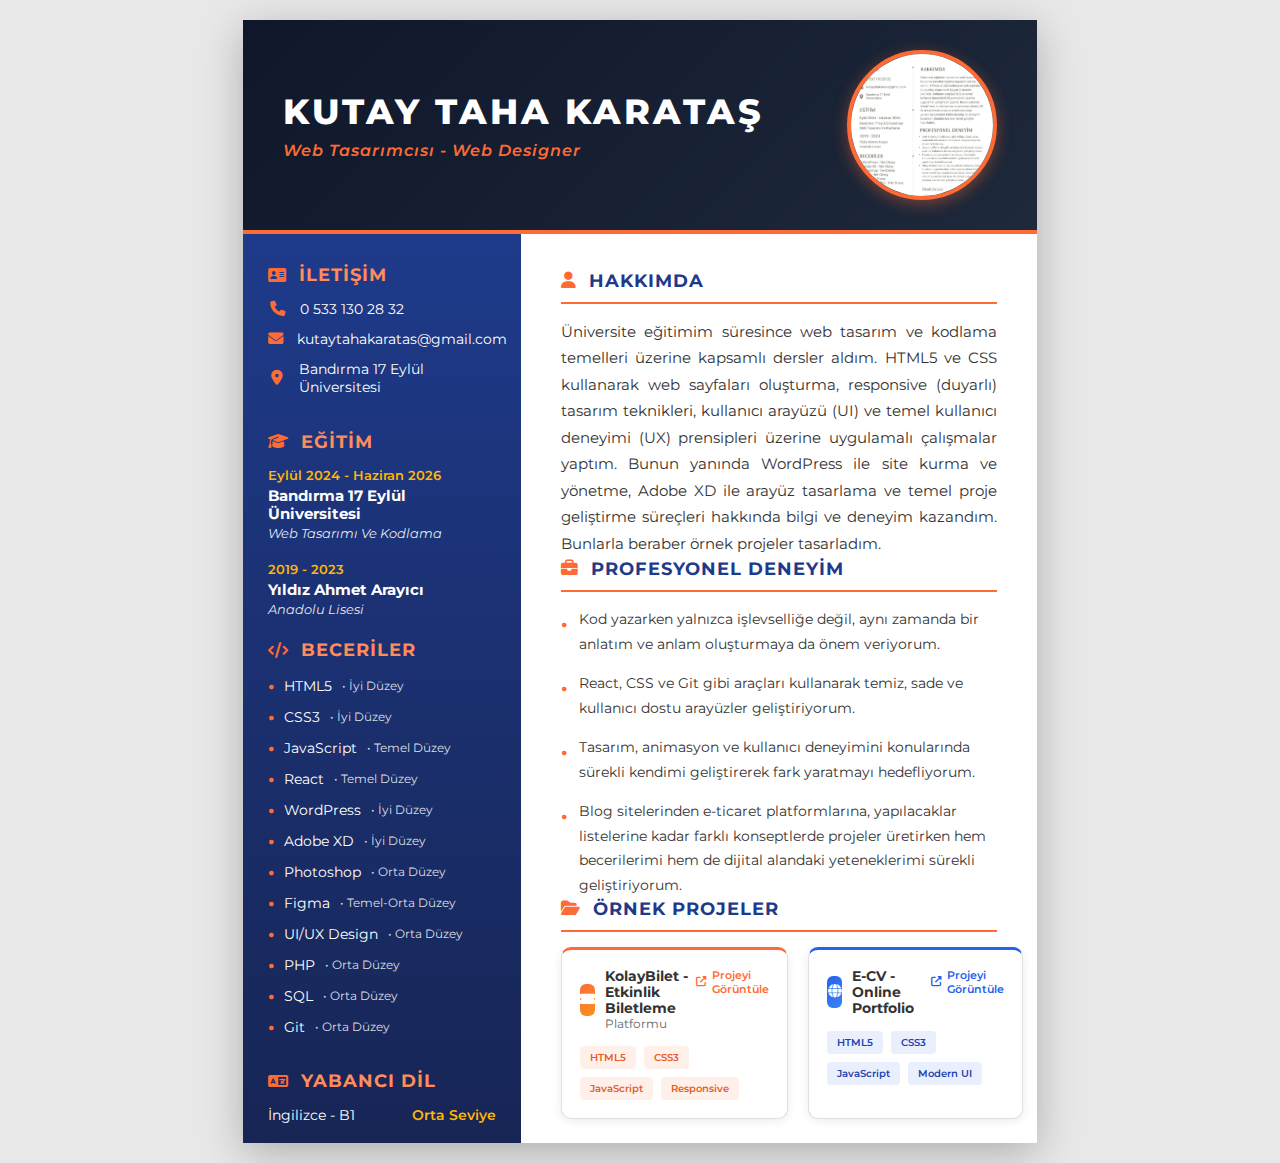
<file: a4-cv.html>
<!DOCTYPE html>
<html lang="tr">
    <head>
        <meta charset="UTF-8">
        <meta name="viewport" content="width=device-width, initial-scale=1.0">
        <title>Kutay Taha Karataş - CV</title>
        <link rel="stylesheet" href="https://cdnjs.cloudflare.com/ajax/libs/font-awesome/6.4.0/css/all.min.css">
        <link href="https://fonts.googleapis.com/css2?family=Montserrat:wght@400;500;600;700;800&display=swap" rel="stylesheet">
        <style>
            * {
                margin: 0;
                padding: 0;
                box-sizing: border-box;
            }

            body {
                font-family: 'Montserrat', sans-serif;
                background: #e8e8e8;
                display: flex;
                justify-content: center;
                padding: 20px;
            }

            .cv-container {
                width: 210mm;
                height: 297mm;
                background: #fff;
                display: grid;
                grid-template-columns: 35% 65%;
                grid-template-rows: auto 1fr;
                box-shadow: 0 10px 40px rgba(0, 0, 0, 0.25);
                overflow: hidden;
            }

            /* Header Section */
            .header {
                grid-column: 1 / -1;
                background: linear-gradient(135deg, #0f172a 0%, #1e293b 100%);
                padding: 30px 40px;
                display: flex;
                justify-content: space-between;
                align-items: center;
                border-bottom: 4px solid #ff6b35; /* ORANGE Accent Line */
            }

            .header-content h1 {
                color: #fff;
                font-size: 2.2rem;
                font-weight: 800;
                letter-spacing: 3px;
                margin-bottom: 8px;
            }

            .header-content p {
                color: #ff6b35; /* ORANGE Accent */
                font-size: 1rem;
                font-weight: 600;
                letter-spacing: 1px;
                font-style: italic;
            }

            .profile-photo {
                width: 150px;
                height: 150px;
                border-radius: 50%;
                border: 4px solid #ff6b35; /* ORANGE Accent */
                object-fit: cover;
                object-position: center 60%; /* Shift focus down to move face UP */
                box-shadow: 0 4px 15px rgba(255, 107, 53, 0.4);
            }

            /* Left Sidebar */
            .sidebar {
                background: linear-gradient(180deg, #1e3a8a 0%, #172554 100%); /* Deep Blue */
                padding: 30px 25px;
                color: #fff;
                display: flex;
                flex-direction: column;
                justify-content: space-between;
            }

            .section-title {
                display: flex;
                align-items: center;
                gap: 12px;
                font-size: 1.1rem;
                font-weight: 700;
                margin-bottom: 15px;
                color: #ff8c5a; /* Light Orange */
                text-transform: uppercase;
                letter-spacing: 1px;
            }

            .section-title i {
                font-size: 1rem;
                color: #ff6b35; /* Strong Orange */
            }

            /* Contact Section */
            .contact-item {
                display: flex;
                align-items: center;
                gap: 14px;
                margin-bottom: 12px;
                font-size: 0.9rem;
            }

            .contact-item i {
                width: 18px;
                text-align: center;
                font-size: 0.95rem;
                color: #ff6b35; /* ORANGE */
            }

            /* Education Section */
            .education-item {
                margin-bottom: 20px;
            }

            .education-item:last-child {
                margin-bottom: 0;
            }

            .education-date {
                color: #ffb703; /* Yellow-Orange for dates */
                font-size: 0.82rem;
                font-weight: 600;
                margin-bottom: 4px;
            }

            .education-school {
                font-size: 0.92rem;
                font-weight: 700;
                margin-bottom: 2px;
            }

            .education-degree {
                font-size: 0.82rem;
                color: rgba(255, 255, 255, 0.9);
                font-style: italic;
            }

            /* Skills Section */
            .skill-item {
                display: flex;
                align-items: center;
                gap: 10px;
                font-size: 0.85rem;
                margin-bottom: 10px;
            }

            .skill-item::before {
                content: "•";
                color: #ff6b35; /* ORANGE */
                font-weight: bold;
                font-size: 1.1rem;
            }

            .skill-level {
                color: rgba(255, 255, 255, 0.85);
                font-size: 0.75rem;
            }

            /* Language Section */
            .language-item {
                display: flex;
                justify-content: space-between;
                align-items: center;
                font-size: 0.9rem;
            }

            .language-level {
                color: #ffb703; /* Yellow-Orange */
                font-size: 0.85rem;
                font-weight: 600;
            }

            /* Main Content */
            .main-content {
                padding: 35px 40px;
                background: #fff;
                display: flex;
                flex-direction: column;
                justify-content: space-between;
            }

            .main-section-title {
                display: flex;
                align-items: center;
                gap: 12px;
                font-size: 1.15rem;
                font-weight: 700;
                color: #1e3a8a; /* Deep Blue from Sidebar */
                margin-bottom: 15px;
                padding-bottom: 10px;
                border-bottom: 2px solid #ff6b35; /* ORANGE Line */
                text-transform: uppercase;
                letter-spacing: 1px;
            }

            .main-section-title i {
                font-size: 1.05rem;
                color: #ff6b35; /* ORANGE Icon */
            }

            /* About Section */
            .about-text {
                font-size: 0.92rem;
                line-height: 1.8;
                color: #333;
                text-align: justify;
            }

            /* Experience Section */
            .experience-item {
                display: flex;
                align-items: flex-start;
                gap: 12px;
                margin-bottom: 15px;
                font-size: 0.9rem;
                line-height: 1.7;
                color: #333;
            }

            .experience-item:last-child {
                margin-bottom: 0;
            }

            .experience-item::before {
                content: "•";
                color: #ff6b35; /* ORANGE Bullet */
                font-weight: bold;
                margin-top: 2px;
                font-size: 1.1rem;
            }

            /* Projects Section */
            .projects-grid {
                display: grid;
                grid-template-columns: 1fr 1fr;
                gap: 20px;
            }

            .project-card {
                background: #fff;
                border-radius: 10px;
                padding: 18px;
                box-shadow: 0 2px 10px rgba(0, 0, 0, 0.08);
                border: 1px solid #e0e0e0;
                border-top: 3px solid #ff6b35; /* Orange accent on top */
            }

            /* KolayBilet Specifics - Orange Theme */
            .project-kolaybilet {
                border-top-color: #ff6b35;
            }
            .project-kolaybilet .project-icon {
                background: linear-gradient(135deg, #ff6b35, #f7931e);
            }
            .project-kolaybilet .project-link {
                color: #ff6b35;
            }
            .project-kolaybilet .project-tag {
                background: rgba(255, 107, 53, 0.1);
                color: #e85a24;
            }

            /* E-CV Specifics - Blue Theme */
            .project-ecv {
                border-top-color: #2563eb; /* Blue */
            }
            .project-ecv .project-icon {
                background: linear-gradient(135deg, #2563eb, #3b82f6);
            }
            .project-ecv .project-link {
                color: #2563eb;
            }
            .project-ecv .project-tag {
                background: rgba(37, 99, 235, 0.1);
                color: #1e40af;
            }

            .project-header {
                display: flex;
                justify-content: space-between;
                align-items: flex-start;
                margin-bottom: 15px;
            }

            .project-info {
                display: flex;
                align-items: center;
                gap: 10px;
            }

            .project-icon {
                width: 32px;
                height: 32px;
                background: linear-gradient(135deg, #ff6b35, #f7931e); /* Orange Gradient */
                border-radius: 6px;
                display: flex;
                align-items: center;
                justify-content: center;
                color: #fff;
                font-size: 0.85rem;
            }

            .project-title {
                font-size: 0.85rem;
                font-weight: 700;
                color: #333;
            }

            .project-subtitle {
                font-size: 0.75rem;
                color: #666;
            }

            .project-link {
                display: flex;
                align-items: center;
                gap: 6px;
                font-size: 0.7rem;
                color: #1e3a8a; /* Deep Blue Link */
                text-decoration: none;
                font-weight: 600;
            }

            .project-link:hover {
                color: #ff6b35; /* Orange Hover */
            }

            .project-link i {
                font-size: 0.65rem;
            }

            .project-tags {
                display: flex;
                flex-wrap: wrap;
                gap: 8px;
            }

            .project-tag {
                background: rgba(30, 58, 138, 0.08); /* Light Blue bg */
                color: #1e3a8a; /* Deep Blue text */
                padding: 5px 10px;
                border-radius: 4px;
                font-size: 0.65rem;
                font-weight: 600;
            }

            /* Print Styles */
            @media print {
                html,
                body {
                    width: 210mm;
                    height: 297mm;
                    margin: 0;
                    padding: 0;
                    background: #fff;
                    -webkit-print-color-adjust: exact;
                    print-color-adjust: exact;
                }

                body {
                    display: block; /* Disable flex centering for print */
                }

                .cv-container {
                    box-shadow: none;
                    width: 100%;
                    height: 100%;
                    margin: 0;
                    padding: 0;
                    border: none;
                    display: grid; /* Keep grid layout */
                    overflow: hidden;
                }

                * {
                    -webkit-print-color-adjust: exact;
                    print-color-adjust: exact;
                }
            }

            @page {
                size: A4;
                margin: 0;
            }
        </style>
    </head>
    <body>
        <div
            class="cv-container">
            <!-- Header -->
            <header class="header">
                <div class="header-content">
                    <h1>KUTAY TAHA KARATAŞ</h1>
                    <p>Web Tasarımcısı - Web Designer</p>
                </div>
                <img src="profile.jpg" alt="Kutay Taha Karataş" class="profile-photo">
            </header>

            <!-- Left Sidebar -->
            <aside
                class="sidebar">
                <!-- İletişim -->
                <div class="section">
                    <h2 class="section-title">
                        <i class="fas fa-address-card"></i>
                        İLETİŞİM
                    </h2>
                    <div class="contact-item">
                        <i class="fas fa-phone"></i>
                        <span>0 533 130 28 32</span>
                    </div>
                    <div class="contact-item">
                        <i class="fas fa-envelope"></i>
                        <span>kutaytahakaratas@gmail.com</span>
                    </div>
                    <div class="contact-item">
                        <i class="fas fa-map-marker-alt"></i>
                        <span>Bandırma 17 Eylül Üniversitesi</span>
                    </div>
                </div>

                <!-- Eğitim -->
                <div class="section">
                    <h2 class="section-title">
                        <i class="fas fa-graduation-cap"></i>
                        EĞİTİM
                    </h2>
                    <div class="education-item">
                        <div class="education-date">Eylül 2024 - Haziran 2026</div>
                        <div class="education-school">Bandırma 17 Eylül Üniversitesi</div>
                        <div class="education-degree">Web Tasarımı Ve Kodlama</div>
                    </div>
                    <div class="education-item">
                        <div class="education-date">2019 - 2023</div>
                        <div class="education-school">Yıldız Ahmet Arayıcı</div>
                        <div class="education-degree">Anadolu Lisesi</div>
                    </div>
                </div>

                <!-- Beceriler -->
                <div class="section">
                    <h2 class="section-title">
                        <i class="fas fa-code"></i>
                        BECERİLER
                    </h2>
                    <div class="skill-item">HTML5
                        <span class="skill-level">• İyi Düzey</span>
                    </div>
                    <div class="skill-item">CSS3
                        <span class="skill-level">• İyi Düzey</span>
                    </div>
                    <div class="skill-item">JavaScript
                        <span class="skill-level">• Temel Düzey</span>
                    </div>
                    <div class="skill-item">React
                        <span class="skill-level">• Temel Düzey</span>
                    </div>
                    <div class="skill-item">WordPress
                        <span class="skill-level">• İyi Düzey</span>
                    </div>
                    <div class="skill-item">Adobe XD
                        <span class="skill-level">• İyi Düzey</span>
                    </div>
                    <div class="skill-item">Photoshop
                        <span class="skill-level">• Orta Düzey</span>
                    </div>
                    <div class="skill-item">Figma
                        <span class="skill-level">• Temel-Orta Düzey</span>
                    </div>
                    <div class="skill-item">UI/UX Design
                        <span class="skill-level">• Orta Düzey</span>
                    </div>
                    <div class="skill-item">PHP
                        <span class="skill-level">• Orta Düzey</span>
                    </div>
                    <div class="skill-item">SQL
                        <span class="skill-level">• Orta Düzey</span>
                    </div>
                    <div class="skill-item">Git
                        <span class="skill-level">• Orta Düzey</span>
                    </div>
                </div>

                <!-- Yabancı Dil -->
                <div class="section">
                    <h2 class="section-title">
                        <i class="fas fa-language"></i>
                        YABANCI DİL
                    </h2>
                    <div class="language-item">
                        <span>İngilizce - B1</span>
                        <span class="language-level">Orta Seviye</span>
                    </div>
                </div>
            </aside>

            <!-- Main Content -->
            <main
                class="main-content">
                <!-- Hakkımda -->
                <div class="main-section">
                    <h2 class="main-section-title">
                        <i class="fas fa-user"></i>
                        HAKKIMDA
                    </h2>
                    <p class="about-text">
                        Üniversite eğitimim süresince web tasarım ve kodlama temelleri üzerine kapsamlı dersler aldım. HTML5 ve CSS kullanarak web sayfaları oluşturma, responsive (duyarlı) tasarım teknikleri, kullanıcı arayüzü (UI) ve temel kullanıcı deneyimi (UX) prensipleri üzerine uygulamalı çalışmalar yaptım. Bunun yanında WordPress ile site kurma ve yönetme, Adobe XD ile arayüz tasarlama ve temel proje geliştirme süreçleri hakkında bilgi ve deneyim kazandım. Bunlarla beraber örnek projeler tasarladım.
                    </p>
                </div>

                <!-- Profesyonel Deneyim -->
                <div class="main-section">
                    <h2 class="main-section-title">
                        <i class="fas fa-briefcase"></i>
                        PROFESYONEL DENEYİM
                    </h2>
                    <div class="experience-item">
                        Kod yazarken yalnızca işlevselliğe değil, aynı zamanda bir anlatım ve anlam oluşturmaya da önem veriyorum.
                    </div>
                    <div class="experience-item">
                        React, CSS ve Git gibi araçları kullanarak temiz, sade ve kullanıcı dostu arayüzler geliştiriyorum.
                    </div>
                    <div class="experience-item">
                        Tasarım, animasyon ve kullanıcı deneyimini konularında sürekli kendimi geliştirerek fark yaratmayı hedefliyorum.
                    </div>
                    <div class="experience-item">
                        Blog sitelerinden e-ticaret platformlarına, yapılacaklar listelerine kadar farklı konseptlerde projeler üretirken hem becerilerimi hem de dijital alandaki yeteneklerimi sürekli geliştiriyorum.
                    </div>
                </div>

                <!-- Örnek Projeler -->
                <div class="main-section">
                    <h2 class="main-section-title">
                        <i class="fas fa-folder-open"></i>
                        ÖRNEK PROJELER
                    </h2>
                    <div class="projects-grid">
                        <div class="project-card project-kolaybilet">
                            <div class="project-header">
                                <div>
                                    <div class="project-info">
                                        <div class="project-icon">
                                            <i class="fas fa-ticket-alt"></i>
                                        </div>
                                        <div>
                                            <div class="project-title">KolayBilet - Etkinlik Biletleme</div>
                                            <div class="project-subtitle">Platformu</div>
                                        </div>
                                    </div>
                                </div>
                                <a href="https://cv-8auw.vercel.app/" class="project-link" target="_blank">
                                    <i class="fas fa-external-link-alt"></i>
                                    Projeyi Görüntüle
                                </a>
                            </div>
                            <div class="project-tags">
                                <span class="project-tag">HTML5</span>
                                <span class="project-tag">CSS3</span>
                                <span class="project-tag">JavaScript</span>
                                <span class="project-tag">Responsive</span>
                            </div>
                        </div>

                        <div class="project-card project-ecv">
                            <div class="project-header">
                                <div>
                                    <div class="project-info">
                                        <div class="project-icon">
                                            <i class="fas fa-globe"></i>
                                        </div>
                                        <div>
                                            <div class="project-title">E-CV - Online Portfolio</div>
                                            <div class="project-subtitle"></div>
                                        </div>
                                    </div>
                                </div>
                                <a href="https://dainty-sunshine-8656eb.netlify.app/" class="project-link" target="_blank">
                                    <i class="fas fa-external-link-alt"></i>
                                    Projeyi Görüntüle
                                </a>
                            </div>
                            <div class="project-tags">
                                <span class="project-tag">HTML5</span>
                                <span class="project-tag">CSS3</span>
                                <span class="project-tag">JavaScript</span>
                                <span class="project-tag">Modern UI</span>
                            </div>
                        </div>
                    </div>
                </div>
            </main>
        </div>
    </body>
</html>
</file>
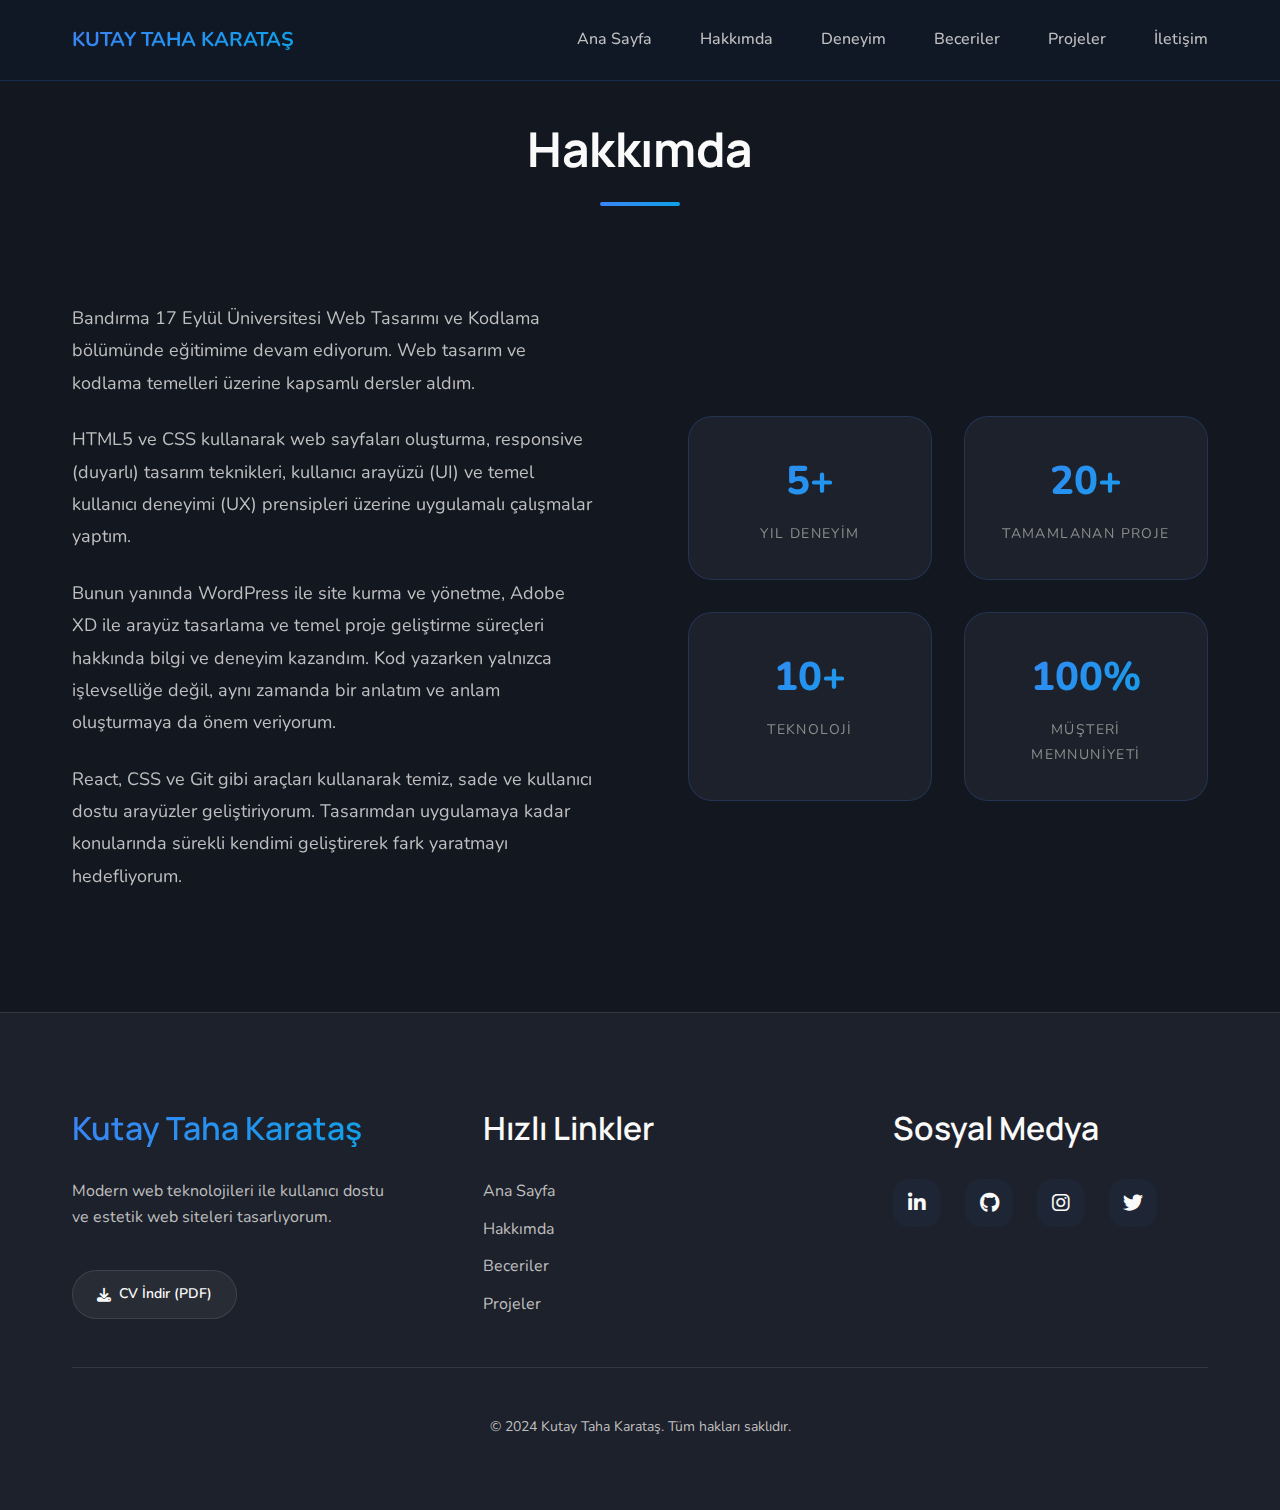
<file: about.html>
<!DOCTYPE html>
<html lang="tr">

    <head>
        <meta charset="UTF-8">
        <meta name="viewport" content="width=device-width, initial-scale=1.0">
        <meta name="description" content="Kutay Taha Karataş - Web Tasarımcı ve Frontend Developer. Hakkımda ve eğitim geçmişim.">
        <meta name="keywords" content="web tasarımcı, frontend developer, HTML, CSS, JavaScript, React, portfolio, hakkımda">
        <meta
        name="author" content="Kutay Taha Karataş">

        <!-- Open Graph Meta Tags -->
        <meta property="og:title" content="Kutay Taha Karataş - Hakkımda">
        <meta property="og:description" content="Modern web teknolojileri ile profesyonel web siteleri geliştiriyorum.">
        <meta property="og:type" content="website">

        <title>Hakkımda - Kutay Taha Karataş</title>

        <!-- Favicon -->
        <link rel="icon" type="image/svg+xml" href="favicon.svg">
        <link rel="alternate icon" type="image/png" href="favicon.png">
        <link
        rel="apple-touch-icon" href="favicon.png">

        <!-- Stylesheet -->
        <link
        rel="stylesheet" href="style.css">

        <!-- Font Awesome for Icons -->
        <link rel="stylesheet" href="https://cdnjs.cloudflare.com/ajax/libs/font-awesome/6.4.0/css/all.min.css">
    </head>

    <body>
        <!-- Navigation -->
        <nav class="navbar" id="navbar">
            <div class="container">
                <a href="index.html" class="navbar-brand">KUTAY TAHA KARATAŞ</a>
                <ul class="navbar-menu" id="navbarMenu">
                    <li>
                        <a href="index.html">Ana Sayfa</a>
                    </li>
                    <li>
                        <a href="about.html" class="active">Hakkımda</a>
                    </li>
                    <li>
                        <a href="experience.html">Deneyim</a>
                    </li>
                    <li>
                        <a href="skills.html">Beceriler</a>
                    </li>
                    <li>
                        <a href="projects.html">Projeler</a>
                    </li>
                    <li>
                        <a href="contact.html">İletişim</a>
                    </li>
                </ul>
                <button class="mobile-menu-toggle" id="mobileMenuToggle">
                    <i class="fas fa-bars"></i>
                </button>
            </div>
        </nav>

        <!-- About Section -->
        <section class="about section" id="about" style="padding-top: 120px;">
            <div class="container">
                <h2 class="section-title reveal">Hakkımda</h2>
                <div class="about-content">
                    <div class="about-text reveal">
                        <p>
                            Bandırma 17 Eylül Üniversitesi Web Tasarımı ve Kodlama bölümünde eğitimime devam ediyorum.
                                                    Web tasarım ve kodlama temelleri üzerine kapsamlı dersler aldım.
                        </p>
                        <p>
                            HTML5 ve CSS kullanarak web sayfaları oluşturma, responsive (duyarlı) tasarım teknikleri,
                                                    kullanıcı arayüzü (UI) ve temel kullanıcı deneyimi (UX) prensipleri üzerine uygulamalı
                                                    çalışmalar yaptım.
                        </p>
                        <p>
                            Bunun yanında WordPress ile site kurma ve yönetme, Adobe XD ile arayüz tasarlama ve temel
                                                    proje geliştirme süreçleri hakkında bilgi ve deneyim kazandım. Kod yazarken yalnızca
                                                    işlevselliğe
                                                    değil, aynı zamanda bir anlatım ve anlam oluşturmaya da önem veriyorum.
                        </p>
                        <p>
                            React, CSS ve Git gibi araçları kullanarak temiz, sade ve kullanıcı dostu arayüzler
                                                    geliştiriyorum.
                                                    Tasarımdan uygulamaya kadar konularında sürekli kendimi geliştirerek fark yaratmayı
                                                    hedefliyorum.
                        </p>
                    </div>
                    <div class="about-stats reveal">
                        <div class="stat-card card">
                            <span class="stat-number">5+</span>
                            <span class="stat-label">Yıl Deneyim</span>
                        </div>
                        <div class="stat-card card">
                            <span class="stat-number">20+</span>
                            <span class="stat-label">Tamamlanan Proje</span>
                        </div>
                        <div class="stat-card card">
                            <span class="stat-number">10+</span>
                            <span class="stat-label">Teknoloji</span>
                        </div>
                        <div class="stat-card card">
                            <span class="stat-number">100%</span>
                            <span class="stat-label">Müşteri Memnuniyeti</span>
                        </div>
                    </div>
                </div>
            </div>
        </section>

        <!-- Footer -->
        <footer class="footer">
            <div class="container">
                <div class="footer-content">
                    <div class="footer-section">
                        <h3 class="gradient-text">Kutay Taha Karataş</h3>
                        <p>
                            Modern web teknolojileri ile kullanıcı dostu ve estetik web siteleri tasarlıyorum.
                        </p>
                        <a href="Bej Profesyonel Yazılım Mühendisi Özgeçmiş.pdf" download="Kutay_Taha_Karatas_CV.pdf" class="btn-download">
                            <i class="fas fa-download"></i>
                            CV İndir (PDF)</a>
                    </div>
                    <div class="footer-section">
                        <h3>Hızlı Linkler</h3>
                        <ul class="footer-links">
                            <li>
                                <a href="index.html">Ana Sayfa</a>
                            </li>
                            <li>
                                <a href="about.html">Hakkımda</a>
                            </li>
                            <li>
                                <a href="skills.html">Beceriler</a>
                            </li>
                            <li>
                                <a href="projects.html">Projeler</a>
                            </li>
                        </ul>
                    </div>
                    <div class="footer-section">
                        <h3>Sosyal Medya</h3>
                        <div class="social-links">
                            <a href="#" class="social-link" aria-label="LinkedIn">
                                <i class="fab fa-linkedin-in"></i>
                            </a>
                            <a href="https://github.com/kutaytahakaratas" class="social-link" aria-label="GitHub" target="_blank">
                                <i class="fab fa-github"></i>
                            </a>
                            <a href="#" class="social-link" aria-label="Instagram">
                                <i class="fab fa-instagram"></i>
                            </a>
                            <a href="#" class="social-link" aria-label="Twitter">
                                <i class="fab fa-twitter"></i>
                            </a>
                        </div>
                    </div>
                </div>
                <div class="footer-bottom">
                    <p>&copy; 2024 Kutay Taha Karataş. Tüm hakları saklıdır.</p>
                </div>
            </div>
        </footer>

        <!-- JavaScript -->
        <script src="script.js"></script>
    </body>

</html>
</file>
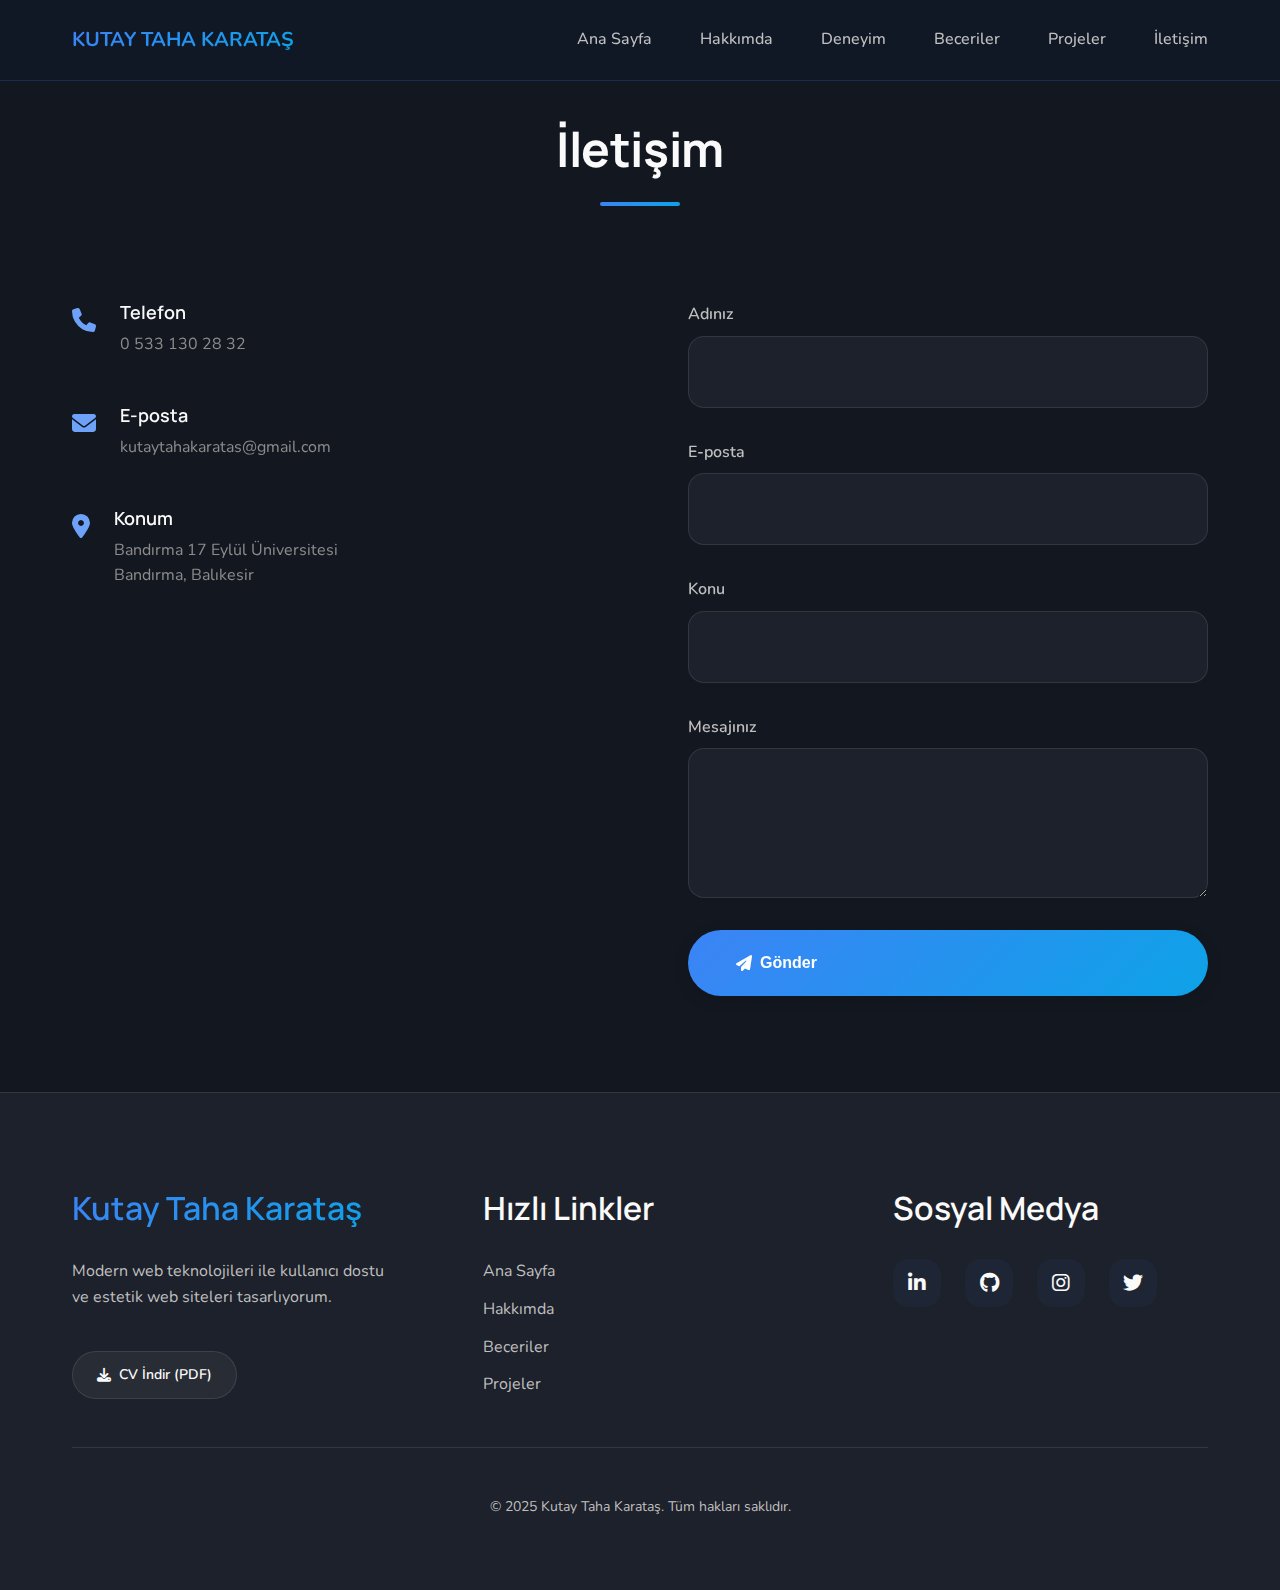
<file: contact.html>
<!DOCTYPE html>
<html lang="tr">

    <head>
        <meta charset="UTF-8">
        <meta name="viewport" content="width=device-width, initial-scale=1.0">
        <meta name="description" content="Kutay Taha Karataş - İletişim. Benimle iletişime geçin.">
        <meta name="keywords" content="web tasarımcı, frontend developer, iletişim, contact, email">
        <meta
        name="author" content="Kutay Taha Karataş">

        <!-- Open Graph Meta Tags -->
        <meta property="og:title" content="Kutay Taha Karataş - İletişim">
        <meta property="og:description" content="Projeleriniz için benimle iletişime geçin.">
        <meta property="og:type" content="website">

        <title>İletişim - Kutay Taha Karataş</title>

        <!-- Favicon -->
        <link rel="icon" type="image/svg+xml" href="favicon.svg">
        <link rel="alternate icon" type="image/png" href="favicon.png">
        <link
        rel="apple-touch-icon" href="favicon.png">

        <!-- Stylesheet -->
        <link
        rel="stylesheet" href="style.css">

        <!-- Font Awesome for Icons -->
        <link rel="stylesheet" href="https://cdnjs.cloudflare.com/ajax/libs/font-awesome/6.4.0/css/all.min.css">
    </head>

    <body>
        <!-- Navigation -->
        <nav class="navbar" id="navbar">
            <div class="container">
                <a href="index.html" class="navbar-brand">KUTAY TAHA KARATAŞ</a>
                <ul class="navbar-menu" id="navbarMenu">
                    <li>
                        <a href="index.html">Ana Sayfa</a>
                    </li>
                    <li>
                        <a href="about.html">Hakkımda</a>
                    </li>
                    <li>
                        <a href="experience.html">Deneyim</a>
                    </li>
                    <li>
                        <a href="skills.html">Beceriler</a>
                    </li>
                    <li>
                        <a href="projects.html">Projeler</a>
                    </li>
                    <li>
                        <a href="contact.html" class="active">İletişim</a>
                    </li>
                </ul>
                <button class="mobile-menu-toggle" id="mobileMenuToggle">
                    <i class="fas fa-bars"></i>
                </button>
            </div>
        </nav>

        <!-- Contact Section -->
        <section class="contact section" id="contact" style="padding-top: 120px;">
            <div class="container">
                <h2 class="section-title reveal">İletişim</h2>
                <div class="contact-content">
                    <div class="contact-info">
                        <div class="contact-item reveal">
                            <div class="contact-icon">
                                <i class="fas fa-phone"></i>
                            </div>
                            <div class="contact-details">
                                <h3>Telefon</h3>
                                <p>0 533 130 28 32</p>
                            </div>
                        </div>
                        <div class="contact-item reveal">
                            <div class="contact-icon">
                                <i class="fas fa-envelope"></i>
                            </div>
                            <div class="contact-details">
                                <h3>E-posta</h3>
                                <p>kutaytahakaratas@gmail.com</p>
                            </div>
                        </div>
                        <div class="contact-item reveal">
                            <div class="contact-icon">
                                <i class="fas fa-map-marker-alt"></i>
                            </div>
                            <div class="contact-details">
                                <h3>Konum</h3>
                                <p>Bandırma 17 Eylül Üniversitesi<br>Bandırma, Balıkesir</p>
                            </div>
                        </div>
                    </div>
                    <form class="contact-form reveal" id="contactForm">
                        <div class="form-group">
                            <label for="name">Adınız</label>
                            <input type="text" id="name" name="name" required>
                        </div>
                        <div class="form-group">
                            <label for="email">E-posta</label>
                            <input type="email" id="email" name="email" required>
                        </div>
                        <div class="form-group">
                            <label for="subject">Konu</label>
                            <input type="text" id="subject" name="subject" required>
                        </div>
                        <div class="form-group">
                            <label for="message">Mesajınız</label>
                            <textarea id="message" name="message" required></textarea>
                        </div>
                        <button type="submit" class="btn btn-primary">
                            <i class="fas fa-paper-plane"></i>
                            Gönder
                        </button>
                    </form>
                </div>
            </div>
        </section>

        <!-- Footer -->
        <footer class="footer">
            <div class="container">
                <div class="footer-content">
                    <div class="footer-section">
                        <h3 class="gradient-text">Kutay Taha Karataş</h3>
                        <p>
                            Modern web teknolojileri ile kullanıcı dostu ve estetik web siteleri tasarlıyorum.
                        </p>
                        <a href="Bej Profesyonel Yazılım Mühendisi Özgeçmiş.pdf" download="Kutay_Taha_Karatas_CV.pdf" class="btn-download">
                            <i class="fas fa-download"></i>
                            CV İndir (PDF)</a>
                    </div>
                    <div class="footer-section">
                        <h3>Hızlı Linkler</h3>
                        <ul class="footer-links">
                            <li>
                                <a href="index.html">Ana Sayfa</a>
                            </li>
                            <li>
                                <a href="about.html">Hakkımda</a>
                            </li>
                            <li>
                                <a href="skills.html">Beceriler</a>
                            </li>
                            <li>
                                <a href="projects.html">Projeler</a>
                            </li>
                        </ul>
                    </div>
                    <div class="footer-section">
                        <h3>Sosyal Medya</h3>
                        <div class="social-links">
                            <a href="#" class="social-link" aria-label="LinkedIn">
                                <i class="fab fa-linkedin-in"></i>
                            </a>
                            <a href="https://github.com/kutaytahakaratas" class="social-link" aria-label="GitHub" target="_blank">
                                <i class="fab fa-github"></i>
                            </a>
                            <a href="#" class="social-link" aria-label="Instagram">
                                <i class="fab fa-instagram"></i>
                            </a>
                            <a href="#" class="social-link" aria-label="Twitter">
                                <i class="fab fa-twitter"></i>
                            </a>
                        </div>
                    </div>
                </div>
                <div class="footer-bottom">
                    <p>&copy; 2025 Kutay Taha Karataş. Tüm hakları saklıdır.</p>
                </div>
            </div>
        </footer>

        <!-- JavaScript -->
        <script src="script.js"></script>
    </body>

</html>
</file>
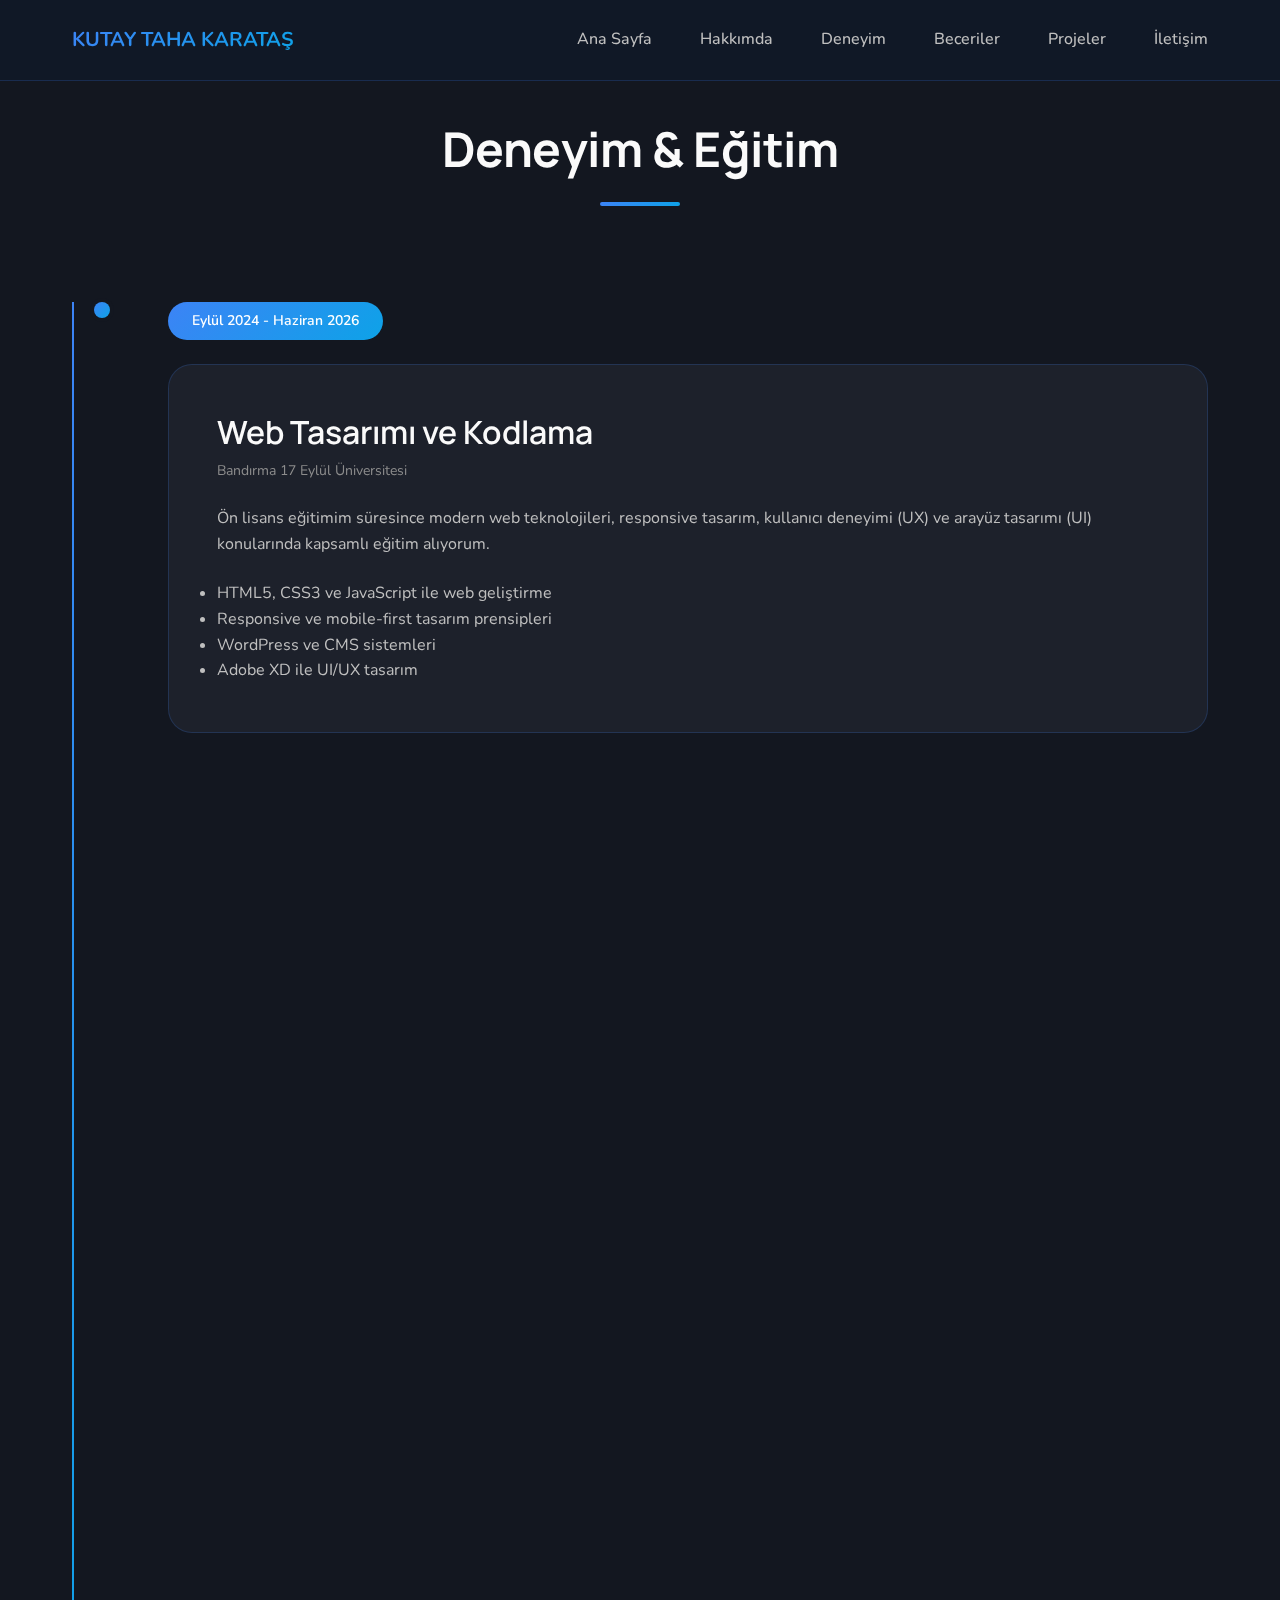
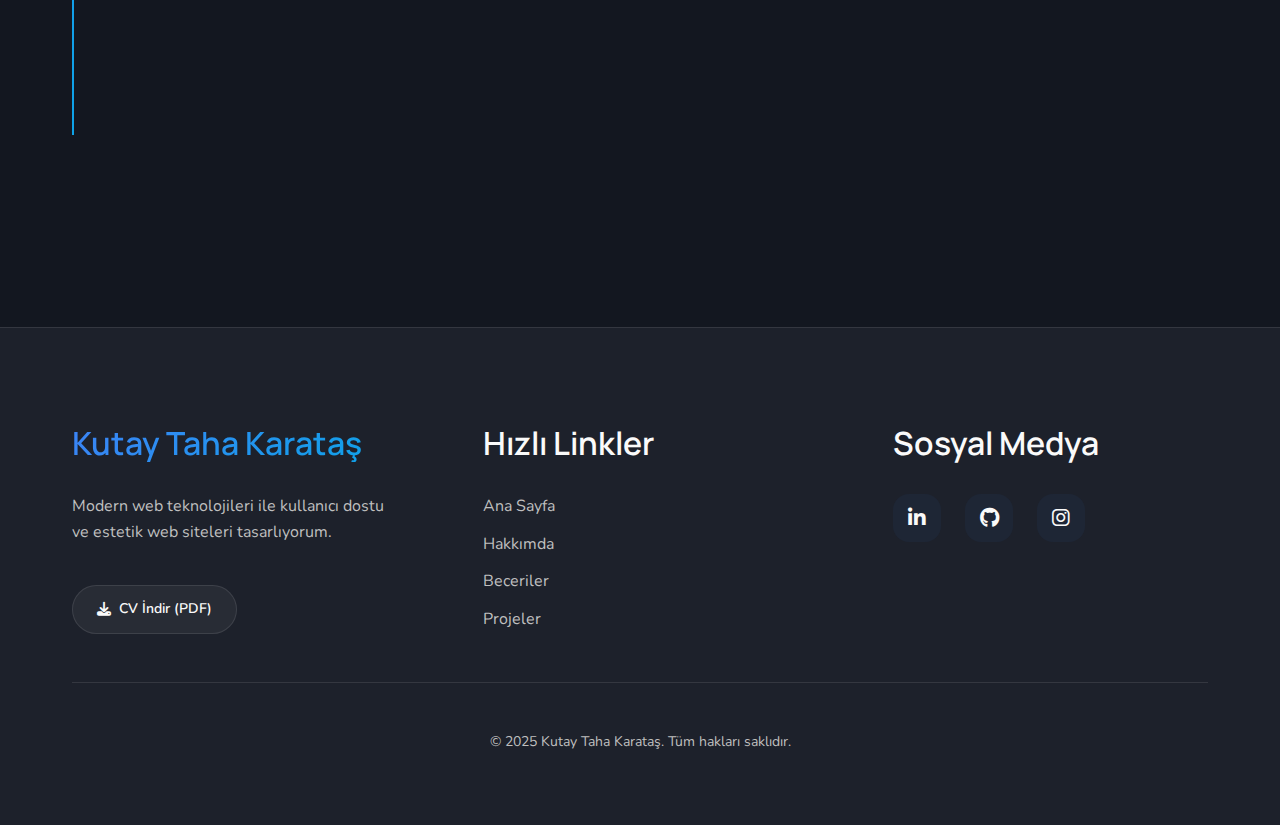
<file: experience.html>
<!DOCTYPE html>
<html lang="tr">

    <head>
        <meta charset="UTF-8">
        <meta name="viewport" content="width=device-width, initial-scale=1.0">
        <meta name="description" content="Kutay Taha Karataş - Deneyim ve Eğitim Geçmişi.">
        <meta name="keywords" content="web tasarımcı, frontend developer, deneyim, eğitim, portfolio">
        <meta
        name="author" content="Kutay Taha Karataş">

        <!-- Open Graph Meta Tags -->
        <meta property="og:title" content="Kutay Taha Karataş - Deneyim">
        <meta property="og:description" content="Profesyonel deneyimim ve eğitim geçmişim.">
        <meta property="og:type" content="website">

        <title>Deneyim - Kutay Taha Karataş</title>

        <!-- Favicon -->
        <link rel="icon" type="image/svg+xml" href="favicon.svg">
        <link rel="alternate icon" type="image/png" href="favicon.png">
        <link
        rel="apple-touch-icon" href="favicon.png">

        <!-- Stylesheet -->
        <link
        rel="stylesheet" href="style.css">

        <!-- Font Awesome for Icons -->
        <link rel="stylesheet" href="https://cdnjs.cloudflare.com/ajax/libs/font-awesome/6.4.0/css/all.min.css">
    </head>

    <body>
        <!-- Navigation -->
        <nav class="navbar" id="navbar">
            <div class="container">
                <a href="index.html" class="navbar-brand">KUTAY TAHA KARATAŞ</a>
                <ul class="navbar-menu" id="navbarMenu">
                    <li>
                        <a href="index.html">Ana Sayfa</a>
                    </li>
                    <li>
                        <a href="about.html">Hakkımda</a>
                    </li>
                    <li>
                        <a href="experience.html" class="active">Deneyim</a>
                    </li>
                    <li>
                        <a href="skills.html">Beceriler</a>
                    </li>
                    <li>
                        <a href="projects.html">Projeler</a>
                    </li>
                    <li>
                        <a href="contact.html">İletişim</a>
                    </li>
                </ul>
                <button class="mobile-menu-toggle" id="mobileMenuToggle">
                    <i class="fas fa-bars"></i>
                </button>
            </div>
        </nav>

        <!-- Experience Section -->
        <section class="experience section" id="experience" style="padding-top: 120px;">
            <div class="container">
                <h2 class="section-title reveal">Deneyim & Eğitim</h2>
                <div
                    class="timeline">
                    <!-- Current Education -->
                    <div class="timeline-item reveal">
                        <span class="timeline-date">Eylül 2024 - Haziran 2026</span>
                        <div class="timeline-content card">
                            <h3>Web Tasarımı ve Kodlama</h3>
                            <p class="timeline-subtitle">Bandırma 17 Eylül Üniversitesi</p>
                            <p>
                                Ön lisans eğitimim süresince modern web teknolojileri, responsive tasarım,
                                                                                                                                                                                                                            kullanıcı deneyimi (UX) ve arayüz tasarımı (UI) konularında kapsamlı eğitim alıyorum.
                            </p>
                            <ul style="margin-top: 1rem; color: var(--color-text-secondary);">
                                <li>HTML5, CSS3 ve JavaScript ile web geliştirme</li>
                                <li>Responsive ve mobile-first tasarım prensipleri</li>
                                <li>WordPress ve CMS sistemleri</li>
                                <li>Adobe XD ile UI/UX tasarım</li>
                            </ul>
                        </div>
                    </div>

                    <!-- Previous Education -->
                    <div class="timeline-item reveal">
                        <span class="timeline-date">2019 - 2023</span>
                        <div class="timeline-content card">
                            <h3>Lise Eğitimi</h3>
                            <p class="timeline-subtitle">Yıldız Ahmet Arayıcı Anadolu Lisesi</p>
                            <p>
                                Lise eğitimim boyunca temel bilgisayar bilimleri ve web teknolojilerine olan ilgim başladı.
                                                                                                                                                                                                                            Üniversiteye geldikten sonra daha detaylı araçlar kullanmaya ve aldığım hataların üstüne gitmeye başladım. Kendi çabamla, basit ama kapsama alanı geniş projeler oluşturdum. Stajyer olarak çalışmaya başladığımda kendimi daha da geliştireceğime inanıyor ve mesleğimi severek yapacağımı düşünüyorum..
                            </p>
                        </div>
                    </div>

                    <!-- Freelance Work -->
                    <div class="timeline-item reveal">
                        <span class="timeline-date">2025 - Devam Ediyor</span>
                        <div class="timeline-content card">
                            <h3>Freelance Web Developer</h3>
                            <p class="timeline-subtitle">Serbest Çalışma</p>
                            <p>
                                Küçük ve orta ölçekli işletmeler için web siteleri tasarlıyor ve geliştiriyorum.
                                                                                                                                                                                                                            Müşteri ihtiyaçlarını anlama, proje yönetimi konusunda deneyim
                                                                                                                                                                                                                            kazandım.
                            </p>
                            <ul style="margin-top: 1rem; color: var(--color-text-secondary);">
                                <li>WordPress ve WooCommerce altyapısı kullanılarak yönetilebilir e-ticaret sitelerinin kurulması.</li>
                                <li>Hazır temaların müşteri ihtiyaçlarına göre özelleştirilmesi ve CSS ile görsel düzenlemeler.</li>
                                <li>Müşterilerin kurumsal kimliğine uygun, kullanıcı dostu web sitesi şablonlarının oluşturulması.</li>
                                <li>HTML5, CSS3 ve temel JavaScript kullanılarak statik web sayfalarının dinamik hale getirilmesi.</li>
                            </ul>
                        </div>
                    </div>
                </div>
            </div>
        </section>

        <!-- Footer -->
        <footer class="footer">
            <div class="container">
                <div class="footer-content">
                    <div class="footer-section">
                        <h3 class="gradient-text">Kutay Taha Karataş</h3>
                        <p>
                            Modern web teknolojileri ile kullanıcı dostu ve estetik web siteleri tasarlıyorum.
                        </p>
                        <a href="Bej Profesyonel Yazılım Mühendisi Özgeçmiş.pdf" download="Kutay_Taha_Karatas_CV.pdf" class="btn-download">
                            <i class="fas fa-download"></i>
                            CV İndir (PDF)</a>
                    </div>
                    <div class="footer-section">
                        <h3>Hızlı Linkler</h3>
                        <ul class="footer-links">
                            <li>
                                <a href="index.html">Ana Sayfa</a>
                            </li>
                            <li>
                                <a href="about.html">Hakkımda</a>
                            </li>
                            <li>
                                <a href="skills.html">Beceriler</a>
                            </li>
                            <li>
                                <a href="projects.html">Projeler</a>
                            </li>
                        </ul>
                    </div>
                    <div class="footer-section">
                        <h3>Sosyal Medya</h3>
                        <div class="social-links">
                            <a href="https://www.linkedin.com/in/kutay-taha-karata%C5%9F-9b87a8386/" class="social-link" aria-label="LinkedIn" target="_blank">
                                <i class="fab fa-linkedin-in"></i>
                            </a>
                            <a href="https://github.com/kutaytahakaratas" class="social-link" aria-label="GitHub" target="_blank">
                                <i class="fab fa-github"></i>
                            </a>
                            <a href="https://www.instagram.com/kutaytahakaratas/" class="social-link" aria-label="Instagram" target="_blank">
                                <i class="fab fa-instagram"></i>
                            </a>
                        </div>
                    </div>
                </div>
                <div class="footer-bottom">
                    <p>&copy; 2025 Kutay Taha Karataş. Tüm hakları saklıdır.</p>
                </div>
            </div>
        </footer>

        <!-- JavaScript -->
        <script src="script.js"></script>
    </body>

</html>
</file>
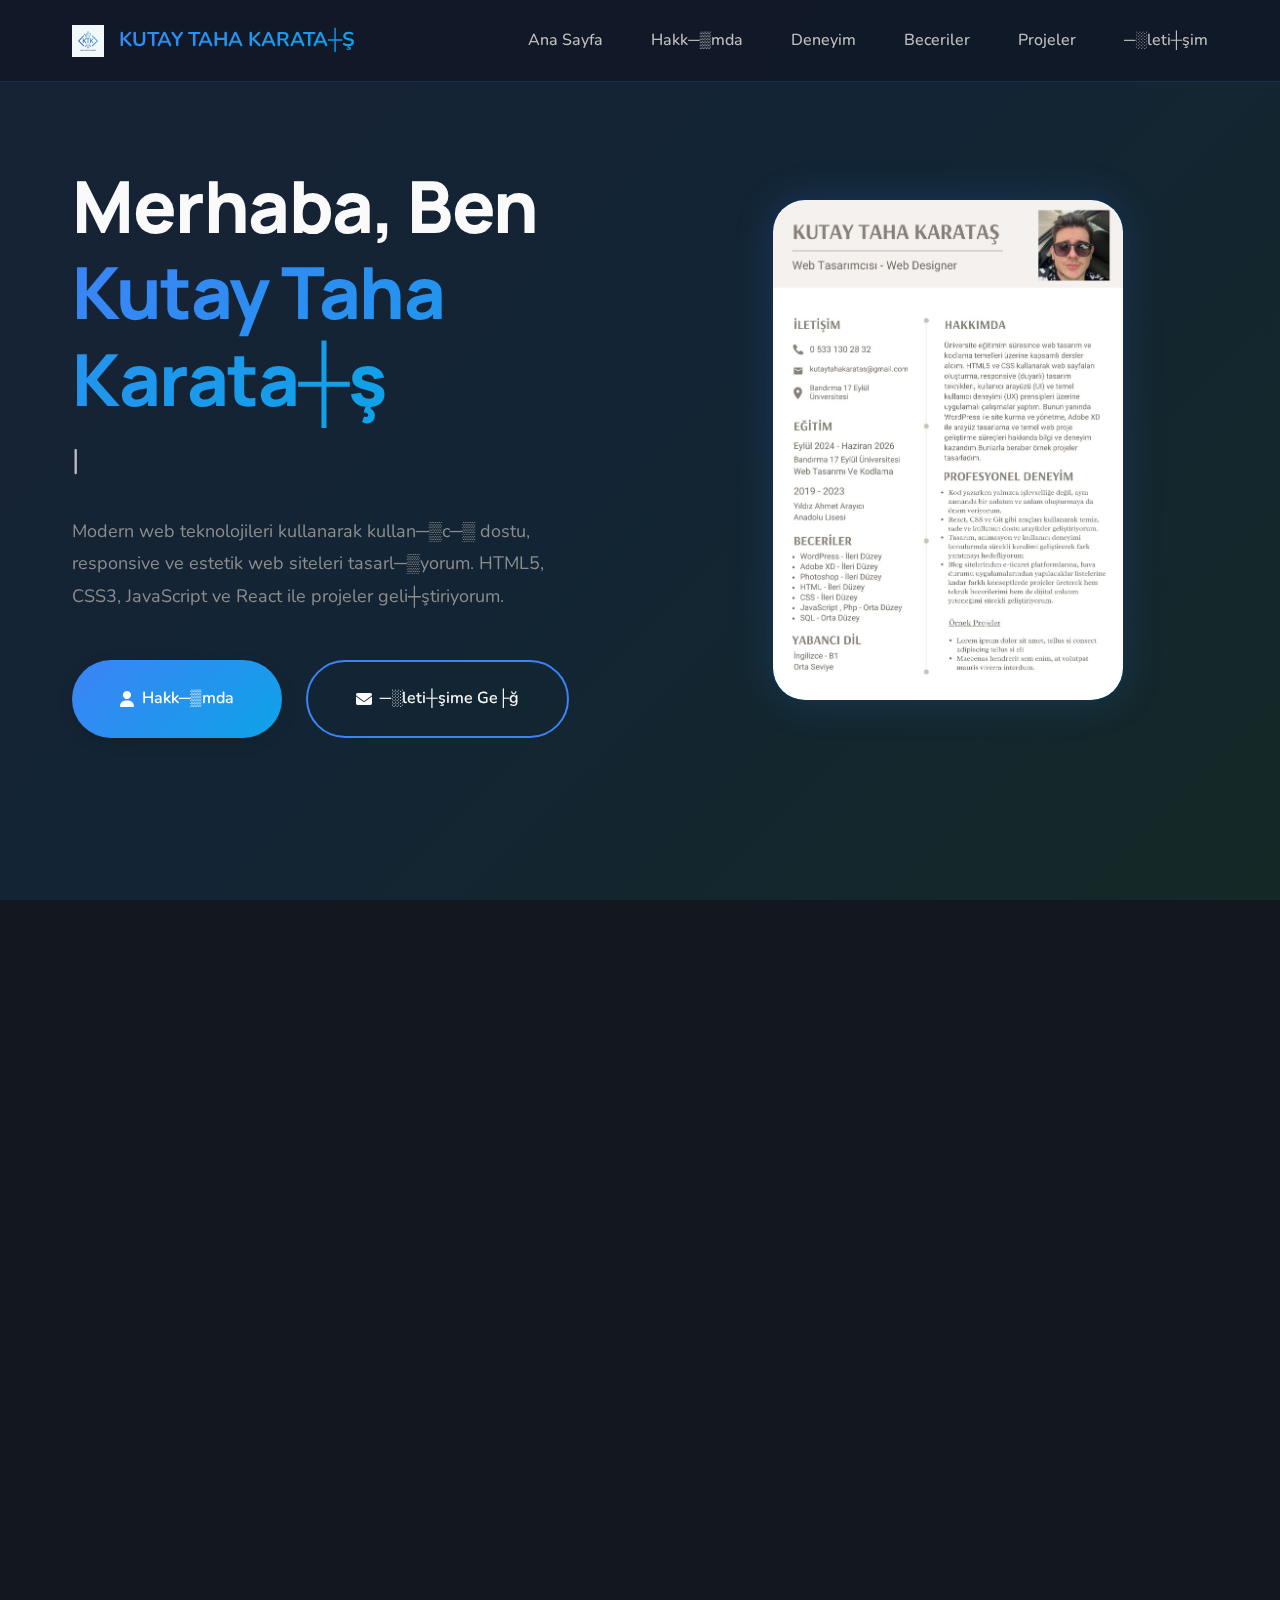
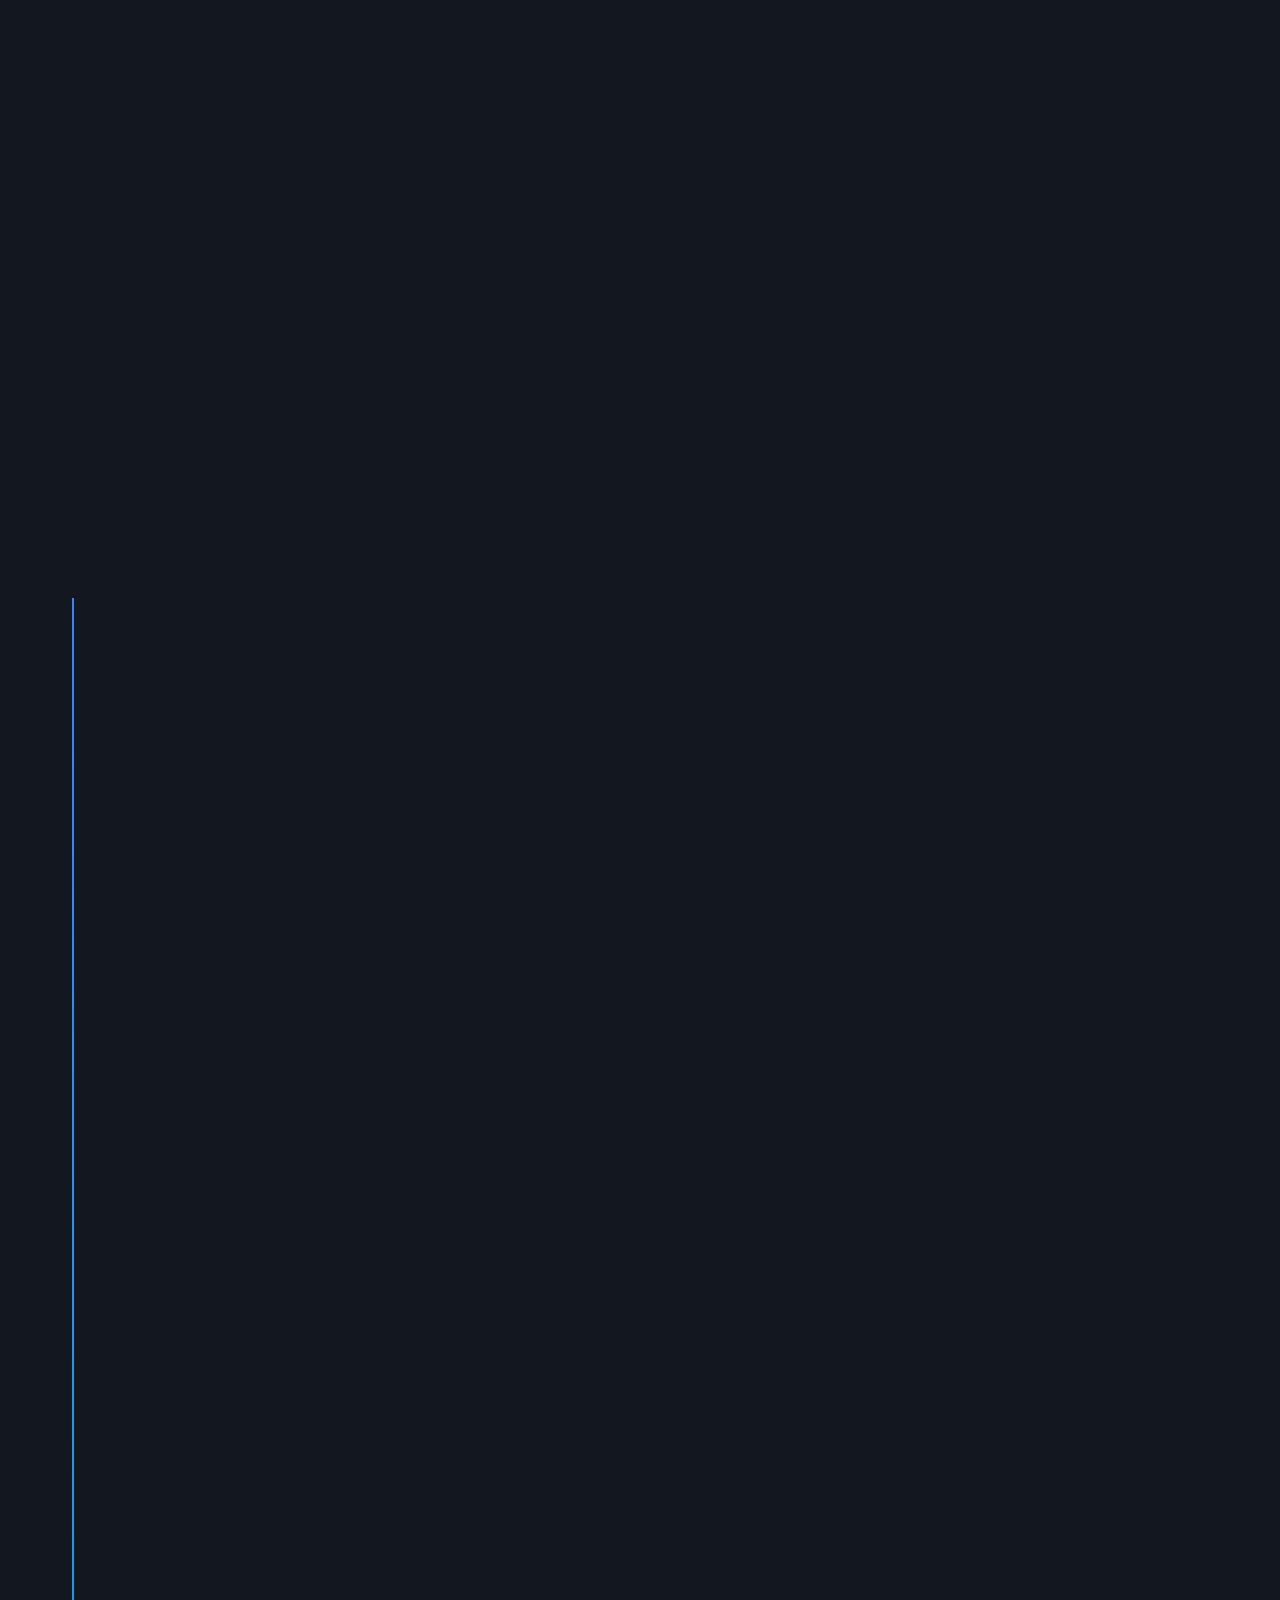
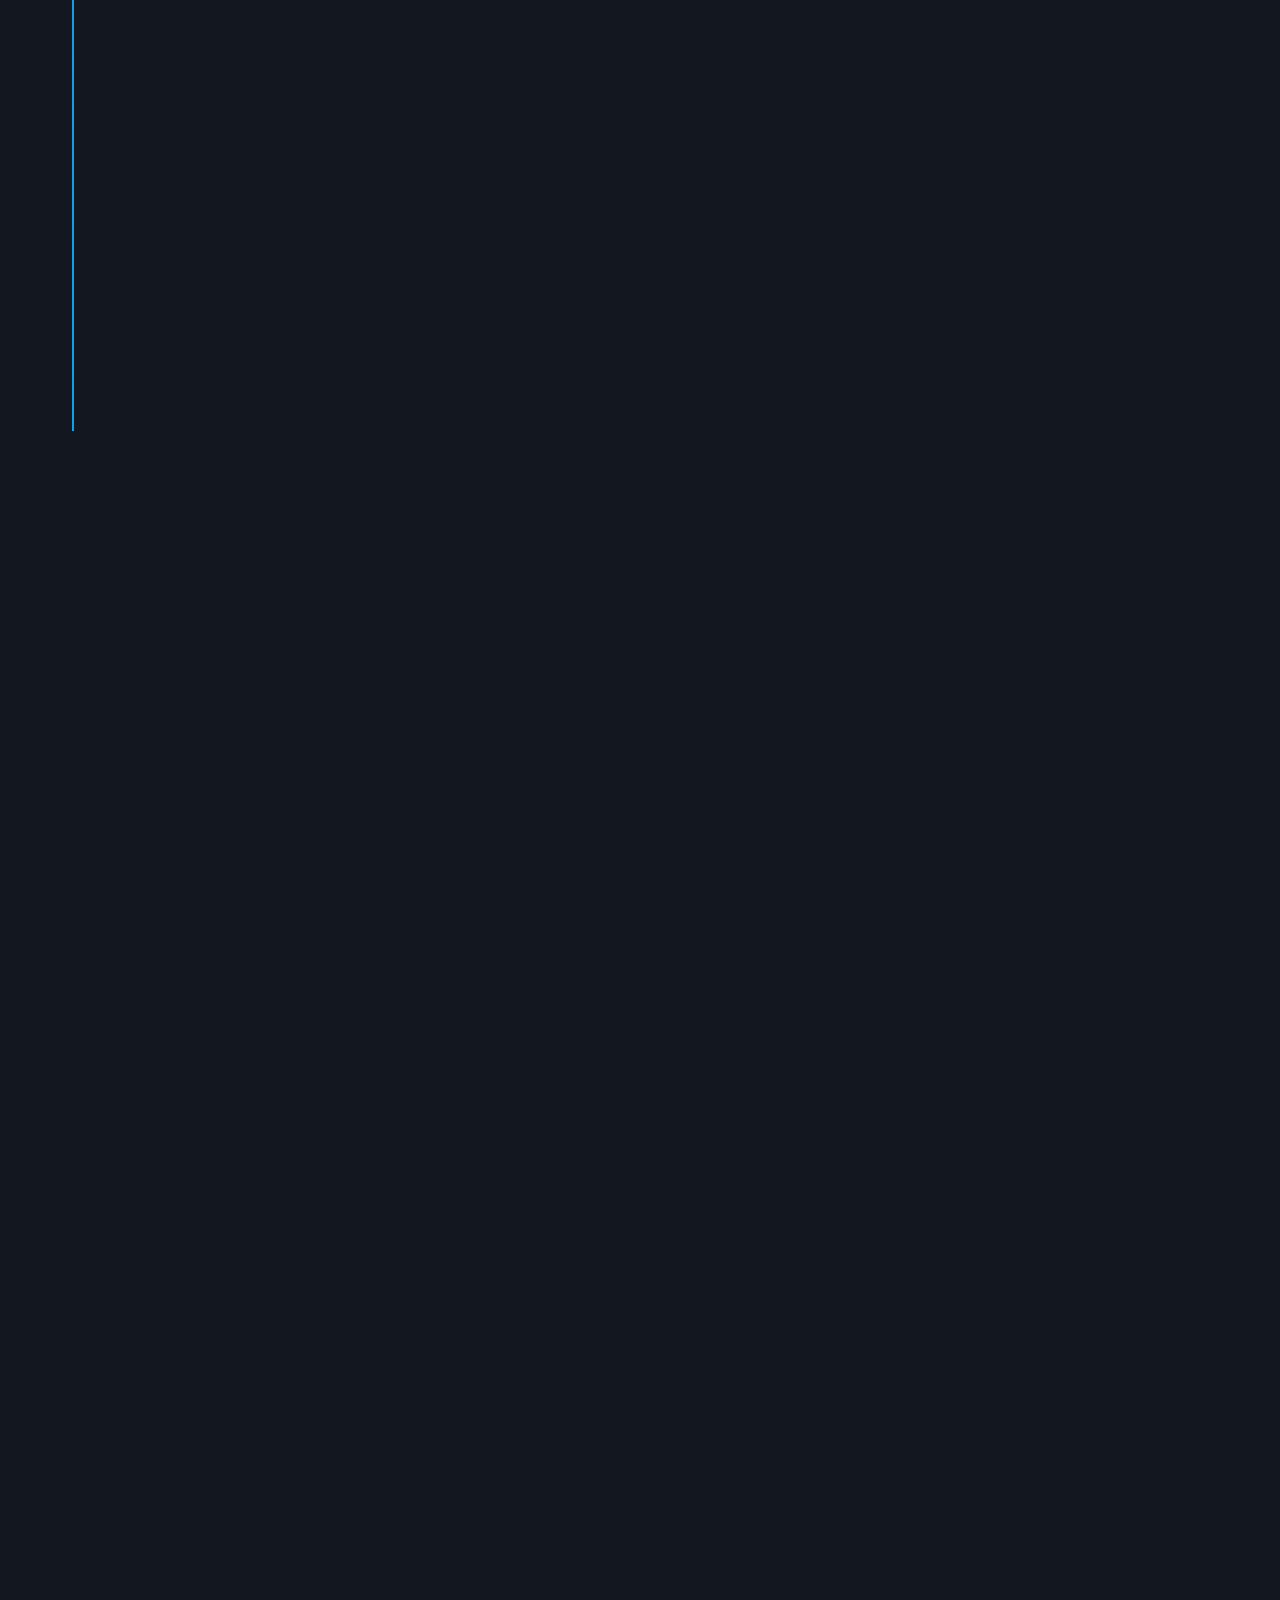
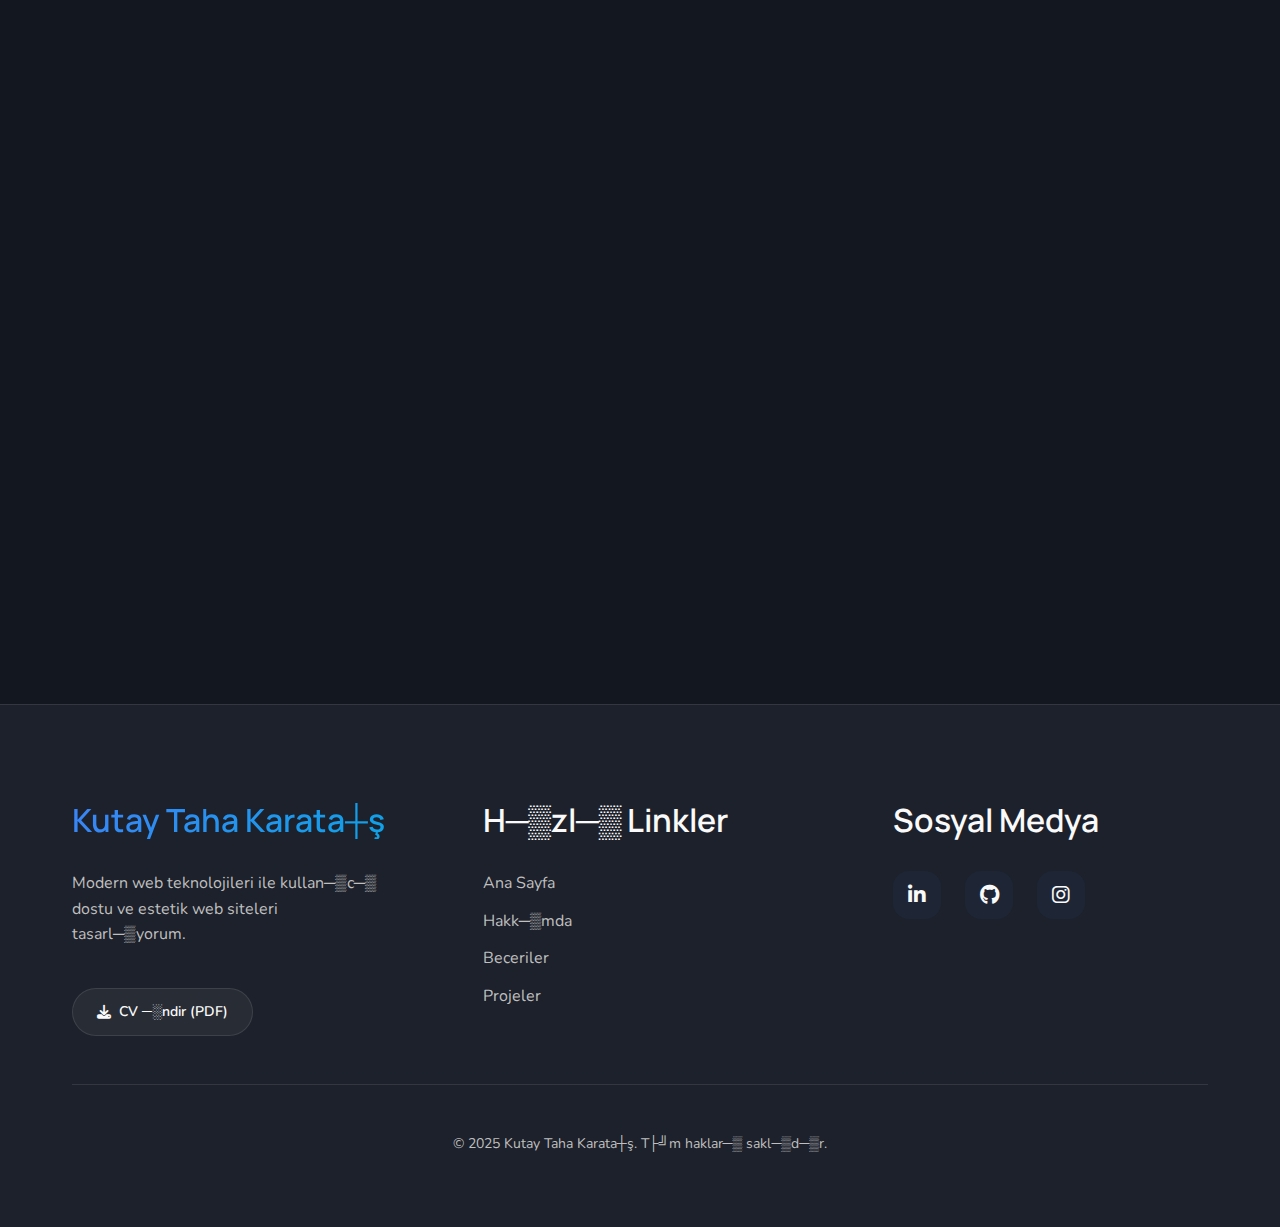
<file: home.html>
﻿<!DOCTYPE html>
<html lang="tr">

    <head>
        <meta charset="UTF-8">
        <meta name="viewport" content="width=device-width, initial-scale=1.0">
        <meta name="description" content="Kutay Taha Karata┼ş - Web Tasar─▒mc─▒ ve Frontend Developer. HTML5, CSS, JavaScript, React ve modern web teknolojileri konusunda uzman.">
        <meta name="keywords" content="web tasar─▒mc─▒, frontend developer, HTML, CSS, JavaScript, React, portfolio">
        <meta
        name="author" content="Kutay Taha Karata┼ş">

        <!-- Open Graph Meta Tags -->
        <meta property="og:title" content="Kutay Taha Karata┼ş - Web Tasar─▒mc─▒">
        <meta property="og:description" content="Modern web teknolojileri ile profesyonel web siteleri geli┼ştiriyorum.">
        <meta property="og:type" content="website">

        <title>Kutay Taha Karata┼ş - Web Tasar─▒mc─▒ & Frontend Developer</title>

        <!-- Favicon -->
        <link rel="icon" type="image/png" href="logo.png">
        <link
        rel="apple-touch-icon" href="logo.png">

        <!-- Stylesheet -->
        <link
        rel="stylesheet" href="style.css">

        <!-- Font Awesome for Icons -->
        <link rel="stylesheet" href="https://cdnjs.cloudflare.com/ajax/libs/font-awesome/6.4.0/css/all.min.css">
    </head>

    <body>
        <!-- Navigation -->
        <nav class="navbar" id="navbar">
            <div class="container">
                <a href="index.html" class="navbar-brand">
                    <img src="logo.png" alt="Logo" style="height: 32px; margin-right: 10px; vertical-align: middle;">
                    KUTAY TAHA KARATA┼Ş
                </a>
                <ul class="navbar-menu" id="navbarMenu">
                    <li>
                        <a href="#home" class="active">Ana Sayfa</a>
                    </li>
                    <li>
                        <a href="#about">Hakk─▒mda</a>
                    </li>
                    <li>
                        <a href="#experience">Deneyim</a>
                    </li>
                    <li>
                        <a href="#skills">Beceriler</a>
                    </li>
                    <li>
                        <a href="#projects">Projeler</a>
                    </li>
                    <li>
                        <a href="#contact">─░leti┼şim</a>
                    </li>
                </ul>
                <button class="mobile-menu-toggle" id="mobileMenuToggle">
                    <i class="fas fa-bars"></i>
                </button>
            </div>
        </nav>

        <!-- Hero Section -->
        <section class="hero section" id="home">
            <div class="container">
                <div class="hero-content">
                    <div class="hero-text">
                        <h1 class="fade-in-up">
                            Merhaba, Ben
                            <br>
                            <span class="gradient-text">Kutay Taha Karata┼ş</span>
                        </h1>
                        <p class="hero-subtitle fade-in-up" style="animation-delay: 0.1s;">
                            <span id="typed-text"></span>
                            <span class="cursor">|</span>
                        </p>
                        <p class="hero-description fade-in-up" style="animation-delay: 0.2s;">
                            Modern web teknolojileri kullanarak kullan─▒c─▒ dostu, responsive ve estetik web siteleri
                                                                                                                                                                                                                                                                                                                                                                                                                                                            tasarl─▒yorum.
                                                                                                                                                                                                                                                                                                                                                                                                                                                            HTML5, CSS3, JavaScript ve React ile projeler geli┼ştiriyorum.
                        </p>
                        <div class="hero-cta fade-in-up" style="animation-delay: 0.3s;">
                            <a href="about.html" class="btn btn-primary">
                                <i class="fas fa-user"></i>
                                Hakk─▒mda
                            </a>
                            <a href="contact.html" class="btn btn-outline">
                                <i class="fas fa-envelope"></i>
                                ─░leti┼şime Ge├ğ
                            </a>
                        </div>
                    </div>
                    <div class="hero-image fade-in" style="animation-delay: 0.4s;">
                        <div class="hero-image-wrapper">
                            <img src="profile.jpg" alt="Kutay Taha Karata┼ş">
                        </div>
                    </div>
                </div>
            </div>
        </section>

        <!-- About Section -->
        <section class="about section" id="about">
            <div class="container">
                <h2 class="section-title reveal">Hakk─▒mda</h2>
                <div class="about-content">
                    <div class="about-text reveal">
                        <p>
                            Band─▒rma 17 Eyl├╝l ├£niversitesi Web Tasar─▒m─▒ ve Kodlama b├Âl├╝m├╝nde e─şitimime devam ediyorum.
                                                                                                                                                                                                                                                                                                                                                                                                                                                                                        Web tasar─▒m ve kodlama temelleri ├╝zerine kapsaml─▒ dersler ald─▒m.
                        </p>
                        <p>
                            HTML5 ve CSS kullanarak web sayfalar─▒ olu┼şturma, responsive (duyarl─▒) tasar─▒m teknikleri,
                                                                                                                                                                                                                                                                                                                                                                                                                                                                                        kullan─▒c─▒ aray├╝z├╝ (UI) ve temel kullan─▒c─▒ deneyimi (UX) prensipleri ├╝zerine uygulamal─▒
                                                                                                                                                                                                                                                                                                                                                                                                                                                                                        ├ğal─▒┼şmalar yapt─▒m.
                        </p>
                        <p>
                            Bunun yan─▒nda WordPress ile site kurma ve y├Ânetme, Adobe XD ile aray├╝z tasarlama ve temel
                                                                                                                                                                                                                                                                                                                                                                                                                                                                                        proje geli┼ştirme s├╝re├ğleri hakk─▒nda bilgi ve deneyim kazand─▒m. Kod yazarken yaln─▒zca
                                                                                                                                                                                                                                                                                                                                                                                                                                                                                        i┼şlevselli─şe
                                                                                                                                                                                                                                                                                                                                                                                                                                                                                        de─şil, ayn─▒ zamanda bir anlat─▒m ve anlam olu┼şturmaya da ├Ânem veriyorum.
                        </p>
                        <p>
                            React, CSS ve Git gibi ara├ğlar─▒ kullanarak temiz, sade ve kullan─▒c─▒ dostu aray├╝zler
                                                                                                                                                                                                                                                                                                                                                                                                                                                                                        geli┼ştiriyorum.
                                                                                                                                                                                                                                                                                                                                                                                                                                                                                        Tasar─▒mdan uygulamaya kadar konular─▒nda s├╝rekli kendimi geli┼ştirerek fark yaratmay─▒
                                                                                                                                                                                                                                                                                                                                                                                                                                                                                        hedefliyorum.
                        </p>
                    </div>
                    <div class="about-stats reveal">
                        <div class="stat-card card">
                            <span class="stat-number">2+</span>
                            <span class="stat-label">Y─▒l Deneyim</span>
                        </div>
                        <div class="stat-card card">
                            <span class="stat-number">100+</span>
                            <span class="stat-label">Commit</span>
                        </div>
                        <div class="stat-card card">
                            <span class="stat-number">5+</span>
                            <span class="stat-label">Ana Teknoloji</span>
                        </div>
                        <div class="stat-card card">
                            <span class="stat-number">10+</span>
                            <span class="stat-label">GitHub Reposu</span>
                        </div>
                    </div>
                </div>
            </div>
        </section>

        <!-- Experience Section -->
        <section class="experience section" id="experience">
            <div class="container">
                <h2 class="section-title reveal">Deneyim & E─şitim</h2>
                <div
                    class="timeline">
                    <!-- Current Education -->
                    <div class="timeline-item reveal">
                        <span class="timeline-date">Eyl├╝l 2024 - Haziran 2026</span>
                        <div class="timeline-content card">
                            <h3>Web Tasar─▒m─▒ ve Kodlama</h3>
                            <p class="timeline-subtitle">Band─▒rma 17 Eyl├╝l ├£niversitesi</p>
                            <p>
                                ├ûn lisans e─şitimim s├╝resince modern web teknolojileri, responsive tasar─▒m,
                                                                                                                                                                                                                                                                                                                                                                                                                                                                                                                            kullan─▒c─▒ deneyimi (UX) ve aray├╝z tasar─▒m─▒ (UI) konular─▒nda kapsaml─▒ e─şitim al─▒yorum.
                            </p>
                            <ul style="margin-top: 1rem; color: var(--color-text-secondary);">
                                <li>HTML5, CSS3 ve JavaScript ile web geli┼ştirme</li>
                                <li>Responsive ve mobile-first tasar─▒m prensipleri</li>
                                <li>WordPress ve CMS sistemleri</li>
                                <li>Adobe XD ile UI/UX tasar─▒m</li>
                            </ul>
                        </div>
                    </div>

                    <!-- Previous Education -->
                    <div class="timeline-item reveal">
                        <span class="timeline-date">2019 - 2023</span>
                        <div class="timeline-content card">
                            <h3>Lise E─şitimi</h3>
                            <p class="timeline-subtitle">Y─▒ld─▒z Ahmet Aray─▒c─▒ Anadolu Lisesi</p>
                            <p>
                                Lise e─şitimim boyunca temel bilgisayar bilimleri ve web teknolojilerine olan ilgim ba┼şlad─▒.
                                                                                                                                                                                                                                                                                                                                                                                                                                                                                                                            ├£niversiteye geldikten sonra daha detayl─▒ ara├ğlar kullanmaya ve ald─▒─ş─▒m hatalar─▒n ├╝st├╝ne gitmeye ba┼şlad─▒m. Kendi ├ğabamla, basit ama kapsama alan─▒ geni┼ş projeler olu┼şturdum. Stajyer olarak ├ğal─▒┼şmaya ba┼şlad─▒─ş─▒mda kendimi daha da geli┼ştirece─şime inan─▒yor ve mesle─şimi severek yapaca─ş─▒m─▒ d├╝┼ş├╝n├╝yorum..
                            </p>
                        </div>
                    </div>

                    <!-- Freelance Work -->
                    <div class="timeline-item reveal">
                        <span class="timeline-date">2025 - Devam Ediyor</span>
                        <div class="timeline-content card">
                            <h3>Freelance Web Developer</h3>
                            <p class="timeline-subtitle">Serbest ├çal─▒┼şma</p>
                            <p>
                                K├╝├ğ├╝k ve orta ├Âl├ğekli i┼şletmeler i├ğin web siteleri tasarl─▒yor ve geli┼ştiriyorum.
                                                                                                                                                                                                                                                                                                                                                                                                                                                                                                                            M├╝┼şteri ihtiya├ğlar─▒n─▒ anlama, proje y├Ânetimi konusunda deneyim
                                                                                                                                                                                                                                                                                                                                                                                                                                                                                                                            kazand─▒m.
                            </p>
                            <ul style="margin-top: 1rem; color: var(--color-text-secondary);">
                                <li>WordPress ve WooCommerce altyap─▒s─▒ kullan─▒larak y├Ânetilebilir e-ticaret sitelerinin kurulmas─▒.</li>
                                <li>Haz─▒r temalar─▒n m├╝┼şteri ihtiya├ğlar─▒na g├Âre ├Âzelle┼ştirilmesi ve CSS ile g├Ârsel d├╝zenlemeler.</li>
                                <li>M├╝┼şterilerin kurumsal kimli─şine uygun, kullan─▒c─▒ dostu web sitesi ┼şablonlar─▒n─▒n olu┼şturulmas─▒.</li>
                                <li>HTML5, CSS3 ve temel JavaScript kullan─▒larak statik web sayfalar─▒n─▒n dinamik hale getirilmesi.</li>
                            </ul>
                        </div>
                    </div>
                </div>
            </div>
        </section>

        <!-- Skills Section -->
        <section class="skills section" id="skills">
            <div class="container">
                <h2 class="section-title reveal">Beceriler</h2>
                <div
                    class="skills-grid">
                    <!-- Frontend Skills -->
                    <div class="skill-category card reveal">
                        <h3>
                            <span class="skill-category-icon animated-icon">
                                <i class="fas fa-code"></i>
                            </span>
                            Frontend Development
                        </h3>
                        <div class="skill-list">
                            <div class="skill-item">
                                <div class="skill-header">
                                    <span class="skill-name">HTML5</span>
                                    <span class="skill-level">─░yi D├╝zey</span>
                                </div>
                                <div class="skill-bar">
                                    <div class="skill-progress" style="--progress: 85%"></div>
                                </div>
                            </div>
                            <div class="skill-item">
                                <div class="skill-header">
                                    <span class="skill-name">CSS3</span>
                                    <span class="skill-level">─░yi D├╝zey</span>
                                </div>
                                <div class="skill-bar">
                                    <div class="skill-progress" style="--progress: 85%"></div>
                                </div>
                            </div>
                            <div class="skill-item">
                                <div class="skill-header">
                                    <span class="skill-name">JavaScript</span>
                                    <span class="skill-level">Temel D├╝zey</span>
                                </div>
                                <div class="skill-bar">
                                    <div class="skill-progress" style="--progress: 50%"></div>
                                </div>
                            </div>
                            <div class="skill-item">
                                <div class="skill-header">
                                    <span class="skill-name">React</span>
                                    <span class="skill-level">Temel D├╝zey</span>
                                </div>
                                <div class="skill-bar">
                                    <div class="skill-progress" style="--progress: 45%"></div>
                                </div>
                            </div>
                        </div>
                    </div>

                    <!-- Design & Tools -->
                    <div class="skill-category card reveal">
                        <h3>
                            <span class="skill-category-icon animated-icon">
                                <i class="fas fa-palette"></i>
                            </span>
                            Tasar─▒m & Ara├ğlar
                        </h3>
                        <div class="skill-list">
                            <div class="skill-item">
                                <div class="skill-header">
                                    <span class="skill-name">Adobe XD</span>
                                    <span class="skill-level">─░yi D├╝zey</span>
                                </div>
                                <div class="skill-bar">
                                    <div class="skill-progress" style="--progress: 75%"></div>
                                </div>
                            </div>
                            <div class="skill-item">
                                <div class="skill-header">
                                    <span class="skill-name">Photoshop</span>
                                    <span class="skill-level">Orta D├╝zey</span>
                                </div>
                                <div class="skill-bar">
                                    <div class="skill-progress" style="--progress: 60%"></div>
                                </div>
                            </div>
                            <div class="skill-item">
                                <div class="skill-header">
                                    <span class="skill-name">Figma</span>
                                    <span class="skill-level">Temel-Orta D├╝zey</span>
                                </div>
                                <div class="skill-bar">
                                    <div class="skill-progress" style="--progress: 55%"></div>
                                </div>
                            </div>
                            <div class="skill-item">
                                <div class="skill-header">
                                    <span class="skill-name">UI/UX Design</span>
                                    <span class="skill-level">Orta D├╝zey</span>
                                </div>
                                <div class="skill-bar">
                                    <div class="skill-progress" style="--progress: 65%"></div>
                                </div>
                            </div>
                        </div>
                    </div>

                    <!-- Backend & Database -->
                    <div class="skill-category card reveal">
                        <h3>
                            <span class="skill-category-icon animated-icon">
                                <i class="fas fa-server"></i>
                            </span>
                            Backend & Veritaban─▒
                        </h3>
                        <div class="skill-list">
                            <div class="skill-item">
                                <div class="skill-header">
                                    <span class="skill-name">WordPress</span>
                                    <span class="skill-level">─░yi D├╝zey</span>
                                </div>
                                <div class="skill-bar">
                                    <div class="skill-progress" style="--progress: 75%"></div>
                                </div>
                            </div>
                            <div class="skill-item">
                                <div class="skill-header">
                                    <span class="skill-name">PHP</span>
                                    <span class="skill-level">Orta D├╝zey</span>
                                </div>
                                <div class="skill-bar">
                                    <div class="skill-progress" style="--progress: 65%"></div>
                                </div>
                            </div>
                            <div class="skill-item">
                                <div class="skill-header">
                                    <span class="skill-name">SQL</span>
                                    <span class="skill-level">Orta D├╝zey</span>
                                </div>
                                <div class="skill-bar">
                                    <div class="skill-progress" style="--progress: 70%"></div>
                                </div>
                            </div>
                            <div class="skill-item">
                                <div class="skill-header">
                                    <span class="skill-name">Git</span>
                                    <span class="skill-level">Orta D├╝zey</span>
                                </div>
                                <div class="skill-bar">
                                    <div class="skill-progress" style="--progress: 75%"></div>
                                </div>
                            </div>
                        </div>
                    </div>


                </div>
            </div>
        </section>

        <!-- Projects Section -->
        <section class="projects section" id="projects">
            <div class="container">
                <h2 class="section-title reveal">Projelerim</h2>
                <div class="projects-grid" style="min-height: 400px; display: flex; align-items: center; justify-content: center;">
                    <div class="card reveal" style="text-align: center; padding: 3rem; max-width: 600px;">
                        <i class="fas fa-code" style="font-size: 4rem; color: var(--color-primary); margin-bottom: 1.5rem;"></i>
                        <h3 style="margin-bottom: 1rem; font-size: 2rem;">Yak─▒nda Eklenecek</h3>
                        <p style="color: var(--color-text-secondary); font-size: 1.1rem;">
                            Projelerim ┼şu anda g├╝ncelleniyor. ├çok yak─▒nda burada yeni ve heyecan verici projelerimi g├Ârebileceksiniz!
                        </p>
                    </div>
                </div>
            </div>
        </section>

        <!-- Contact Section -->
        <section class="contact section" id="contact">
            <div class="container">
                <h2 class="section-title reveal">Benimle ─░leti┼şime Ge├ğin</h2>
                <p class="contact-intro reveal">Tasar─▒m tutkusuyla web projeleri geli┼ştiriyorum. Her projede kullan─▒c─▒ deneyimini ├Ân planda tutmay─▒ hedefliyorum.</p>

                <!-- Availability Status -->
                <div class="availability-banner reveal">
                    <div class="availability-icon">
                        <i class="fas fa-circle"></i>
                    </div>
                    <div class="availability-text">
                        <h3>Yeni Projelere A├ğ─▒k</h3>
                        <p>Freelance ve tam zamanl─▒ i┼ş f─▒rsatlar─▒n─▒ de─şerlendiriyorum</p>
                    </div>
                </div>

                <!-- Contact Cards Grid -->
                <div class="contact-cards-grid">
                    <div class="contact-card reveal">
                        <div class="contact-card-icon">
                            <i class="fas fa-envelope"></i>
                        </div>
                        <h3>E-posta</h3>
                        <a href="mailto:kutaytahakaratas@gmail.com" class="contact-link">
                            kutaytahakaratas@gmail.com
                        </a>
                    </div>

                    <div class="contact-card reveal">
                        <div class="contact-card-icon">
                            <i class="fas fa-phone"></i>
                        </div>
                        <h3>Telefon</h3>
                        <div class="contact-link">
                            0 533 130 28 32
                        </div>
                    </div>

                    <div class="contact-card reveal">
                        <div class="contact-card-icon">
                            <i class="fas fa-map-marker-alt"></i>
                        </div>
                        <h3>Konum</h3>
                        <div class="contact-link">
                            Band─▒rma 17 Eyl├╝l ├£niversitesi<br>
                            Band─▒rma, Bal─▒kesir
                        </div>
                    </div>
                </div>

                <!-- Social Media Section -->
                <div class="social-section reveal">
                    <h3 class="social-title">Sosyal Medyada Beni Takip Edin</h3>
                    <div class="social-cards">
                        <a href="https://www.linkedin.com/in/kutay-taha-karata%C5%9F-9b87a8386/" target="_blank" class="social-card linkedin">
                            <div class="social-card-icon">
                                <i class="fab fa-linkedin-in"></i>
                            </div>
                            <div class="social-card-content">
                                <h4>LinkedIn</h4>
                                <p>Profesyonel a─ş─▒m</p>
                            </div>
                            <i class="fas fa-external-link-alt social-card-arrow"></i>
                        </a>

                        <a href="https://github.com/kutaytahakaratas" target="_blank" class="social-card github">
                            <div class="social-card-icon">
                                <i class="fab fa-github"></i>
                            </div>
                            <div class="social-card-content">
                                <h4>GitHub</h4>
                                <p>Kod projelerim</p>
                            </div>
                            <i class="fas fa-external-link-alt social-card-arrow"></i>
                        </a>

                        <a href="https://www.instagram.com/kutaytahakaratas/" target="_blank" class="social-card instagram">
                            <div class="social-card-icon">
                                <i class="fab fa-instagram"></i>
                            </div>
                            <div class="social-card-content">
                                <h4>Instagram</h4>
                                <p>G├╝nl├╝k payla┼ş─▒mlar</p>
                            </div>
                            <i class="fas fa-external-link-alt social-card-arrow"></i>
                        </a>
                    </div>
                </div>


            </div>
        </section>

        <!-- Footer -->
        <footer class="footer">
            <div class="container">
                <div class="footer-content">
                    <div class="footer-section">
                        <h3 class="gradient-text">Kutay Taha Karata┼ş</h3>
                        <p>
                            Modern web teknolojileri ile kullan─▒c─▒ dostu ve estetik web siteleri tasarl─▒yorum.
                        </p>
                        <a href="Bej Profesyonel Yaz─▒l─▒m M├╝hendisi ├ûzge├ğmi┼ş.pdf" download="Kutay_Taha_Karatas_CV.pdf" class="btn-download">
                            <i class="fas fa-download"></i>
                            CV ─░ndir (PDF)</a>
                    </div>
                    <div class="footer-section">
                        <h3>H─▒zl─▒ Linkler</h3>
                        <ul class="footer-links">
                            <li>
                                <a href="#home">Ana Sayfa</a>
                            </li>
                            <li>
                                <a href="#about">Hakk─▒mda</a>
                            </li>
                            <li>
                                <a href="#skills">Beceriler</a>
                            </li>
                            <li>
                                <a href="#projects">Projeler</a>
                            </li>
                        </ul>
                    </div>
                    <div class="footer-section">
                        <h3>Sosyal Medya</h3>
                        <div class="social-links">
                            <a href="https://www.linkedin.com/in/kutay-taha-karata%C5%9F-9b87a8386/" class="social-link" aria-label="LinkedIn" target="_blank">
                                <i class="fab fa-linkedin-in"></i>
                            </a>
                            <a href="https://github.com/kutaytahakaratas" class="social-link" aria-label="GitHub" target="_blank">
                                <i class="fab fa-github"></i>
                            </a>
                            <a href="https://www.instagram.com/kutaytahakaratas/" class="social-link" aria-label="Instagram" target="_blank">
                                <i class="fab fa-instagram"></i>
                            </a>
                        </div>
                    </div>
                </div>
                <div class="footer-bottom">
                    <p>&copy; 2025 Kutay Taha Karata┼ş. T├╝m haklar─▒ sakl─▒d─▒r.</p>
                </div>
            </div>
        </footer>

        <!-- JavaScript -->
        <script src="script.js"></script>
    </body>

</html>
</file>
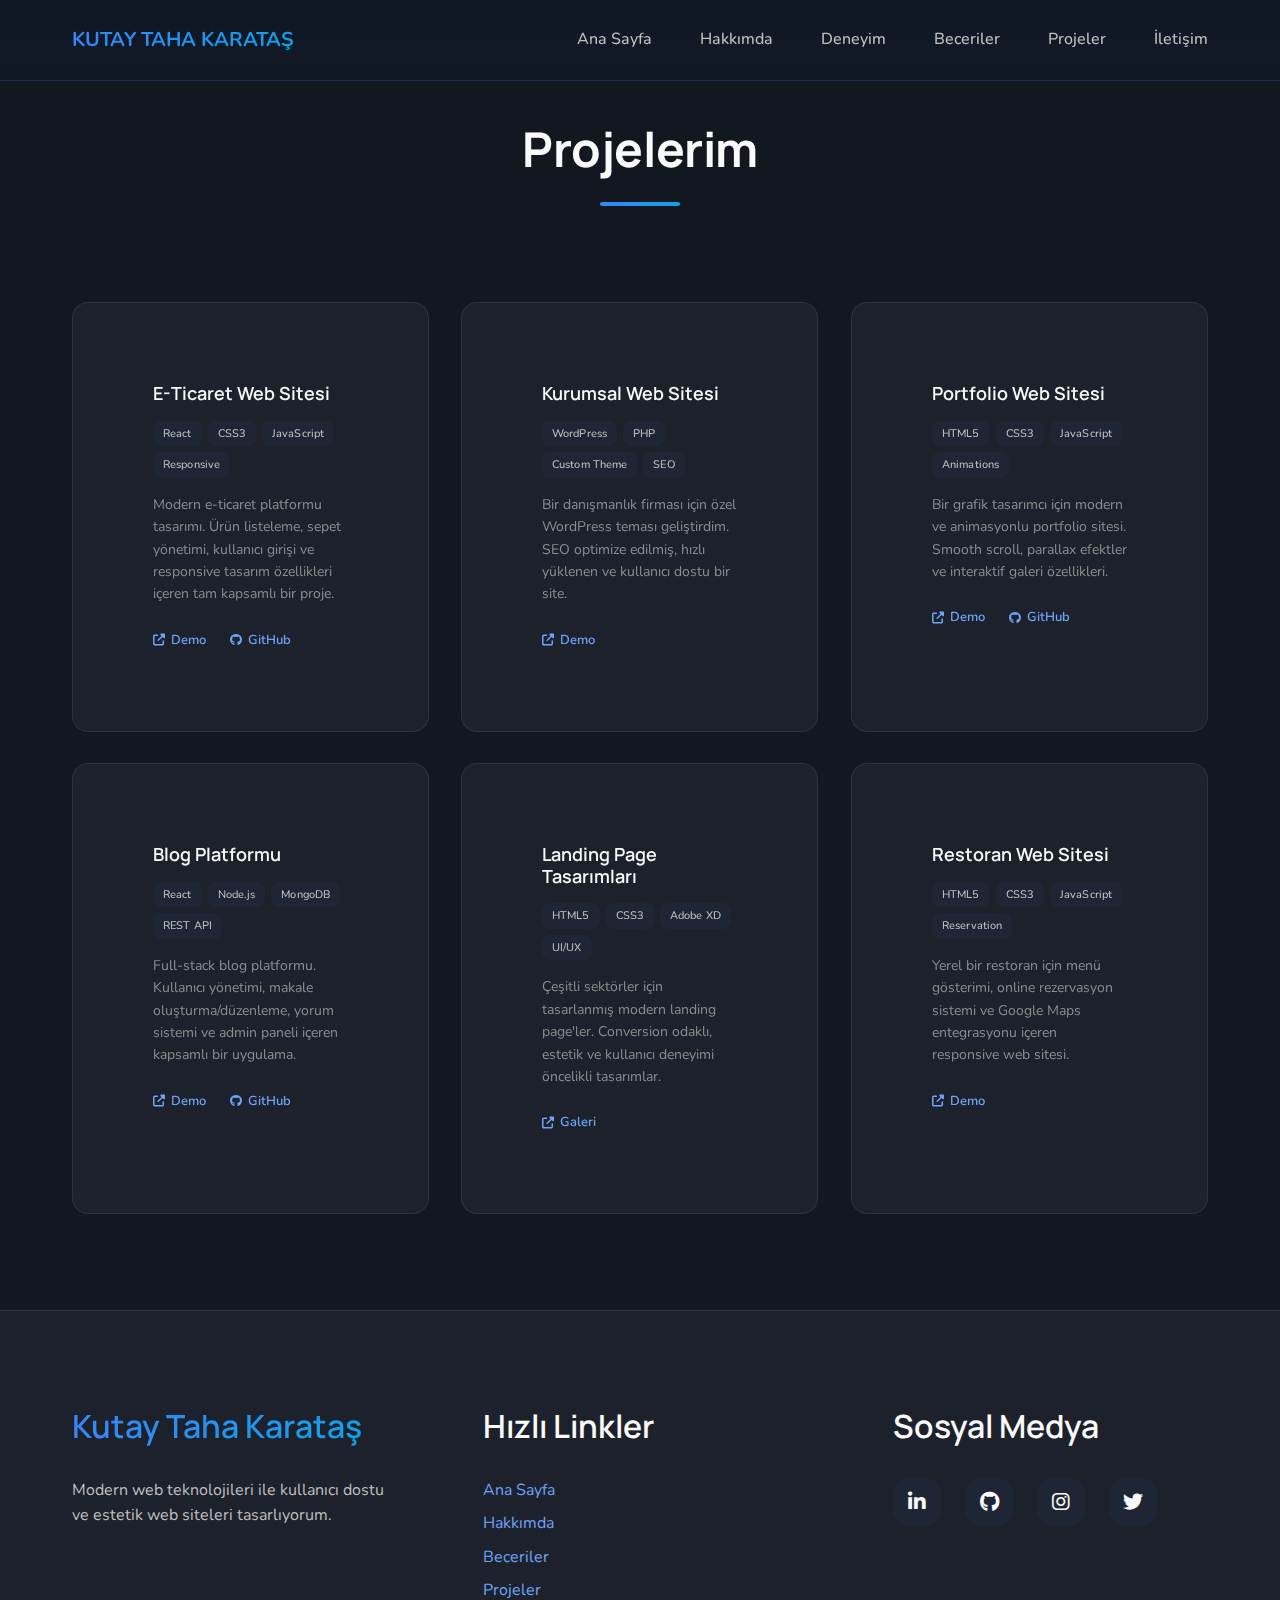
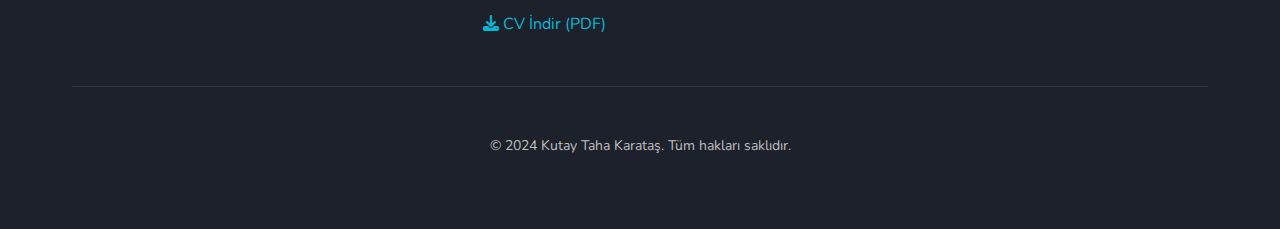
<file: projects.html>
<!DOCTYPE html>
<html lang="tr">

<head>
    <meta charset="UTF-8">
    <meta name="viewport" content="width=device-width, initial-scale=1.0">
    <meta name="description" content="Kutay Taha Karataş - Projelerim. Geliştirdiğim web siteleri ve uygulamalar.">
    <meta name="keywords" content="web tasarımcı, frontend developer, projeler, portfolio, web siteleri">
    <meta name="author" content="Kutay Taha Karataş">

    <!-- Open Graph Meta Tags -->
    <meta property="og:title" content="Kutay Taha Karataş - Projelerim">
    <meta property="og:description" content="Geliştirdiğim modern ve kullanıcı dostu web projeleri.">
    <meta property="og:type" content="website">

    <title>Projelerim - Kutay Taha Karataş</title>

    <!-- Favicon -->
    <link rel="icon" type="image/svg+xml" href="favicon.svg">
    <link rel="alternate icon" type="image/png" href="favicon.png">
    <link rel="apple-touch-icon" href="favicon.png">

    <!-- Stylesheet -->
    <link rel="stylesheet" href="style.css">

    <!-- Font Awesome for Icons -->
    <link rel="stylesheet" href="https://cdnjs.cloudflare.com/ajax/libs/font-awesome/6.4.0/css/all.min.css">
</head>

<body>
    <!-- Navigation -->
    <nav class="navbar" id="navbar">
        <div class="container">
            <a href="index.html" class="navbar-brand">KUTAY TAHA KARATAŞ</a>
            <ul class="navbar-menu" id="navbarMenu">
                <li><a href="index.html">Ana Sayfa</a></li>
                <li><a href="about.html">Hakkımda</a></li>
                <li><a href="experience.html">Deneyim</a></li>
                <li><a href="skills.html">Beceriler</a></li>
                <li><a href="projects.html" class="active">Projeler</a></li>
                <li><a href="contact.html">İletişim</a></li>
            </ul>
            <button class="mobile-menu-toggle" id="mobileMenuToggle">
                <i class="fas fa-bars"></i>
            </button>
        </div>
    </nav>

    <!-- Projects Section -->
    <section class="projects section" id="projects" style="padding-top: 120px;">
        <div class="container">
            <h2 class="section-title reveal">Projelerim</h2>
            <div class="projects-grid">
                <!-- Project 1 -->
                <div class="project-card card reveal">
                    <div class="project-content">
                        <h3>E-Ticaret Web Sitesi</h3>
                        <div class="project-tags">
                            <span class="project-tag">React</span>
                            <span class="project-tag">CSS3</span>
                            <span class="project-tag">JavaScript</span>
                            <span class="project-tag">Responsive</span>
                        </div>
                        <p>
                            Modern e-ticaret platformu tasarımı. Ürün listeleme, sepet yönetimi,
                            kullanıcı girişi ve responsive tasarım özellikleri içeren tam kapsamlı bir proje.
                        </p>
                        <div class="project-links">
                            <a href="#" class="project-link">
                                <i class="fas fa-external-link-alt"></i>
                                Demo
                            </a>
                            <a href="#" class="project-link">
                                <i class="fab fa-github"></i>
                                GitHub
                            </a>
                        </div>
                    </div>
                </div>

                <!-- Project 2 -->
                <div class="project-card card reveal">
                    <div class="project-content">
                        <h3>Kurumsal Web Sitesi</h3>
                        <div class="project-tags">
                            <span class="project-tag">WordPress</span>
                            <span class="project-tag">PHP</span>
                            <span class="project-tag">Custom Theme</span>
                            <span class="project-tag">SEO</span>
                        </div>
                        <p>
                            Bir danışmanlık firması için özel WordPress teması geliştirdim.
                            SEO optimize edilmiş, hızlı yüklenen ve kullanıcı dostu bir site.
                        </p>
                        <div class="project-links">
                            <a href="#" class="project-link">
                                <i class="fas fa-external-link-alt"></i>
                                Demo
                            </a>
                        </div>
                    </div>
                </div>

                <!-- Project 3 -->
                <div class="project-card card reveal">
                    <div class="project-content">
                        <h3>Portfolio Web Sitesi</h3>
                        <div class="project-tags">
                            <span class="project-tag">HTML5</span>
                            <span class="project-tag">CSS3</span>
                            <span class="project-tag">JavaScript</span>
                            <span class="project-tag">Animations</span>
                        </div>
                        <p>
                            Bir grafik tasarımcı için modern ve animasyonlu portfolio sitesi.
                            Smooth scroll, parallax efektler ve interaktif galeri özellikleri.
                        </p>
                        <div class="project-links">
                            <a href="#" class="project-link">
                                <i class="fas fa-external-link-alt"></i>
                                Demo
                            </a>
                            <a href="#" class="project-link">
                                <i class="fab fa-github"></i>
                                GitHub
                            </a>
                        </div>
                    </div>
                </div>

                <!-- Project 4 -->
                <div class="project-card card reveal">
                    <div class="project-content">
                        <h3>Blog Platformu</h3>
                        <div class="project-tags">
                            <span class="project-tag">React</span>
                            <span class="project-tag">Node.js</span>
                            <span class="project-tag">MongoDB</span>
                            <span class="project-tag">REST API</span>
                        </div>
                        <p>
                            Full-stack blog platformu. Kullanıcı yönetimi, makale oluşturma/düzenleme,
                            yorum sistemi ve admin paneli içeren kapsamlı bir uygulama.
                        </p>
                        <div class="project-links">
                            <a href="#" class="project-link">
                                <i class="fas fa-external-link-alt"></i>
                                Demo
                            </a>
                            <a href="#" class="project-link">
                                <i class="fab fa-github"></i>
                                GitHub
                            </a>
                        </div>
                    </div>
                </div>

                <!-- Project 5 -->
                <div class="project-card card reveal">
                    <div class="project-content">
                        <h3>Landing Page Tasarımları</h3>
                        <div class="project-tags">
                            <span class="project-tag">HTML5</span>
                            <span class="project-tag">CSS3</span>
                            <span class="project-tag">Adobe XD</span>
                            <span class="project-tag">UI/UX</span>
                        </div>
                        <p>
                            Çeşitli sektörler için tasarlanmış modern landing page'ler.
                            Conversion odaklı, estetik ve kullanıcı deneyimi öncelikli tasarımlar.
                        </p>
                        <div class="project-links">
                            <a href="#" class="project-link">
                                <i class="fas fa-external-link-alt"></i>
                                Galeri
                            </a>
                        </div>
                    </div>
                </div>

                <!-- Project 6 -->
                <div class="project-card card reveal">
                    <div class="project-content">
                        <h3>Restoran Web Sitesi</h3>
                        <div class="project-tags">
                            <span class="project-tag">HTML5</span>
                            <span class="project-tag">CSS3</span>
                            <span class="project-tag">JavaScript</span>
                            <span class="project-tag">Reservation</span>
                        </div>
                        <p>
                            Yerel bir restoran için menü gösterimi, online rezervasyon sistemi
                            ve Google Maps entegrasyonu içeren responsive web sitesi.
                        </p>
                        <div class="project-links">
                            <a href="#" class="project-link">
                                <i class="fas fa-external-link-alt"></i>
                                Demo
                            </a>
                        </div>
                    </div>
                </div>
            </div>
        </div>
    </section>

    <!-- Footer -->
    <footer class="footer">
        <div class="container">
            <div class="footer-content">
                <div class="footer-section">
                    <h3 class="gradient-text">Kutay Taha Karataş</h3>
                    <p>
                        Modern web teknolojileri ile kullanıcı dostu ve estetik web siteleri tasarlıyorum.
                    </p>
                </div>
                <div class="footer-section">
                    <h3>Hızlı Linkler</h3>
                    <ul style="list-style: none; display: flex; flex-direction: column; gap: 0.5rem;">
                        <li><a href="index.html">Ana Sayfa</a></li>
                        <li><a href="about.html">Hakkımda</a></li>
                        <li><a href="skills.html">Beceriler</a></li>
                        <li><a href="projects.html">Projeler</a></li>
                        <li><a href="Bej Profesyonel Yazılım Mühendisi Özgeçmiş.pdf"
                                download="Kutay_Taha_Karatas_CV.pdf" style="color: var(--color-accent);"><i
                                    class="fas fa-download"></i> CV İndir (PDF)</a></li>
                    </ul>
                </div>
                <div class="footer-section">
                    <h3>Sosyal Medya</h3>
                    <div class="social-links">
                        <a href="#" class="social-link" aria-label="LinkedIn">
                            <i class="fab fa-linkedin-in"></i>
                        </a>
                        <a href="#" class="social-link" aria-label="GitHub">
                            <i class="fab fa-github"></i>
                        </a>
                        <a href="#" class="social-link" aria-label="Instagram">
                            <i class="fab fa-instagram"></i>
                        </a>
                        <a href="#" class="social-link" aria-label="Twitter">
                            <i class="fab fa-twitter"></i>
                        </a>
                    </div>
                </div>
            </div>
            <div class="footer-bottom">
                <p>&copy; 2024 Kutay Taha Karataş. Tüm hakları saklıdır.</p>
            </div>
        </div>
    </footer>

    <!-- JavaScript -->
    <script src="script.js"></script>
</body>

</html>
</file>
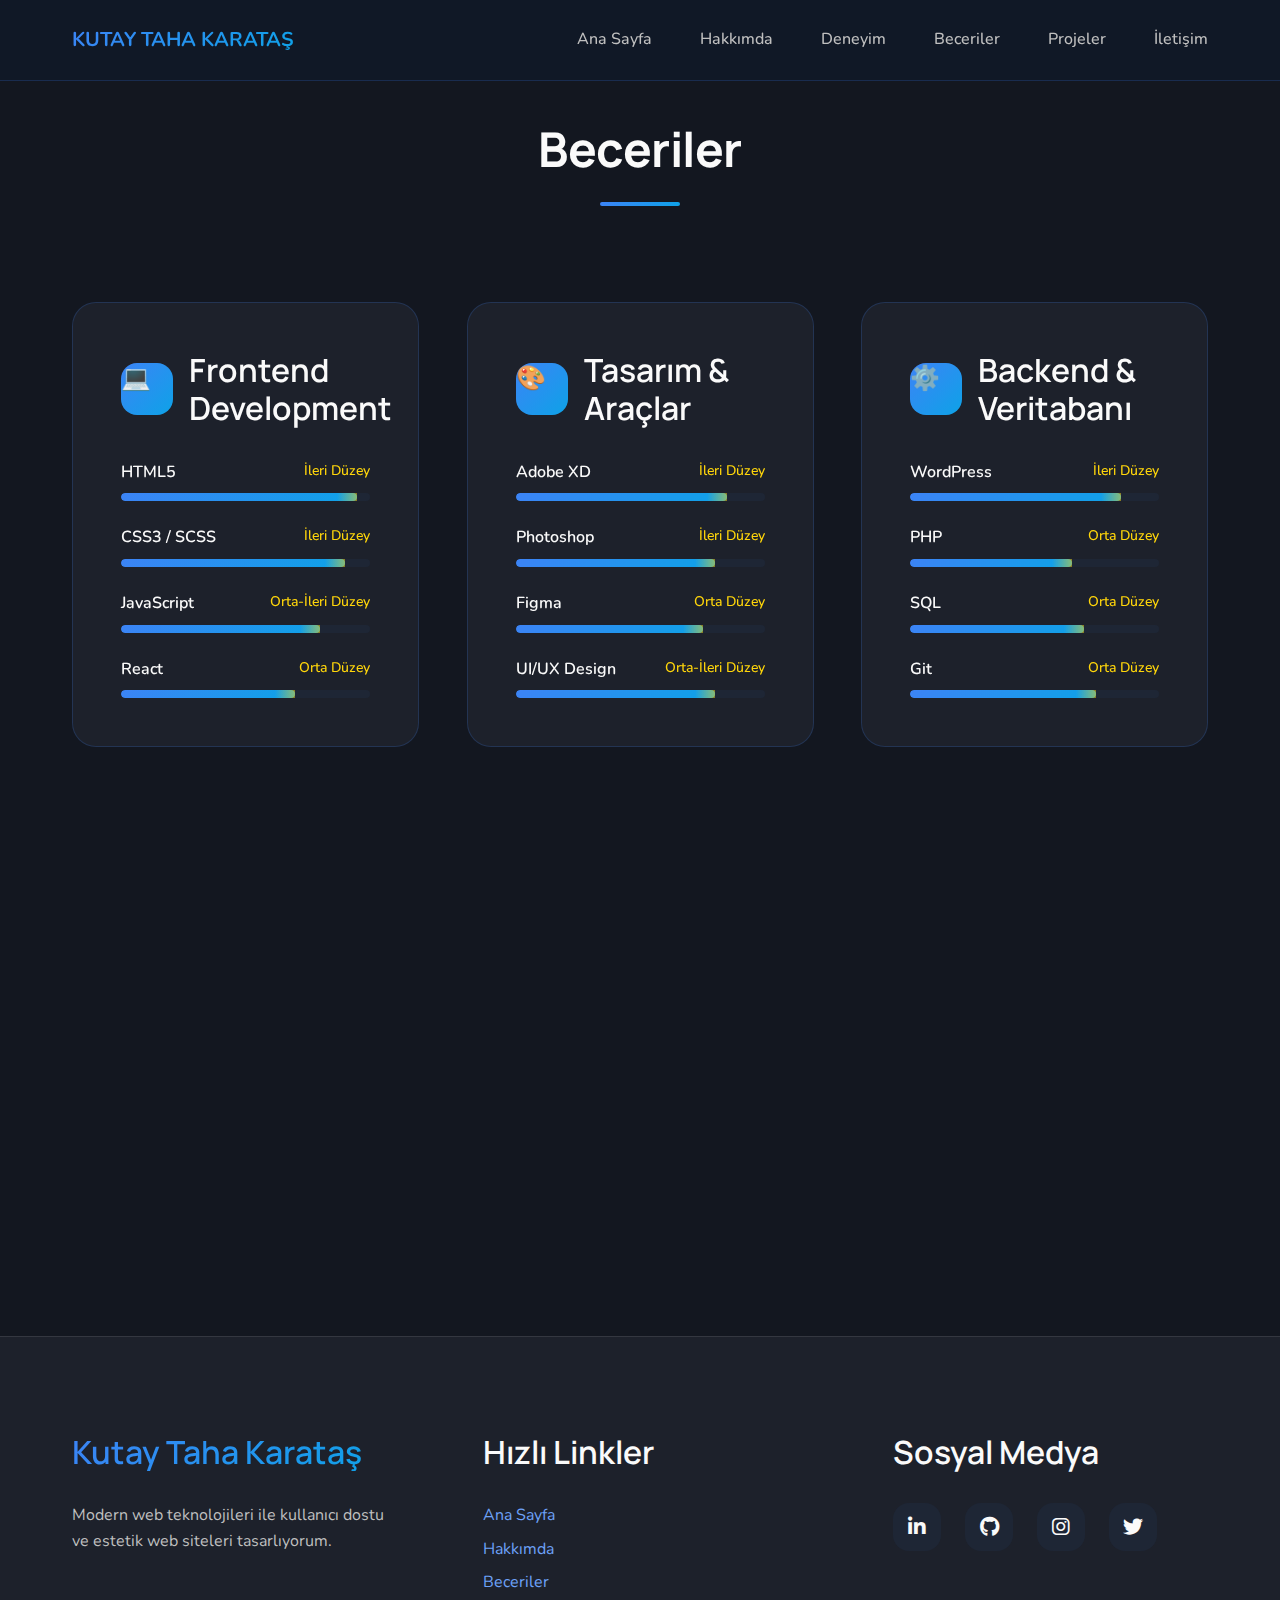
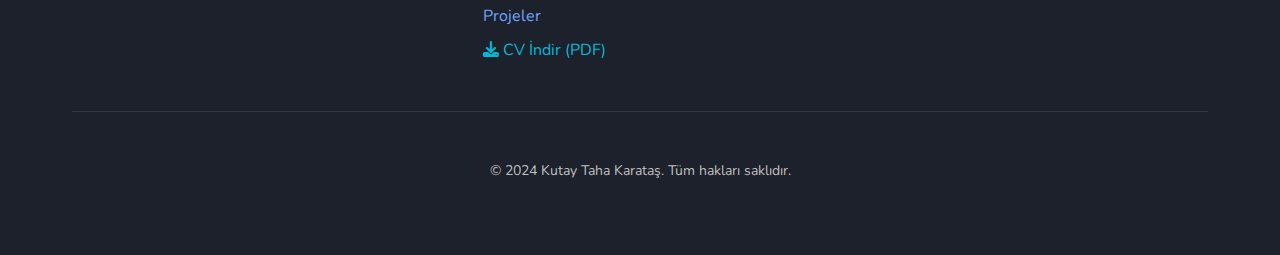
<file: skills.html>
<!DOCTYPE html>
<html lang="tr">

<head>
    <meta charset="UTF-8">
    <meta name="viewport" content="width=device-width, initial-scale=1.0">
    <meta name="description" content="Kutay Taha Karataş - Teknik Beceriler ve Yetkinlikler.">
    <meta name="keywords" content="web tasarımcı, frontend developer, HTML, CSS, JavaScript, React, beceriler">
    <meta name="author" content="Kutay Taha Karataş">

    <!-- Open Graph Meta Tags -->
    <meta property="og:title" content="Kutay Taha Karataş - Beceriler">
    <meta property="og:description" content="Teknik becerilerim ve kullandığım teknolojiler.">
    <meta property="og:type" content="website">

    <title>Beceriler - Kutay Taha Karataş</title>

    <!-- Favicon -->
    <link rel="icon" type="image/svg+xml" href="favicon.svg">
    <link rel="alternate icon" type="image/png" href="favicon.png">
    <link rel="apple-touch-icon" href="favicon.png">

    <!-- Stylesheet -->
    <link rel="stylesheet" href="style.css">

    <!-- Font Awesome for Icons -->
    <link rel="stylesheet" href="https://cdnjs.cloudflare.com/ajax/libs/font-awesome/6.4.0/css/all.min.css">
</head>

<body>
    <!-- Navigation -->
    <nav class="navbar" id="navbar">
        <div class="container">
            <a href="index.html" class="navbar-brand">KUTAY TAHA KARATAŞ</a>
            <ul class="navbar-menu" id="navbarMenu">
                <li><a href="index.html">Ana Sayfa</a></li>
                <li><a href="about.html">Hakkımda</a></li>
                <li><a href="experience.html">Deneyim</a></li>
                <li><a href="skills.html" class="active">Beceriler</a></li>
                <li><a href="projects.html">Projeler</a></li>
                <li><a href="contact.html">İletişim</a></li>
            </ul>
            <button class="mobile-menu-toggle" id="mobileMenuToggle">
                <i class="fas fa-bars"></i>
            </button>
        </div>
    </nav>

    <!-- Skills Section -->
    <section class="skills section" id="skills" style="padding-top: 120px;">
        <div class="container">
            <h2 class="section-title reveal">Beceriler</h2>
            <div class="skills-grid">
                <!-- Frontend Skills -->
                <div class="skill-category card reveal">
                    <h3>
                        <span class="skill-category-icon">💻</span>
                        Frontend Development
                    </h3>
                    <div class="skill-list">
                        <div class="skill-item">
                            <div class="skill-header">
                                <span class="skill-name">HTML5</span>
                                <span class="skill-level">İleri Düzey</span>
                            </div>
                            <div class="skill-bar">
                                <div class="skill-progress" style="--progress: 95%"></div>
                            </div>
                        </div>
                        <div class="skill-item">
                            <div class="skill-header">
                                <span class="skill-name">CSS3 / SCSS</span>
                                <span class="skill-level">İleri Düzey</span>
                            </div>
                            <div class="skill-bar">
                                <div class="skill-progress" style="--progress: 90%"></div>
                            </div>
                        </div>
                        <div class="skill-item">
                            <div class="skill-header">
                                <span class="skill-name">JavaScript</span>
                                <span class="skill-level">Orta-İleri Düzey</span>
                            </div>
                            <div class="skill-bar">
                                <div class="skill-progress" style="--progress: 80%"></div>
                            </div>
                        </div>
                        <div class="skill-item">
                            <div class="skill-header">
                                <span class="skill-name">React</span>
                                <span class="skill-level">Orta Düzey</span>
                            </div>
                            <div class="skill-bar">
                                <div class="skill-progress" style="--progress: 70%"></div>
                            </div>
                        </div>
                    </div>
                </div>

                <!-- Design & Tools -->
                <div class="skill-category card reveal">
                    <h3>
                        <span class="skill-category-icon">🎨</span>
                        Tasarım & Araçlar
                    </h3>
                    <div class="skill-list">
                        <div class="skill-item">
                            <div class="skill-header">
                                <span class="skill-name">Adobe XD</span>
                                <span class="skill-level">İleri Düzey</span>
                            </div>
                            <div class="skill-bar">
                                <div class="skill-progress" style="--progress: 85%"></div>
                            </div>
                        </div>
                        <div class="skill-item">
                            <div class="skill-header">
                                <span class="skill-name">Photoshop</span>
                                <span class="skill-level">İleri Düzey</span>
                            </div>
                            <div class="skill-bar">
                                <div class="skill-progress" style="--progress: 80%"></div>
                            </div>
                        </div>
                        <div class="skill-item">
                            <div class="skill-header">
                                <span class="skill-name">Figma</span>
                                <span class="skill-level">Orta Düzey</span>
                            </div>
                            <div class="skill-bar">
                                <div class="skill-progress" style="--progress: 75%"></div>
                            </div>
                        </div>
                        <div class="skill-item">
                            <div class="skill-header">
                                <span class="skill-name">UI/UX Design</span>
                                <span class="skill-level">Orta-İleri Düzey</span>
                            </div>
                            <div class="skill-bar">
                                <div class="skill-progress" style="--progress: 80%"></div>
                            </div>
                        </div>
                    </div>
                </div>

                <!-- Backend & Database -->
                <div class="skill-category card reveal">
                    <h3>
                        <span class="skill-category-icon">⚙️</span>
                        Backend & Veritabanı
                    </h3>
                    <div class="skill-list">
                        <div class="skill-item">
                            <div class="skill-header">
                                <span class="skill-name">WordPress</span>
                                <span class="skill-level">İleri Düzey</span>
                            </div>
                            <div class="skill-bar">
                                <div class="skill-progress" style="--progress: 85%"></div>
                            </div>
                        </div>
                        <div class="skill-item">
                            <div class="skill-header">
                                <span class="skill-name">PHP</span>
                                <span class="skill-level">Orta Düzey</span>
                            </div>
                            <div class="skill-bar">
                                <div class="skill-progress" style="--progress: 65%"></div>
                            </div>
                        </div>
                        <div class="skill-item">
                            <div class="skill-header">
                                <span class="skill-name">SQL</span>
                                <span class="skill-level">Orta Düzey</span>
                            </div>
                            <div class="skill-bar">
                                <div class="skill-progress" style="--progress: 70%"></div>
                            </div>
                        </div>
                        <div class="skill-item">
                            <div class="skill-header">
                                <span class="skill-name">Git</span>
                                <span class="skill-level">Orta Düzey</span>
                            </div>
                            <div class="skill-bar">
                                <div class="skill-progress" style="--progress: 75%"></div>
                            </div>
                        </div>
                    </div>
                </div>

                <!-- Soft Skills -->
                <div class="skill-category card reveal">
                    <h3>
                        <span class="skill-category-icon">🚀</span>
                        Diğer Yetenekler
                    </h3>
                    <div class="skill-list">
                        <div class="skill-item">
                            <div class="skill-header">
                                <span class="skill-name">Responsive Design</span>
                                <span class="skill-level">İleri Düzey</span>
                            </div>
                            <div class="skill-bar">
                                <div class="skill-progress" style="--progress: 90%"></div>
                            </div>
                        </div>
                        <div class="skill-item">
                            <div class="skill-header">
                                <span class="skill-name">SEO Optimizasyonu</span>
                                <span class="skill-level">Orta-İleri Düzey</span>
                            </div>
                            <div class="skill-bar">
                                <div class="skill-progress" style="--progress: 75%"></div>
                            </div>
                        </div>
                        <div class="skill-item">
                            <div class="skill-header">
                                <span class="skill-name">Proje Yönetimi</span>
                                <span class="skill-level">Orta Düzey</span>
                            </div>
                            <div class="skill-bar">
                                <div class="skill-progress" style="--progress: 70%"></div>
                            </div>
                        </div>
                        <div class="skill-item">
                            <div class="skill-header">
                                <span class="skill-name">İngilizce</span>
                                <span class="skill-level">B1 - Orta Seviye</span>
                            </div>
                            <div class="skill-bar">
                                <div class="skill-progress" style="--progress: 65%"></div>
                            </div>
                        </div>
                    </div>
                </div>
            </div>
        </div>
    </section>

    <!-- Footer -->
    <footer class="footer">
        <div class="container">
            <div class="footer-content">
                <div class="footer-section">
                    <h3 class="gradient-text">Kutay Taha Karataş</h3>
                    <p>
                        Modern web teknolojileri ile kullanıcı dostu ve estetik web siteleri tasarlıyorum.
                    </p>
                </div>
                <div class="footer-section">
                    <h3>Hızlı Linkler</h3>
                    <ul style="list-style: none; display: flex; flex-direction: column; gap: 0.5rem;">
                        <li><a href="index.html">Ana Sayfa</a></li>
                        <li><a href="about.html">Hakkımda</a></li>
                        <li><a href="skills.html">Beceriler</a></li>
                        <li><a href="projects.html">Projeler</a></li>
                        <li><a href="Bej Profesyonel Yazılım Mühendisi Özgeçmiş.pdf"
                                download="Kutay_Taha_Karatas_CV.pdf" style="color: var(--color-accent);"><i
                                    class="fas fa-download"></i> CV İndir (PDF)</a></li>
                    </ul>
                </div>
                <div class="footer-section">
                    <h3>Sosyal Medya</h3>
                    <div class="social-links">
                        <a href="#" class="social-link" aria-label="LinkedIn">
                            <i class="fab fa-linkedin-in"></i>
                        </a>
                        <a href="#" class="social-link" aria-label="GitHub">
                            <i class="fab fa-github"></i>
                        </a>
                        <a href="#" class="social-link" aria-label="Instagram">
                            <i class="fab fa-instagram"></i>
                        </a>
                        <a href="#" class="social-link" aria-label="Twitter">
                            <i class="fab fa-twitter"></i>
                        </a>
                    </div>
                </div>
            </div>
            <div class="footer-bottom">
                <p>&copy; 2024 Kutay Taha Karataş. Tüm hakları saklıdır.</p>
            </div>
        </div>
    </footer>

    <!-- JavaScript -->
    <script src="script.js"></script>
</body>

</html>
</file>
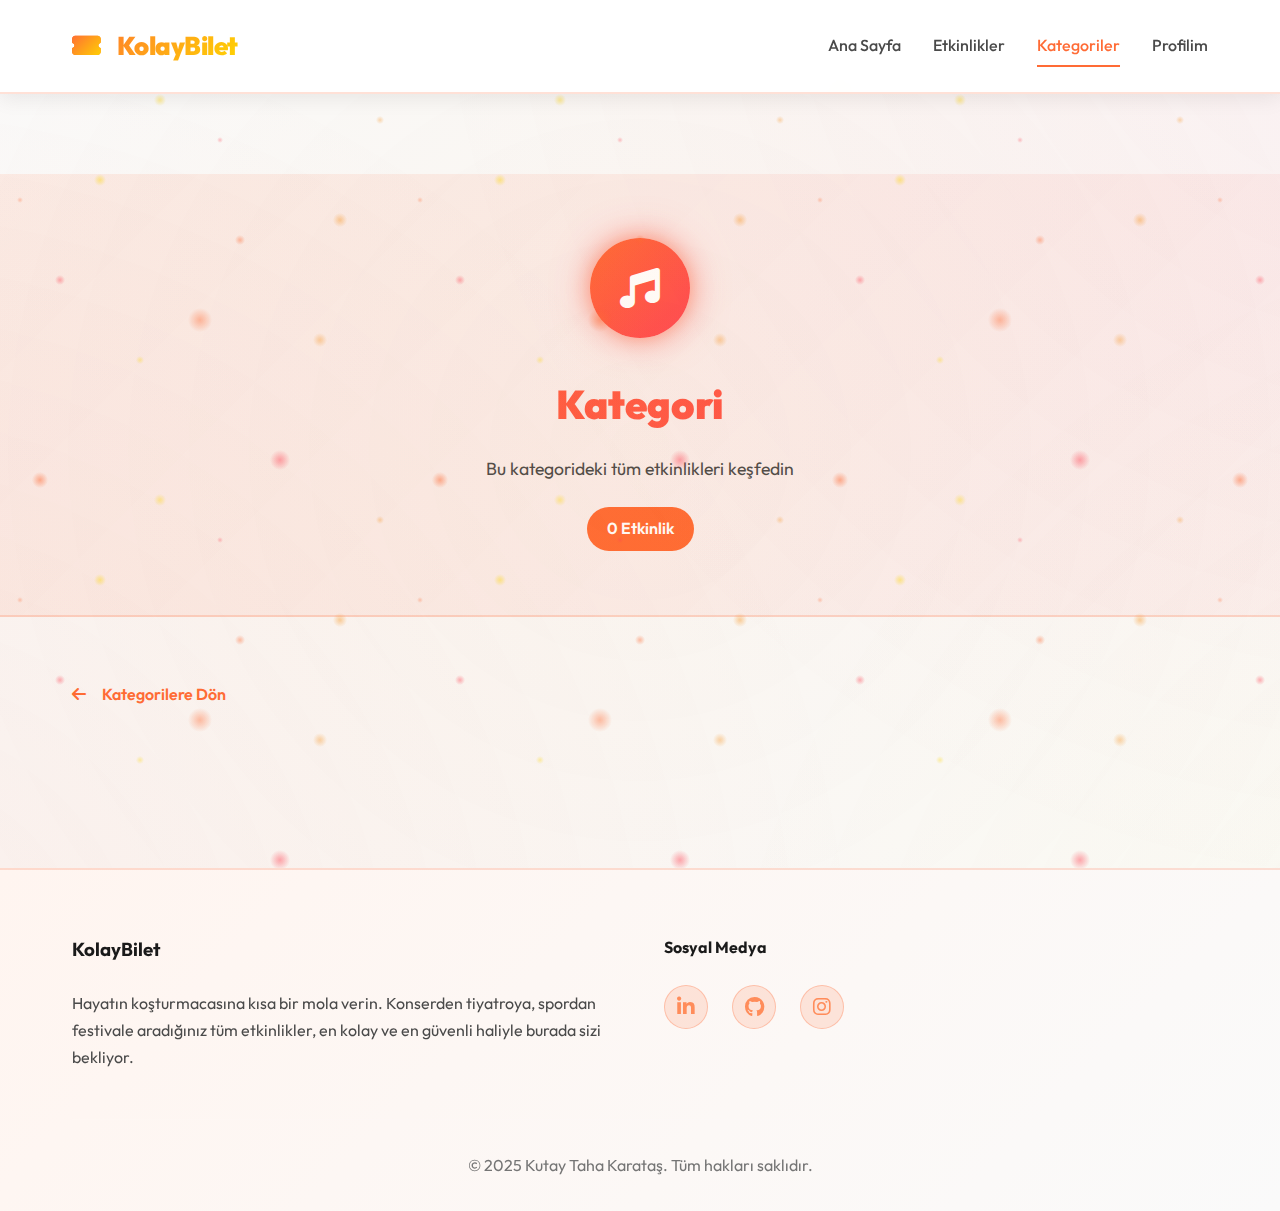
<file: event-ticketing/category.html>
<!DOCTYPE html>
<html lang="tr">
    <head>
        <meta charset="UTF-8">
        <meta name="viewport" content="width=device-width, initial-scale=1.0">
        <meta name="description" content="Kategori Etkinlikleri - KolayBilet">
        <title>Kategori Etkinlikleri - KolayBilet</title>

        <!-- Font Awesome -->
        <link
        rel="stylesheet" href="https://cdnjs.cloudflare.com/ajax/libs/font-awesome/6.4.0/css/all.min.css">

        <!-- Custom CSS -->
        <link rel="stylesheet" href="css/style.css">
        <style>
            /* Category Page Specific Styles */
            .category-hero {
                background: linear-gradient(135deg, rgba(255, 107, 53, 0.1), rgba(255, 71, 87, 0.05));
                padding: var(--space-2xl) 0;
                margin-top: 80px;
                border-bottom: 2px solid rgba(255, 107, 53, 0.2);
            }

            .category-hero-content {
                text-align: center;
            }

            .category-icon-large {
                width: 100px;
                height: 100px;
                background: linear-gradient(135deg, var(--color-primary), var(--color-tertiary));
                border-radius: 50%;
                display: flex;
                align-items: center;
                justify-content: center;
                margin: 0 auto var(--space-lg);
                font-size: 2.5rem;
                color: white;
                box-shadow: var(--shadow-fire);
            }

            .category-title {
                font-size: 2.5rem;
                font-weight: 900;
                margin-bottom: var(--space-sm);
                background: linear-gradient(135deg, var(--color-primary), var(--color-tertiary));
                -webkit-background-clip: text;
                -webkit-text-fill-color: transparent;
                background-clip: text;
            }

            .category-subtitle {
                color: var(--color-text-secondary);
                font-size: 1.1rem;
            }

            .category-event-count {
                display: inline-block;
                background: var(--color-primary);
                color: white;
                padding: 8px 20px;
                border-radius: var(--radius-xl);
                font-weight: 600;
                margin-top: var(--space-md);
            }

            .events-section {
                padding: var(--space-2xl) 0;
            }

            .events-grid {
                display: grid;
                grid-template-columns: repeat(auto-fill, minmax(300px, 1fr));
                gap: var(--space-lg);
            }

            .back-link {
                display: inline-flex;
                align-items: center;
                gap: var(--space-sm);
                color: var(--color-primary);
                text-decoration: none;
                font-weight: 600;
                margin-bottom: var(--space-lg);
                transition: all var(--transition-base);
            }

            .back-link:hover {
                gap: var(--space-md);
            }

            .no-events-card {
                grid-column: 1 / -1;
                text-align: center;
                padding: var(--space-2xl);
                background: var(--color-bg-card);
                border-radius: var(--radius-lg);
                border: 2px dashed rgba(255, 107, 53, 0.3);
            }

            .no-events-card i {
                font-size: 4rem;
                color: var(--color-primary);
                opacity: 0.5;
                margin-bottom: var(--space-md);
            }

            .no-events-card h3 {
                margin-bottom: var(--space-sm);
            }

            .no-events-card p {
                color: var(--color-text-muted);
            }

            /* Event Card Styles */
            .category-event-card {
                background: var(--color-bg-card);
                border: 1px solid rgba(0, 0, 0, 0.08);
                border-radius: var(--radius-lg);
                overflow: hidden;
                transition: all var(--transition-base);
                display: flex;
                flex-direction: column;
                text-decoration: none;
                color: inherit;
            }

            .category-event-card:hover {
                transform: translateY(-8px);
                box-shadow: var(--shadow-fire);
                border-color: var(--color-primary-light);
            }

            .category-event-image {
                position: relative;
                height: 180px;
                overflow: hidden;
            }

            .category-event-image img {
                width: 100%;
                height: 100%;
                object-fit: cover;
                transition: transform var(--transition-slow);
            }

            .category-event-card:hover .category-event-image img {
                transform: scale(1.1);
            }

            .category-event-badge {
                position: absolute;
                top: var(--space-sm);
                right: var(--space-sm);
                padding: 6px 12px;
                background: var(--color-primary);
                color: white;
                border-radius: var(--radius-sm);
                font-size: 0.75rem;
                font-weight: 600;
            }

            .category-event-content {
                padding: var(--space-md);
                flex: 1;
                display: flex;
                flex-direction: column;
            }

            .category-event-title {
                font-size: 1.1rem;
                font-weight: 700;
                margin-bottom: var(--space-sm);
                line-height: 1.4;
            }

            .category-event-info {
                display: flex;
                flex-direction: column;
                gap: 6px;
                color: var(--color-text-secondary);
                font-size: 0.875rem;
                margin-bottom: var(--space-md);
            }

            .category-event-info span {
                display: flex;
                align-items: center;
                gap: var(--space-xs);
            }

            .category-event-info i {
                color: var(--color-primary);
                width: 16px;
            }

            .category-event-footer {
                margin-top: auto;
                display: flex;
                justify-content: space-between;
                align-items: center;
                padding-top: var(--space-md);
                border-top: 1px solid rgba(0, 0, 0, 0.05);
            }

            .category-event-price {
                font-size: 1rem;
                font-weight: 700;
                color: var(--color-primary);
            }

            .category-event-btn {
                padding: 8px 16px;
                background: linear-gradient(135deg, var(--color-primary), var(--color-tertiary));
                color: white;
                border: none;
                border-radius: var(--radius-md);
                font-size: 0.875rem;
                font-weight: 600;
                cursor: pointer;
                transition: all var(--transition-base);
            }

            .category-event-btn:hover {
                transform: scale(1.05);
                box-shadow: var(--shadow-glow);
            }

            /* Responsive */
            @media(max-width: 768px) {
                .category-title {
                    font-size: 1.8rem;
                }

                .category-icon-large {
                    width: 80px;
                    height: 80px;
                    font-size: 2rem;
                }

                .events-grid {
                    grid-template-columns: 1fr;
                }
            }
        </style>
    </head>
    <body>
        <!-- Header -->
        <header class="header">
            <div class="container">
                <div class="header-content">
                    <a href="index.html" class="logo">
                        <i class="fas fa-ticket-alt"></i>
                        <span>KolayBilet</span>
                    </a>
                    <nav class="nav" id="nav">
                        <a href="index.html" class="nav-link">Ana Sayfa</a>
                        <a href="index.html#events" class="nav-link">Etkinlikler</a>
                        <a href="index.html#categories" class="nav-link active">Kategoriler</a>
                        <a href="profile.html" class="nav-link">Profilim</a>
                    </nav>
                    <button class="mobile-toggle" id="mobileToggle">
                        <i class="fas fa-bars"></i>
                    </button>
                </div>
            </div>
        </header>

        <!-- Category Hero -->
        <section class="category-hero">
            <div class="container">
                <div class="category-hero-content">
                    <div class="category-icon-large" id="categoryIcon">
                        <i class="fas fa-music"></i>
                    </div>
                    <h1 class="category-title" id="categoryTitle">Kategori</h1>
                    <p class="category-subtitle" id="categorySubtitle">Bu kategorideki tüm etkinlikleri keşfedin</p>
                    <span class="category-event-count" id="eventCount">0 Etkinlik</span>
                </div>
            </div>
        </section>

        <!-- Events Section -->
        <section class="events-section">
            <div class="container">
                <a href="index.html#categories" class="back-link">
                    <i class="fas fa-arrow-left"></i>
                    Kategorilere Dön
                </a>

                <div
                    class="events-grid" id="eventsGrid"><!-- Events will be loaded here by JavaScript -->
                </div>
            </div>
        </section>

        <!-- Footer -->
        <footer class="footer">
            <div class="container">
                <div class="footer-content">
                    <div class="footer-section">
                        <h3>KolayBilet</h3>
                        <p>Hayatın koşturmacasına kısa bir mola verin. Konserden tiyatroya, spordan festivale aradığınız tüm etkinlikler, en kolay ve en güvenli haliyle burada sizi bekliyor.</p>
                    </div>

                    <div class="footer-section">
                        <h4>Sosyal Medya</h4>
                        <div class="social-links">
                            <a href="https://www.linkedin.com/in/kutay-taha-karata%C5%9F-9b87a8386/" target="_blank">
                                <i class="fab fa-linkedin-in"></i>
                            </a>
                            <a href="https://github.com/kutaytahakaratas" target="_blank">
                                <i class="fab fa-github"></i>
                            </a>
                            <a href="https://www.instagram.com/kutaytahakaratas/" target="_blank">
                                <i class="fab fa-instagram"></i>
                            </a>
                        </div>
                    </div>
                </div>
                <div class="footer-bottom">
                    <p>&copy; 2025 Kutay Taha Karataş. Tüm hakları saklıdır.</p>
                </div>
            </div>
        </footer>

        <!-- Category Page JavaScript -->
        <script src="js/category.js"></script>
    </body>
</html>
</file>
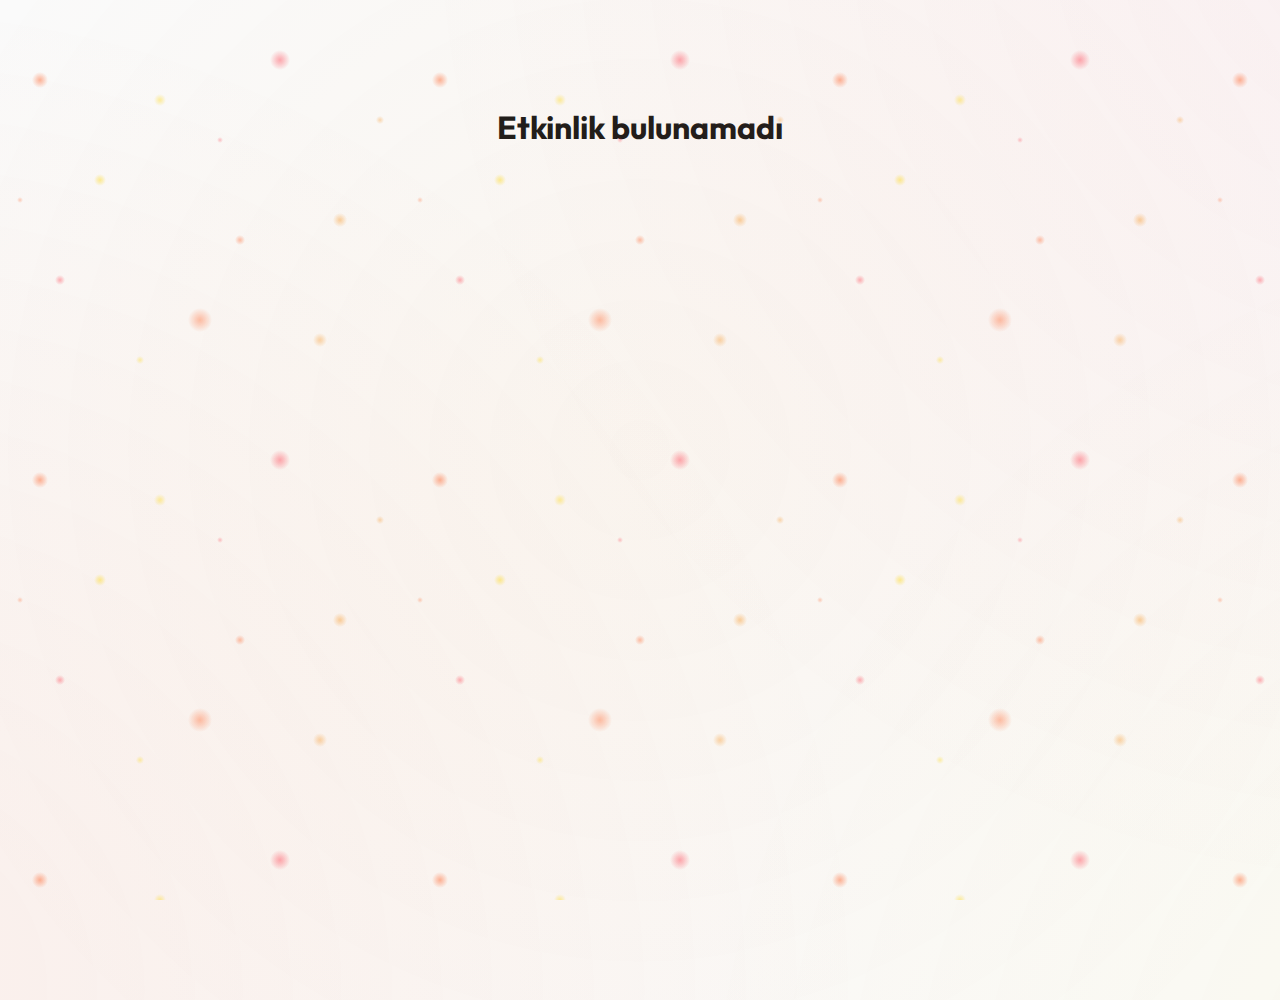
<file: event-ticketing/event-detail.html>
<!DOCTYPE html>
<html lang="tr">
    <head>
        <meta charset="UTF-8">
        <meta name="viewport" content="width=device-width, initial-scale=1.0">
        <meta name="description" content="Etkinlik Detayı - KolayBilet">
        <title>Etkinlik Detayı - KolayBilet</title>

        <!-- Font Awesome -->
        <link
        rel="stylesheet" href="https://cdnjs.cloudflare.com/ajax/libs/font-awesome/6.4.0/css/all.min.css">

        <!-- Custom CSS -->
        <link rel="stylesheet" href="css/style.css">
        <link rel="stylesheet" href="css/event-detail.css">
    </head>
    <body>
        <!-- Header -->
        <header class="header">
            <div class="container">
                <div class="header-content">
                    <a href="index.html" class="logo">
                        <i class="fas fa-ticket-alt"></i>
                        <span>KolayBilet</span>
                    </a>
                    <nav class="nav" id="nav">
                        <a href="index.html" class="nav-link">Ana Sayfa</a>
                        <a href="index.html#events" class="nav-link">Etkinlikler</a>
                        <a href="index.html#categories" class="nav-link">Kategoriler</a>
                        <a href="profile.html" class="nav-link">Profilim</a>
                    </nav>
                    <button class="mobile-toggle" id="mobileToggle">
                        <i class="fas fa-bars"></i>
                    </button>
                </div>
            </div>
        </header>

        <!-- Event Detail Container -->
        <main class="event-detail-container">
            <div
                class="container">
                <!-- Back Button -->
                <a href="index.html" class="back-btn">
                    <i class="fas fa-arrow-left"></i>
                    Etkinliklere Dön
                </a>

                <!-- Event Hero -->
                <div class="event-hero" id="eventHero">
                    <img src="" alt="Event" class="event-hero-image" id="eventImage">
                    <div class="event-hero-overlay">
                        <div class="event-hero-content">
                            <span class="event-category-badge" id="eventCategory">
                                <i class="fas fa-music"></i>
                                Konser
                            </span>
                            <h1 class="event-hero-title" id="eventTitle">Etkinlik Başlığı</h1>
                            <div class="event-hero-meta">
                                <span>
                                    <i class="far fa-calendar"></i>
                                    <span id="eventDate">Tarih</span>
                                </span>
                                <span>
                                    <i class="fas fa-map-marker-alt"></i>
                                    <span id="eventLocation">Konum</span>
                                </span>
                                <span>
                                    <i class="fas fa-clock"></i>
                                    <span id="eventTime">Saat</span>
                                </span>
                            </div>
                        </div>
                    </div>
                </div>

                <!-- Event Content -->
                <div
                    class="event-detail-grid">
                    <!-- Left Column - Details -->
                    <div class="event-details">
                        <section class="detail-section">
                            <h2>
                                <i class="fas fa-info-circle"></i>
                                Etkinlik Hakkında</h2>
                            <p id="eventDescription">
                                Bu etkinlik hakkında detaylı bilgi burada yer alacak.
                            </p>
                        </section>

                        <section class="detail-section">
                            <h2>
                                <i class="fas fa-star"></i>
                                Öne Çıkan Özellikler</h2>
                            <ul class="features-list" id="eventFeatures">
                                <li>
                                    <i class="fas fa-check-circle"></i>
                                    Özellik 1</li>
                                <li>
                                    <i class="fas fa-check-circle"></i>
                                    Özellik 2</li>
                                <li>
                                    <i class="fas fa-check-circle"></i>
                                    Özellik 3</li>
                            </ul>
                        </section>

                        <section class="detail-section">
                            <h2>
                                <i class="fas fa-map"></i>
                                Mekan Bilgileri</h2>
                            <div class="venue-info">
                                <div class="venue-card">
                                    <h3 id="venueName">Mekan Adı</h3>
                                    <p id="venueAddress">Adres bilgisi burada yer alacak.</p>
                                    <div class="venue-facilities">
                                        <span>
                                            <i class="fas fa-parking"></i>
                                            Otopark</span>
                                        <span>
                                            <i class="fas fa-wheelchair"></i>
                                            Engelli Erişimi</span>
                                        <span>
                                            <i class="fas fa-utensils"></i>
                                            Yiyecek & İçecek</span>
                                    </div>
                                </div>
                            </div>
                        </section>

                        <section class="detail-section">
                            <h2>
                                <i class="fas fa-exclamation-triangle"></i>
                                Önemli Bilgiler</h2>
                            <div class="important-notes">
                                <div class="note-item">
                                    <i class="fas fa-clock"></i>
                                    <div>
                                        <strong>Kapı Açılış Saati</strong>
                                        <p id="doorTime">Etkinlikten 1 saat önce</p>
                                    </div>
                                </div>
                                <div class="note-item">
                                    <i class="fas fa-user-check"></i>
                                    <div>
                                        <strong>Yaş Sınırı</strong>
                                        <p id="ageLimit">Tüm yaşlara uygundur</p>
                                    </div>
                                </div>
                                <div class="note-item">
                                    <i class="fas fa-ban"></i>
                                    <div>
                                        <strong>Yasak Maddeler</strong>
                                        <p>Profesyonel kamera, yiyecek-içecek</p>
                                    </div>
                                </div>
                            </div>
                        </section>
                    </div>

                    <!-- Right Column - Ticket Purchase -->
                    <div class="ticket-purchase-card">
                        <div class="ticket-card-header">
                            <h3>🎫 Bilet Al</h3>
                        </div>
                        <div class="ticket-card-body">
                            <div class="price-info">
                                <span class="price-label">Fiyat aralığı</span>
                                <span class="price-range" id="priceRange">₺250 - ₺1500</span>
                            </div>

                            <div class="ticket-types">
                                <h4>Bilet Türleri</h4>
                                <div class="ticket-type" data-price="250">
                                    <div class="ticket-type-info">
                                        <span class="ticket-type-name">Standart</span>
                                        <span class="ticket-type-desc">Genel giriş</span>
                                    </div>
                                    <span class="ticket-type-price">₺250</span>
                                </div>
                                <div class="ticket-type" data-price="500">
                                    <div class="ticket-type-info">
                                        <span class="ticket-type-name">VIP</span>
                                        <span class="ticket-type-desc">Ön sıralar + İçecek</span>
                                    </div>
                                    <span class="ticket-type-price">₺500</span>
                                </div>
                                <div class="ticket-type" data-price="1500">
                                    <div class="ticket-type-info">
                                        <span class="ticket-type-name">Premium</span>
                                        <span class="ticket-type-desc">Meet & Greet + Hediye</span>
                                    </div>
                                    <span class="ticket-type-price">₺1500</span>
                                </div>
                            </div>

                            <div class="availability-info">
                                <div class="availability-bar">
                                    <div class="availability-fill" style="width: 65%"></div>
                                </div>
                                <span class="availability-text">%35 doluluk - Son biletler!</span>
                            </div>

                            <a href="seat-selection.html" class="btn btn-primary btn-block">
                                <i class="fas fa-ticket-alt"></i>
                                Bilet Seç
                            </a>

                            <div class="guarantee-info">
                                <div class="guarantee-item">
                                    <i class="fas fa-shield-alt"></i>
                                    <span>Güvenli Ödeme</span>
                                </div>
                                <div class="guarantee-item">
                                    <i class="fas fa-undo"></i>
                                    <span>Kolay İade</span>
                                </div>
                            </div>
                        </div>
                    </div>
                </div>

                <!-- Similar Events -->
                <section class="similar-events">
                    <h2>🎭 Benzer Etkinlikler</h2>
                    <div
                        class="similar-events-grid" id="similarEvents"><!-- Will be populated by JavaScript -->
                    </div>
                </section>
            </div>
        </main>

        <!-- Footer -->
        <footer class="footer">
            <div class="container">
                <div class="footer-content">
                    <div class="footer-section">
                        <h3>KolayBilet</h3>
                        <p>Türkiye'nin en kolay etkinlik ve biletleme platformu</p>
                    </div>
                    <div class="footer-section">
                        <h4>Hızlı Linkler</h4>
                        <a href="#">Hakkımızda</a>
                        <a href="#">İletişim</a>
                        <a href="#">Yardım</a>
                    </div>
                    <div class="footer-section">
                        <h4>Sosyal Medya</h4>
                        <div class="social-links">
                            <a href="https://www.linkedin.com/in/kutay-taha-karata%C5%9F-9b87a8386/" target="_blank">
                                <i class="fab fa-linkedin-in"></i>
                            </a>
                            <a href="https://github.com/kutaytahakaratas" target="_blank">
                                <i class="fab fa-github"></i>
                            </a>
                            <a href="https://www.instagram.com/kutaytahakaratas/" target="_blank">
                                <i class="fab fa-instagram"></i>
                            </a>
                        </div>
                    </div>
                </div>
                <div class="footer-bottom">
                    <p>&copy; 2025 Kutay Taha Karataş. Tüm hakları saklıdır.</p>
                </div>
            </div>
        </footer>

        <!-- Custom JS -->
        <script src="js/event-detail.js"></script>
    </body>
</html>
</file>
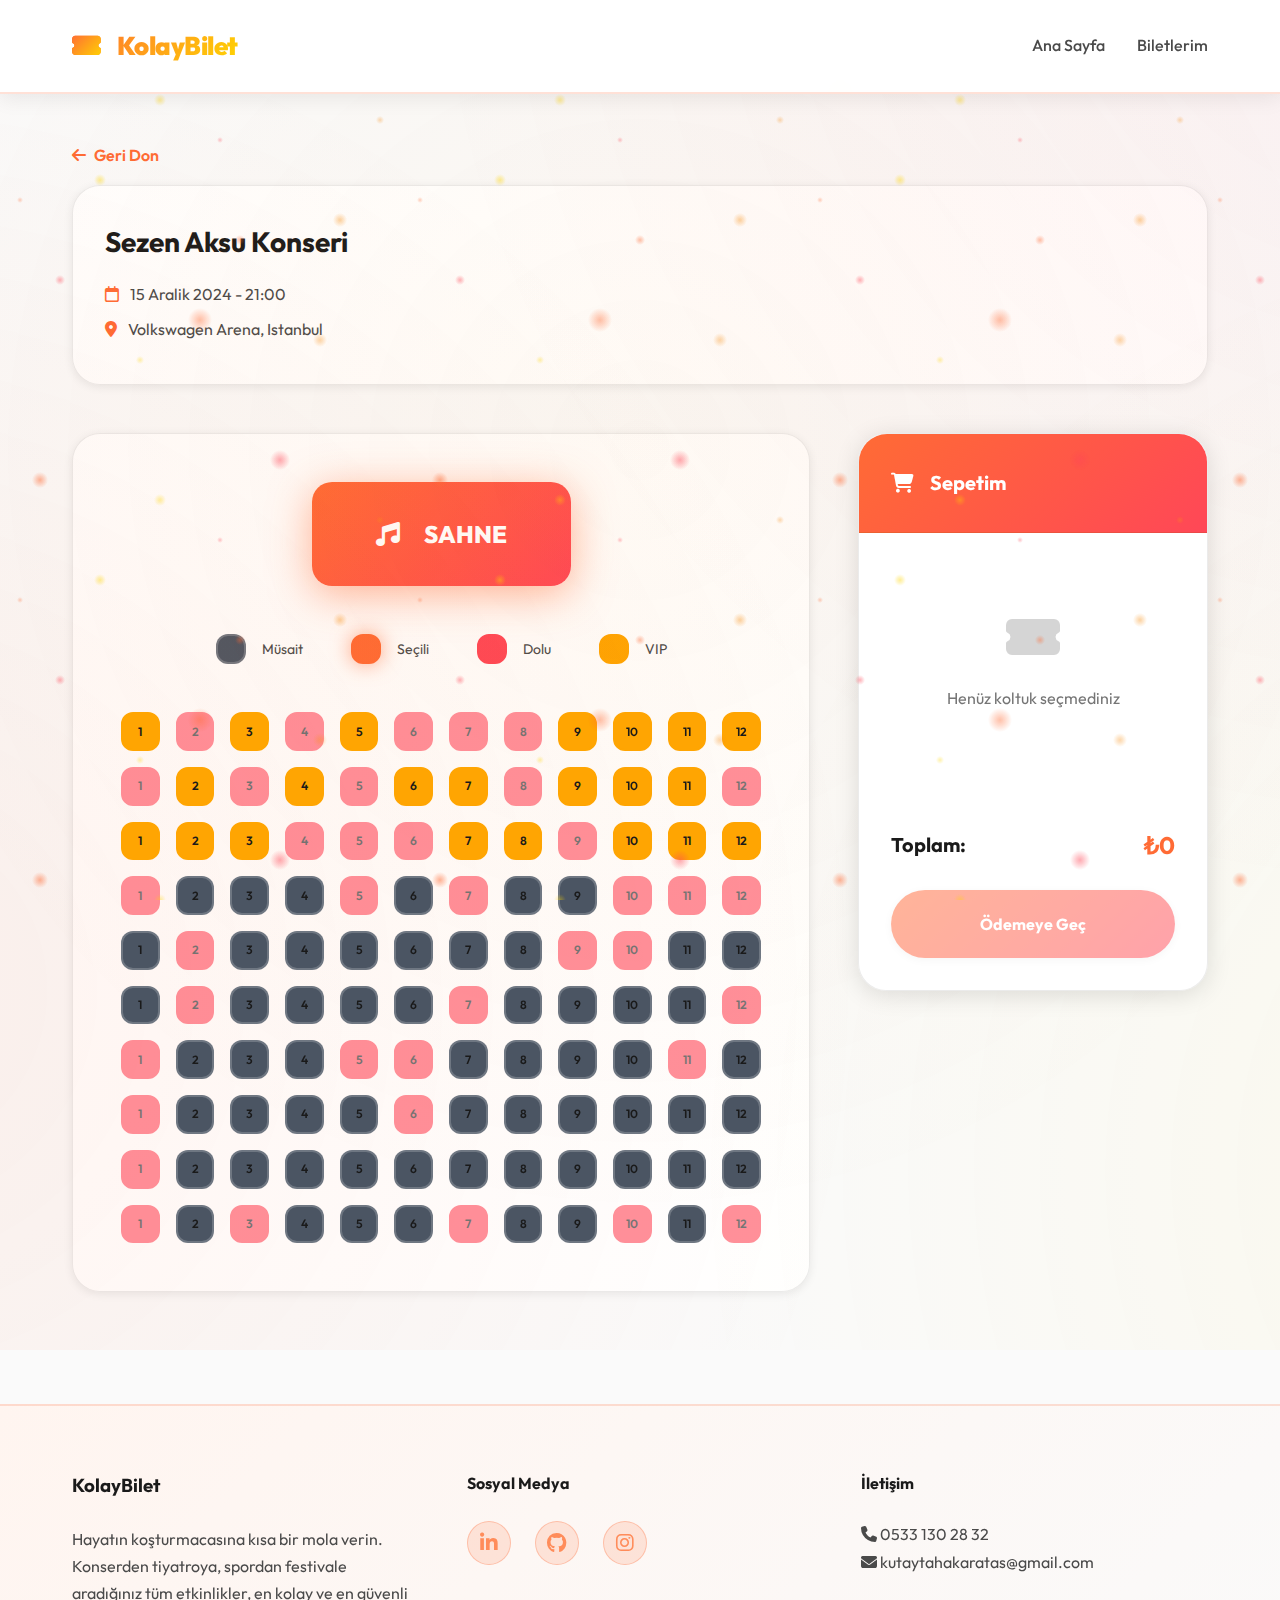
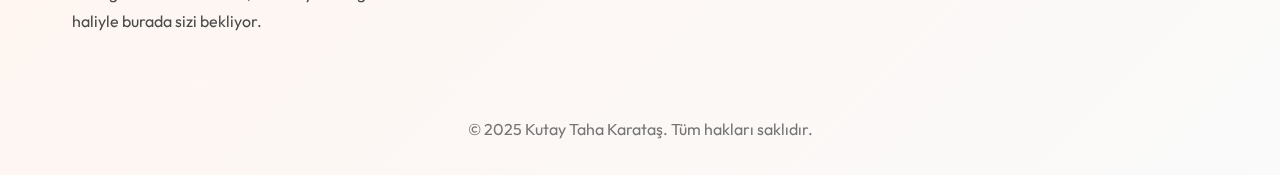
<file: event-ticketing/seat-selection.html>
<!DOCTYPE html>
<html lang="tr">
    <head>
        <meta charset="UTF-8">
        <meta name="viewport" content="width=device-width, initial-scale=1.0">
        <title>Koltuk Seçimi - KolayBilet</title>

        <!-- Font Awesome -->
        <link
        rel="stylesheet" href="https://cdnjs.cloudflare.com/ajax/libs/font-awesome/6.4.0/css/all.min.css">

        <!-- Custom CSS -->
        <link rel="stylesheet" href="css/style.css">
        <link rel="stylesheet" href="css/seat-selection.css">
    </head>
    <body>
        <!-- Header -->
        <header class="header">
            <div class="container">
                <div class="header-content">
                    <a href="index.html" class="logo">
                        <i class="fas fa-ticket-alt"></i>
                        <span>KolayBilet</span>
                    </a>
                    <nav class="nav" id="nav">
                        <a href="index.html" class="nav-link">Ana Sayfa</a>
                        <a href="profile.html" class="nav-link">Biletlerim</a>
                    </nav>
                    <button class="mobile-toggle" id="mobileToggle">
                        <i class="fas fa-bars"></i>
                    </button>
                </div>
            </div>
        </header>

        <div class="seat-selection-container">
            <div
                class="container">
                <!-- Back Button -->
                <a href="javascript:history.back()" class="back-link" style="display: inline-flex; align-items: center; gap: 0.5rem; color: var(--color-primary); text-decoration: none; font-weight: 600; margin-bottom: 1rem;">
                    <i class="fas fa-arrow-left"></i>
                    Geri Don
                </a>

                <!-- Event Info -->
                <div class="event-info-bar">
                    <div class="event-info-content">
                        <h2>Sezen Aksu Konseri</h2>
                        <p>
                            <i class="far fa-calendar"></i>
                            15 Aralik 2024 - 21:00</p>
                        <p>
                            <i class="fas fa-map-marker-alt"></i>
                            Volkswagen Arena, Istanbul</p>
                    </div>
                </div>

                <div
                    class="seat-selection-layout">
                    <!-- Seat Map -->
                    <div class="seat-map-container">
                        <div class="stage-container">
                            <div class="stage">
                                <i class="fas fa-music"></i>
                                SAHNE
                            </div>
                        </div>

                        <!-- Legend -->
                        <div class="seat-legend">
                            <div class="legend-item">
                                <div class="seat-icon available"></div>
                                <span>Müsait</span>
                            </div>
                            <div class="legend-item">
                                <div class="seat-icon selected"></div>
                                <span>Seçili</span>
                            </div>
                            <div class="legend-item">
                                <div class="seat-icon occupied"></div>
                                <span>Dolu</span>
                            </div>
                            <div class="legend-item">
                                <div class="seat-icon vip"></div>
                                <span>VIP</span>
                            </div>
                        </div>

                        <!-- Seat Grid -->
                        <div
                            class="seats-grid" id="seatsGrid"><!-- Seats will be generated by JavaScript -->
                        </div>
                    </div>

                    <!-- Cart Sidebar -->
                    <div class="cart-sidebar">
                        <div class="cart-header">
                            <h3>
                                <i class="fas fa-shopping-cart"></i>
                                Sepetim</h3>
                        </div>

                        <div class="cart-content" id="cartContent">
                            <div class="empty-cart">
                                <i class="fas fa-ticket-alt"></i>
                                <p>Henüz koltuk seçmediniz</p>
                            </div>
                        </div>

                        <div class="cart-footer">
                            <div class="cart-total">
                                <span>Toplam:</span>
                                <span class="total-price" id="totalPrice">₺0</span>
                            </div>
                            <button class="btn btn-primary btn-block" id="checkoutBtn" disabled>
                                Ödemeye Geç
                            </button>
                        </div>
                    </div>
                </div>
            </div>
        </div>

        <!-- Footer -->
        <footer class="footer">
            <div class="container">
                <div class="footer-content">
                    <div class="footer-section">
                        <h3>KolayBilet</h3>
                        <p>Hayatın koşturmacasına kısa bir mola verin. Konserden tiyatroya, spordan festivale aradığınız tüm etkinlikler, en kolay ve en güvenli haliyle burada sizi bekliyor.</p>
                    </div>

                    <div class="footer-section">
                        <h4>Sosyal Medya</h4>
                        <div class="social-links">
                            <a href="https://www.linkedin.com/in/kutay-taha-karata%C5%9F-9b87a8386/" target="_blank">
                                <i class="fab fa-linkedin-in"></i>
                            </a>
                            <a href="https://github.com/kutaytahakaratas" target="_blank">
                                <i class="fab fa-github"></i>
                            </a>
                            <a href="https://www.instagram.com/kutaytahakaratas/" target="_blank">
                                <i class="fab fa-instagram"></i>
                            </a>
                        </div>
                    </div>

                    <div class="footer-section">
                        <h4>İletişim</h4>
                        <div class="contact-info">
                            <p>
                                <i class="fas fa-phone"></i>
                                0533 130 28 32</p>
                            <p>
                                <i class="fas fa-envelope"></i>
                                kutaytahakaratas@gmail.com</p>
                        </div>
                    </div>
                </div>
                <div class="footer-bottom">
                    <p>&copy; 2025 Kutay Taha Karataş. Tüm hakları saklıdır.</p>
                </div>
            </div>
        </footer>

        <!-- Seat Detail Modal -->
        <div class="modal" id="seatModal">
            <div class="modal-content">
                <div class="modal-header">
                    <h3>Koltuk Detayı</h3>
                    <button class="modal-close" id="modalClose">
                        <i class="fas fa-times"></i>
                    </button>
                </div>
                <div
                    class="modal-body" id="modalBody"><!-- Content will be added by JavaScript -->
                </div>
            </div>
        </div>

        <!-- Custom JS -->
        <script src="js/seat-selection.js"></script>
    </body>
</html>
</file>
<file: style.css>
/* ==========================================
   MODERN PORTFOLIO - DESIGN SYSTEM
   Blue Theme with Yellow Accents
   ========================================== */

/* Import Google Fonts - Distinctive Typography */
@import url('https://fonts.googleapis.com/css2?family=Manrope:wght@300;400;500;600;700;800&family=Nunito:wght@300;400;500;600;700&display=swap');

/* ==========================================
   CSS VARIABLES - Design Tokens
   ========================================== */
:root {
  /* Colors - Professional Blue Palette with Yellow Accents */
  --color-primary: hsl(217, 91%, 60%);
  --color-primary-light: hsl(217, 91%, 70%);
  --color-primary-dark: hsl(217, 91%, 50%);
  --color-secondary: hsl(199, 89%, 48%);
  --color-accent: hsl(189, 94%, 43%);
  
  /* Yellow Accent Colors */
  --color-yellow: #ffd60a;
  --color-yellow-light: #ffe66d;
  --color-yellow-dark: #e6c200;

  /* Gradients */
  --gradient-primary: linear-gradient(135deg, hsl(217, 91%, 60%) 0%, hsl(199, 89%, 48%) 100%);
  --gradient-hero: linear-gradient(135deg, hsl(217, 91%, 60%) 0%, hsl(199, 89%, 48%) 50%, hsl(142, 71%, 45%) 100%);
  --gradient-card: linear-gradient(135deg, rgba(59, 130, 246, 0.1) 0%, rgba(14, 165, 233, 0.1) 100%);
  --gradient-yellow: linear-gradient(135deg, #ffd60a 0%, #ffe66d 100%);

  /* Neutral Colors - Dark Theme */
  --color-bg-primary: hsl(220, 26%, 10%);
  --color-bg-secondary: hsl(220, 20%, 14%);
  --color-bg-tertiary: hsl(220, 18%, 18%);
  --color-surface: rgba(59, 130, 246, 0.05);
  --color-surface-hover: rgba(59, 130, 246, 0.1);

  /* Text Colors - Light text on dark background */
  --color-text-primary: hsl(0, 0%, 98%);
  --color-text-secondary: hsl(0, 0%, 75%);
  --color-text-muted: hsl(0, 0%, 55%);

  /* Spacing Scale */
  --space-xs: 0.5rem;
  --space-sm: 1rem;
  --space-md: 1.5rem;
  --space-lg: 2rem;
  --space-xl: 3rem;
  --space-2xl: 4rem;
  --space-3xl: 6rem;

  /* Typography Scale */
  --font-family: 'Nunito', -apple-system, BlinkMacSystemFont, 'Segoe UI', sans-serif;
  --font-family-display: 'Manrope', -apple-system, BlinkMacSystemFont, 'Segoe UI', sans-serif;
  --font-size-xs: 0.75rem;
  --font-size-sm: 0.875rem;
  --font-size-base: 1rem;
  --font-size-lg: 1.125rem;
  --font-size-xl: 1.25rem;
  --font-size-2xl: 1.5rem;
  --font-size-3xl: 2rem;
  --font-size-4xl: 2.5rem;
  --font-size-5xl: 3rem;
  --font-size-6xl: 4rem;

  /* Border Radius */
  --radius-sm: 0.5rem;
  --radius-md: 1rem;
  --radius-lg: 1.5rem;
  --radius-xl: 2rem;
  --radius-full: 9999px;

  /* Shadows */
  --shadow-sm: 0 2px 8px rgba(0, 0, 0, 0.08);
  --shadow-md: 0 4px 16px rgba(0, 0, 0, 0.12);
  --shadow-lg: 0 8px 32px rgba(0, 0, 0, 0.15);
  --shadow-glow: 0 0 40px rgba(59, 130, 246, 0.2);
  --shadow-yellow: 0 0 30px rgba(255, 214, 10, 0.15);

  /* Transitions */
  --transition-fast: 150ms ease-in-out;
  --transition-base: 300ms ease-in-out;
  --transition-slow: 500ms ease-in-out;

  /* Layout */
  --container-max-width: 1200px;
  --section-padding: clamp(3rem, 8vw, 6rem);
}

/* ==========================================
   RESET & BASE STYLES
   ========================================== */
*,
*::before,
*::after {
  box-sizing: border-box;
  margin: 0;
  padding: 0;
}

html {
  scroll-behavior: smooth;
  font-size: 16px;
}

body {
  font-family: var(--font-family);
  font-size: var(--font-size-base);
  line-height: 1.6;
  color: var(--color-text-primary);
  background-color: var(--color-bg-primary);
  overflow-x: hidden;
  -webkit-font-smoothing: antialiased;
  -moz-osx-font-smoothing: grayscale;
}

/* ==========================================
   TYPOGRAPHY
   ========================================== */
h1,
h2,
h3,
h4,
h5,
h6 {
  font-family: var(--font-family-display);
  font-weight: 700;
  line-height: 1.2;
  margin-bottom: var(--space-md);
}

h1 {
  font-size: clamp(2.5rem, 6vw, 4.5rem);
  font-weight: 800;
  letter-spacing: -0.02em;
}

h2 {
  font-size: clamp(2rem, 4vw, 3rem);
  font-weight: 700;
  letter-spacing: -0.01em;
}

h3 {
  font-size: clamp(1.5rem, 3vw, 2rem);
  font-weight: 600;
}

p {
  margin-bottom: var(--space-md);
  color: var(--color-text-secondary);
}

a {
  color: var(--color-primary-light);
  text-decoration: none;
  transition: color var(--transition-fast);
}

a:hover {
  color: var(--color-secondary);
}

/* ==========================================
   UTILITY CLASSES
   ========================================== */
.container {
  max-width: var(--container-max-width);
  margin: 0 auto;
  padding: 0 var(--space-lg);
}

.section {
  padding: var(--section-padding) 0;
  position: relative;
}

.section-title {
  text-align: center;
  margin-bottom: var(--space-3xl);
  position: relative;
}

.section-title::after {
  content: '';
  display: block;
  width: 80px;
  height: 4px;
  background: var(--gradient-primary);
  margin: var(--space-md) auto 0;
  border-radius: var(--radius-full);
}

.gradient-text {
  background: var(--gradient-primary);
  -webkit-background-clip: text;
  -webkit-text-fill-color: transparent;
  background-clip: text;
}

.text-muted {
  color: var(--color-text-muted);
}

/* ==========================================
   NAVIGATION
   ========================================== */
.navbar {
  position: fixed;
  top: 0;
  left: 0;
  right: 0;
  z-index: 1000;
  background: rgba(17, 24, 39, 0.9);
  backdrop-filter: blur(20px);
  border-bottom: 1px solid rgba(59, 130, 246, 0.2);
  transition: all var(--transition-base);
}

.navbar.scrolled {
  background: rgba(17, 24, 39, 0.95);
  box-shadow: var(--shadow-md);
}

.navbar .container {
  display: flex;
  justify-content: space-between;
  align-items: center;
  padding-top: var(--space-md);
  padding-bottom: var(--space-md);
}

.navbar-brand {
  font-size: var(--font-size-xl);
  font-weight: 700;
  background: var(--gradient-primary);
  -webkit-background-clip: text;
  -webkit-text-fill-color: transparent;
  background-clip: text;
}

.navbar-menu {
  display: flex;
  gap: var(--space-xl);
  list-style: none;
}

.navbar-menu a {
  color: var(--color-text-secondary);
  font-weight: 500;
  transition: color var(--transition-fast);
  position: relative;
}

.navbar-menu a::after {
  content: '';
  position: absolute;
  bottom: -4px;
  left: 0;
  width: 0;
  height: 2px;
  background: var(--gradient-primary);
  transition: width var(--transition-base);
}

.navbar-menu a:hover {
  color: var(--color-text-primary);
}

.navbar-menu a:hover::after {
  width: 100%;
}

.mobile-menu-toggle {
  display: none;
  background: none;
  border: none;
  color: var(--color-text-primary);
  font-size: var(--font-size-2xl);
  cursor: pointer;
}

/* ==========================================
   HERO SECTION
   ========================================== */
.hero {
  min-height: 100vh;
  display: flex;
  align-items: center;
  position: relative;
  overflow: hidden;
  background: var(--color-bg-primary);
}

.hero::before {
  content: '';
  position: absolute;
  top: 0;
  left: 0;
  right: 0;
  bottom: 0;
  background: var(--gradient-hero);
  opacity: 0.1;
  z-index: 0;
}

.hero-content {
  display: grid;
  grid-template-columns: 1fr 1fr;
  gap: var(--space-3xl);
  align-items: center;
  position: relative;
  z-index: 1;
}

.hero-text h1 {
  margin-bottom: var(--space-sm);
}

.hero-subtitle {
  font-size: clamp(1.25rem, 3vw, 1.75rem);
  color: var(--color-text-secondary);
  margin-bottom: var(--space-lg);
}

.hero-description {
  font-size: var(--font-size-lg);
  color: var(--color-text-muted);
  margin-bottom: var(--space-xl);
  line-height: 1.8;
}

.hero-cta {
  display: flex;
  gap: var(--space-md);
  flex-wrap: wrap;
}

.hero-image {
  position: relative;
  display: flex;
  justify-content: center;
  align-items: center;
}

.hero-image-wrapper {
  position: relative;
  width: 350px;
  height: 500px;
  border-radius: var(--radius-xl);
  overflow: hidden;
  box-shadow: var(--shadow-glow);
}

.hero-image-wrapper::before {
  content: '';
  position: absolute;
  inset: -2px;
  background: var(--gradient-primary);
  border-radius: var(--radius-xl);
  z-index: -1;
  animation: rotate 8s linear infinite;
}

.hero-image img {
  width: 100%;
  height: 100%;
  object-fit: cover;
  object-position: center;
  border-radius: var(--radius-xl);
  display: block;
}

/* ==========================================
   BUTTONS
   ========================================== */
.btn {
  display: inline-flex;
  align-items: center;
  gap: var(--space-xs);
  padding: var(--space-md) var(--space-xl);
  font-size: var(--font-size-base);
  font-weight: 600;
  border-radius: var(--radius-full);
  border: none;
  cursor: pointer;
  transition: all var(--transition-base);
  text-decoration: none;
}

.btn-primary {
  background: var(--gradient-primary);
  color: white !important;
  box-shadow: var(--shadow-md);
}

.btn-primary * {
  color: white !important;
}

.btn-primary:hover {
  transform: translateY(-2px);
  box-shadow: var(--shadow-lg), var(--shadow-glow);
  color: white !important;
}

.btn-primary:hover * {
  color: white !important;
}

.btn-outline {
  background: transparent;
  color: var(--color-text-primary);
  border: 2px solid var(--color-primary);
}

.btn-outline:hover {
  background: var(--gradient-primary);
  color: white !important;
  transform: translateY(-2px);
}

.btn-outline:hover * {
  color: white !important;
}

/* ==========================================
   CARDS
   ========================================== */
.card {
  background: var(--color-bg-secondary);
  border-radius: var(--radius-lg);
  padding: var(--space-xl);
  border: 1px solid rgba(59, 130, 246, 0.2);
  transition: all var(--transition-base);
  position: relative;
  overflow: hidden;
}

.card::before {
  content: '';
  position: absolute;
  top: 0;
  left: 0;
  right: 0;
  bottom: 0;
  background: var(--gradient-card);
  opacity: 0;
  transition: opacity var(--transition-base);
  z-index: 0;
}

.card:hover {
  transform: translateY(-8px);
  box-shadow: var(--shadow-lg);
  border-color: rgba(59, 130, 246, 0.5);
}

.card:hover::before {
  opacity: 1;
}

.card>* {
  position: relative;
  z-index: 1;
}

/* ==========================================
   ABOUT SECTION
   ========================================== */
.about-content {
  display: grid;
  grid-template-columns: 1fr 1fr;
  gap: var(--space-3xl);
  align-items: center;
}

.about-text {
  font-size: var(--font-size-lg);
  line-height: 1.8;
}

.about-stats {
  display: grid;
  grid-template-columns: repeat(2, 1fr);
  gap: var(--space-lg);
}

.stat-card {
  text-align: center;
  padding: var(--space-lg);
  position: relative;
  transition: all 0.6s ease;
}

.stat-card:hover {
  transform: translateY(-10px) rotate(2deg);
  box-shadow: 0 10px 30px rgba(59, 130, 246, 0.25);
  animation: gentle-sway 2s ease-in-out infinite;
}

@keyframes gentle-sway {
  0%, 100% {
    transform: translateY(-10px) rotate(2deg);
  }
  50% {
    transform: translateY(-12px) rotate(-2deg);
  }
}

.stat-number {
  font-size: var(--font-size-4xl);
  font-weight: 800;
  background: var(--gradient-primary);
  -webkit-background-clip: text;
  -webkit-text-fill-color: transparent;
  background-clip: text;
  display: block;
  margin-bottom: var(--space-xs);
  position: relative;
  transition: all 0.3s ease;
}

.stat-card:hover .stat-number {
  transform: scale(1.1);
}

.stat-label {
  color: var(--color-text-muted);
  font-size: var(--font-size-sm);
  text-transform: uppercase;
  letter-spacing: 0.1em;
  transition: all 0.3s ease;
}

.stat-card:hover .stat-label {
  color: var(--color-primary-light);
}

/* ==========================================
   EXPERIENCE TIMELINE
   ========================================== */
.timeline {
  position: relative;
  padding-left: var(--space-xl);
}

.timeline::before {
  content: '';
  position: absolute;
  left: 0;
  top: 0;
  bottom: 0;
  width: 2px;
  background: var(--gradient-primary);
}

.timeline-item {
  position: relative;
  margin-bottom: var(--space-3xl);
  padding-left: var(--space-xl);
}

.timeline-item::before {
  content: '';
  position: absolute;
  left: -26px;
  top: 0;
  width: 16px;
  height: 16px;
  background: var(--gradient-primary);
  border-radius: var(--radius-full);
  box-shadow: 0 0 0 4px var(--color-bg-primary);
}

.timeline-date {
  display: inline-block;
  padding: var(--space-xs) var(--space-md);
  background: var(--gradient-primary);
  color: white;
  border-radius: var(--radius-full);
  font-size: var(--font-size-sm);
  font-weight: 600;
  margin-bottom: var(--space-md);
}

.timeline-content h3 {
  margin-bottom: var(--space-xs);
}

.timeline-subtitle {
  color: var(--color-text-muted);
  font-size: var(--font-size-sm);
  margin-bottom: var(--space-md);
}

/* ==========================================
   SKILLS SECTION
   ========================================== */
.skills-grid {
  display: grid;
  grid-template-columns: repeat(auto-fit, minmax(280px, 1fr));
  gap: var(--space-xl);
}

.skill-category h3 {
  margin-bottom: var(--space-lg);
  display: flex;
  align-items: center;
  gap: var(--space-sm);
}

.skill-category-icon {
  font-size: var(--font-size-2xl);
  display: inline-flex;
  align-items: center;
  justify-content: center;
  width: 52px;
  height: 52px;
  min-width: 52px;
  background: var(--gradient-primary);
  border-radius: var(--radius-md);
  color: white;
  position: relative;
  transition: all var(--transition-base);
}

.skill-category-icon i {
  font-size: 1.25rem;
  position: relative;
  z-index: 1;
}

/* Animated background glow */
.skill-category-icon.animated-icon::before {
  content: '';
  position: absolute;
  top: -50%;
  left: -50%;
  width: 200%;
  height: 200%;
  background: conic-gradient(
    from 0deg,
    transparent,
    rgba(255, 255, 255, 0.3),
    transparent,
    transparent
  );
  animation: icon-rotate 4s linear infinite;
  z-index: 0;
}

@keyframes icon-rotate {
  from {
    transform: rotate(0deg);
  }
  to {
    transform: rotate(360deg);
  }
}

/* Pulse animation */
.skill-category-icon.animated-icon {
  animation: icon-pulse 3s ease-in-out infinite;
}

@keyframes icon-pulse {
  0%, 100% {
    box-shadow: 0 0 0 0 rgba(59, 130, 246, 0.4);
  }
  50% {
    box-shadow: 0 0 20px 5px rgba(59, 130, 246, 0.2);
  }
}

/* Hover effects */
.skill-category:hover .skill-category-icon {
  transform: scale(1.1) rotate(5deg);
  box-shadow: 0 0 25px rgba(59, 130, 246, 0.5);
}

.skill-category:hover .skill-category-icon i {
  animation: icon-bounce 0.5s ease;
}

@keyframes icon-bounce {
  0%, 100% {
    transform: translateY(0);
  }
  50% {
    transform: translateY(-3px);
  }
}

.skill-list {
  display: flex;
  flex-direction: column;
  gap: var(--space-md);
}

.skill-item {
  position: relative;
}

.skill-header {
  display: flex;
  justify-content: space-between;
  margin-bottom: var(--space-xs);
}

.skill-name {
  font-weight: 600;
  color: var(--color-text-primary);
}

.skill-level {
  color: var(--color-yellow);
  font-size: var(--font-size-sm);
  font-weight: 500;
}

.skill-bar {
  height: 8px;
  background: var(--color-surface);
  border-radius: var(--radius-full);
  overflow: hidden;
}

.skill-progress {
  height: 100%;
  background: var(--gradient-primary);
  border-radius: var(--radius-full);
  transition: width 1s ease-out;
  width: 0;
  position: relative;
}

.skill-progress::after {
  content: '';
  position: absolute;
  right: 0;
  top: 0;
  bottom: 0;
  width: 20px;
  background: linear-gradient(90deg, transparent, rgba(255, 214, 10, 0.5));
}

.skill-progress.animate {
  width: var(--progress);
}

/* ==========================================
   PROJECTS SECTION
   ========================================== */
.projects-grid {
  display: grid;
  grid-template-columns: repeat(auto-fit, minmax(280px, 1fr));
  gap: var(--space-lg);
}

.project-card {
  position: relative;
  border-radius: var(--radius-md);
  overflow: hidden;
  background: var(--color-bg-secondary);
  border: 1px solid rgba(255, 255, 255, 0.08);
  transition: all var(--transition-base);
}




.project-content {
  padding: var(--space-lg);
}

.project-content h3 {
  font-size: var(--font-size-lg);
  margin-bottom: var(--space-sm);
  font-weight: 600;
}

.project-content p {
  font-size: var(--font-size-sm);
  line-height: 1.6;
  margin-bottom: var(--space-md);
  color: var(--color-text-muted);
}

.project-tags {
  display: flex;
  flex-wrap: wrap;
  gap: 0.375rem;
  margin-bottom: var(--space-sm);
}

.project-tag {
  padding: 0.25rem 0.625rem;
  background: var(--color-surface);
  border-radius: var(--radius-sm);
  font-size: 0.6875rem;
  color: var(--color-text-secondary);
  font-weight: 500;
  letter-spacing: 0.01em;
}

.project-links {
  display: flex;
  gap: var(--space-md);
  margin-top: var(--space-md);
}

.project-link {
  display: inline-flex;
  align-items: center;
  gap: 0.375rem;
  color: var(--color-primary-light);
  font-weight: 600;
  font-size: 0.8125rem;
  transition: all var(--transition-fast);
}

.project-link:hover {
  color: var(--color-accent);
  transform: translateX(2px);
}

.project-link i {
  font-size: 0.75rem;
}

/* Large Project Card */
.project-card-large {
  grid-column: span 2;
  display: grid;
  grid-template-columns: 1fr 1fr;
  overflow: hidden;
}

.project-card-large .project-image-wrapper {
  position: relative;
  height: 100%;
  min-height: 300px;
}

.project-card-large .project-image {
  width: 100%;
  height: 100%;
  object-fit: cover;
  transition: transform 0.4s cubic-bezier(0.4, 0, 0.2, 1);
  will-change: transform;
  backface-visibility: hidden;
  -webkit-backface-visibility: hidden;
  -webkit-font-smoothing: subpixel-antialiased;
  transform: translateZ(0) scale(1);
}

.project-card-large:hover .project-image {
  transform: translateZ(0) scale(1.05);
}


/* Status Badge - Blue Theme */
.project-status {
  position: absolute;
  top: var(--space-md);
  right: var(--space-md);
}

.status-badge {
  display: inline-flex;
  align-items: center;
  gap: 0.5rem;
  padding: 0.5rem 1rem;
  border-radius: var(--radius-full);
  font-size: var(--font-size-sm);
  font-weight: 600;
}

.status-badge.in-development {
  background: rgba(59, 130, 246, 0.9);
  color: white;
  box-shadow: 0 4px 15px rgba(59, 130, 246, 0.3);
}

.status-badge i {
  font-size: 0.75rem;
}

/* Project Header with Icon */
.project-header {
  display: flex;
  align-items: center;
  gap: var(--space-md);
  margin-bottom: var(--space-md);
}

.project-icon-wrapper {
  width: 50px;
  height: 50px;
  display: flex;
  align-items: center;
  justify-content: center;
  background: var(--gradient-primary);
  border-radius: var(--radius-md);
  color: white;
  font-size: 1.25rem;
}

.project-title {
  font-size: var(--font-size-xl);
  margin: 0;
}

.project-subtitle {
  font-size: var(--font-size-sm);
  color: var(--color-text-muted);
  margin: 0;
}

.project-description {
  color: var(--color-text-secondary);
  line-height: 1.7;
  margin-bottom: var(--space-lg);
}

/* Tech Tags - Blue/Yellow Theme */
.project-tech-stack {
  display: flex;
  flex-wrap: wrap;
  gap: 0.5rem;
  margin-bottom: var(--space-lg);
}

.tech-tag {
  padding: 0.375rem 0.75rem;
  background: rgba(59, 130, 246, 0.15);
  border: 1px solid rgba(59, 130, 246, 0.3);
  border-radius: var(--radius-sm);
  font-size: var(--font-size-xs);
  color: var(--color-primary-light);
  font-weight: 500;
}

/* Project Link Button */
.project-link-btn {
  display: inline-flex;
  align-items: center;
  gap: 0.5rem;
  padding: 0.75rem 1.5rem;
  border-radius: var(--radius-md);
  font-weight: 600;
  font-size: var(--font-size-sm);
  transition: all var(--transition-base);
}

.project-link-btn.primary {
  background: var(--gradient-primary);
  color: white;
}

.project-link-btn.primary:hover {
  transform: translateY(-2px);
  box-shadow: 0 8px 25px rgba(59, 130, 246, 0.4);
}

@media (max-width: 768px) {
  .project-card-large {
    grid-column: span 1;
    grid-template-columns: 1fr;
  }
  
  .project-card-large .project-image-wrapper {
    min-height: 200px;
  }
}

/* ==========================================
   CONTACT SECTION
   ========================================== */
.contact-content {
  display: grid;
  grid-template-columns: 1fr 1fr;
  gap: var(--space-3xl);
}

.contact-info {
  display: flex;
  flex-direction: column;
  gap: var(--space-xl);
}

.contact-item {
  display: flex;
  align-items: flex-start;
  gap: var(--space-md);
}

.contact-icon {
  font-size: var(--font-size-2xl);
  color: var(--color-primary-light);
  flex-shrink: 0;
}

.contact-details h3 {
  margin-bottom: var(--space-xs);
  font-size: var(--font-size-lg);
}

.contact-details p {
  margin: 0;
  color: var(--color-text-muted);
}

.contact-form {
  display: flex;
  flex-direction: column;
  gap: var(--space-lg);
}

.form-group {
  display: flex;
  flex-direction: column;
  gap: var(--space-xs);
}

.form-group label {
  font-weight: 600;
  color: var(--color-text-secondary);
}

.form-group input,
.form-group textarea {
  padding: var(--space-md);
  background: var(--color-bg-secondary);
  border: 1px solid rgba(255, 255, 255, 0.1);
  border-radius: var(--radius-md);
  color: var(--color-text-primary);
  font-family: var(--font-family);
  font-size: var(--font-size-base);
  transition: all var(--transition-base);
}

.form-group input:focus,
.form-group textarea:focus {
  outline: none;
  border-color: var(--color-primary);
  box-shadow: 0 0 0 3px rgba(99, 102, 241, 0.1);
}

.form-group textarea {
  resize: vertical;
  min-height: 150px;
}

/* ==========================================
   FOOTER
   ========================================== */
.footer {
  background: var(--color-bg-secondary);
  border-top: 1px solid rgba(255, 255, 255, 0.1);
  padding: var(--space-3xl) 0 var(--space-xl);
}

.footer-content {
  display: grid;
  grid-template-columns: repeat(auto-fit, minmax(250px, 1fr));
  gap: var(--space-3xl);
  margin-bottom: var(--space-xl);
}

.footer-section h3 {
  margin-bottom: var(--space-lg);
}

.social-links {
  display: flex;
  gap: var(--space-md);
}

.social-link {
  display: flex;
  align-items: center;
  justify-content: center;
  width: 48px;
  height: 48px;
  background: var(--color-surface);
  border-radius: var(--radius-md);
  color: var(--color-text-primary);
  font-size: var(--font-size-xl);
  transition: all var(--transition-base);
  border: 2px solid transparent;
}

.social-link:hover {
  border-color: var(--color-primary);
  box-shadow: 0 0 20px rgba(59, 130, 246, 0.4);
  transform: translateY(-4px);
}

.footer-links {
  list-style: none;
  display: flex;
  flex-direction: column;
  gap: 0.75rem;
  padding: 0;
}

.footer-links a {
  color: var(--color-text-secondary);
  transition: all var(--transition-fast);
  display: inline-block;
}

.footer-links a:hover {
  color: var(--color-primary-light);
  transform: translateX(4px);
}

.btn-download {
  display: inline-flex;
  align-items: center;
  gap: 0.5rem;
  padding: 0.75rem 1.5rem;
  background: rgba(255, 255, 255, 0.05);
  border: 1px solid rgba(255, 255, 255, 0.1);
  border-radius: var(--radius-full);
  color: var(--color-text-primary) !important;
  font-weight: 600;
  font-size: 0.875rem;
  transition: all var(--transition-base);
  margin-top: var(--space-sm);
  text-decoration: none;
  position: relative;
  z-index: 1;
  overflow: hidden;
}

.btn-download::before {
  content: '';
  position: absolute;
  top: 0;
  left: 0;
  width: 100%;
  height: 100%;
  background: var(--gradient-primary);
  opacity: 0;
  z-index: -1;
  transition: opacity var(--transition-base);
}

.btn-download:hover {
  border-color: transparent;
  transform: translateY(-2px);
  box-shadow: var(--shadow-md);
  color: white !important;
}

.btn-download:hover::before {
  opacity: 1;
}

.footer-bottom {
  text-align: center;
  padding-top: var(--space-xl);
  border-top: 1px solid rgba(255, 255, 255, 0.1);
  color: var(--color-text-muted);
  font-size: var(--font-size-sm);
}

/* ==========================================
   ANIMATIONS
   ========================================== */
@keyframes rotate {
  from {
    transform: rotate(0deg);
  }

  to {
    transform: rotate(360deg);
  }
}

@keyframes fadeInUp {
  from {
    opacity: 0;
    transform: translateY(30px);
  }

  to {
    opacity: 1;
    transform: translateY(0);
  }
}

@keyframes fadeIn {
  from {
    opacity: 0;
  }

  to {
    opacity: 1;
  }
}

.fade-in-up {
  animation: fadeInUp 0.6s ease-out forwards;
  will-change: transform, opacity;
}

.fade-in {
  animation: fadeIn 0.6s ease-out forwards;
  will-change: opacity;
}

/* Scroll reveal */
.reveal {
  opacity: 0;
  transform: translateY(30px);
  transition: all 0.6s ease-out;
  will-change: transform, opacity;
}

.reveal.active {
  opacity: 1;
  transform: translateY(0);
}

/* ==========================================
   RESPONSIVE DESIGN
   ========================================== */
@media (max-width: 1024px) {

  .hero-content,
  .about-content,
  .contact-content {
    grid-template-columns: 1fr;
    gap: var(--space-xl);
  }

  .hero-image {
    order: -1;
  }

  .hero-image-wrapper {
    width: 280px;
    height: 380px;
  }
}

@media (max-width: 768px) {
  .navbar-menu {
    position: fixed;
    top: 0;
    right: -100%;
    width: 80%;
    max-width: 300px;
    height: 100vh;
    background: rgba(15, 15, 25, 0.98);
    backdrop-filter: blur(20px);
    flex-direction: column;
    padding: var(--space-3xl) var(--space-xl);
    transition: right var(--transition-base);
    box-shadow: var(--shadow-lg);
    z-index: 1000;
  }

  .navbar-menu.active {
    right: 0;
  }

  .mobile-menu-toggle {
    display: block;
    z-index: 1001;
  }

  .skills-grid {
    grid-template-columns: 1fr;
  }

  .projects-grid {
    grid-template-columns: 1fr;
  }

  .about-stats {
    grid-template-columns: 1fr;
    gap: var(--space-md);
  }

  .hero-cta {
    flex-direction: column;
    align-items: stretch;
    gap: var(--space-sm);
  }

  .btn {
    width: 100%;
    justify-content: center;
  }

  .hero {
    min-height: auto;
    padding-top: 100px;
    padding-bottom: var(--space-3xl);
    text-align: center;
  }

  .hero-content {
    gap: var(--space-xl);
  }

  .hero-image {
    display: none !important;
  }

  .hero-text {
    text-align: center;
  }

  .hero-text h1 {
    font-size: 2.5rem;
  }

  .hero-description {
    font-size: var(--font-size-base);
    max-width: 100%;
  }

  .section-title {
    font-size: 2rem;
    margin-bottom: var(--space-xl);
  }

  .timeline {
    padding-left: var(--space-lg);
  }

  /* Timeline çizgisi */
  .timeline::before {
    left: 7px;
    width: 2px;
    z-index: 0;
  }

  .timeline-item {
    padding-left: var(--space-md);
    margin-bottom: var(--space-xl);
  }

  /* Yuvarlak noktalar yazıya yakın ve çizginin üstünde */
  .timeline-item::before {
    left: 0px;
    width: 16px;
    height: 16px;
    box-shadow: 0 0 0 4px var(--color-bg-primary), 0 0 15px rgba(59, 130, 246, 0.4);
    z-index: 1;
  }

  .contact-content {
    gap: var(--space-xl);
  }

  /* Contact page responsive styles */
  .contact-cards-grid {
    grid-template-columns: 1fr;
    gap: var(--space-lg);
  }

  .social-cards {
    grid-template-columns: 1fr;
  }

  .availability-banner {
    flex-direction: column;
    text-align: center;
    gap: var(--space-md);
  }

  .cta-buttons {
    flex-direction: column;
    width: 100%;
  }

  .fade-in-up,
  .fade-in {
    animation: none !important;
    opacity: 1 !important;
    transform: none !important;
  }

  /* ==========================================
     MOBİL ANİMASYONLAR
     ========================================== */

  /* Butonlar için tap animasyonu */
  .btn {
    transition: all 0.2s ease !important;
    position: relative;
    overflow: hidden;
  }

  .btn:active {
    transform: scale(0.95) !important;
    opacity: 0.9;
  }

  .btn::after {
    content: '';
    position: absolute;
    top: 50%;
    left: 50%;
    width: 0;
    height: 0;
    background: rgba(255, 255, 255, 0.3);
    border-radius: 50%;
    transform: translate(-50%, -50%);
    transition: width 0.3s ease, height 0.3s ease;
  }

  .btn:active::after {
    width: 200%;
    height: 200%;
  }

  /* Beceri ikonları mobilde animasyonlu kalsın */
  .skill-category-icon.animated-icon {
    animation: icon-pulse 3s ease-in-out infinite !important;
  }

  .skill-category-icon.animated-icon::before {
    animation: icon-rotate 4s linear infinite !important;
  }

  /* Sosyal medya kartları için tap efekti */
  .social-link,
  .social-card {
    transition: all 0.2s ease !important;
  }

  .social-link:active {
    transform: scale(0.95) !important;
    background: var(--color-surface-hover);
  }

  .social-card:active {
    transform: scale(0.98) !important;
    border-color: var(--color-primary);
  }

  .social-card:active .social-card-icon {
    transform: scale(1.1) rotate(10deg) !important;
  }

  /* Contact kartları için tap efekti */
  .contact-card {
    transition: all 0.2s ease !important;
  }

  .contact-card:active {
    transform: scale(0.98) !important;
    border-color: var(--color-primary);
  }

  .contact-card:active .contact-card-icon {
    transform: scale(1.1) !important;
  }

  /* Stat kartları mobilde hafif animasyon */
  .stat-card {
    transition: all 0.2s ease !important;
  }

  .stat-card:active {
    transform: scale(0.97) !important;
  }

  /* İkonların sürekli animasyonları korunsun */
  .availability-icon i {
    animation: pulse-glow-continuous 2s infinite !important;
  }

  /* Timeline dot animasyonu mobilde de çalışsın */
  .timeline-item::before {
    animation: pulse-glow-enhanced 2s infinite !important;
  }

  /* Hover durumlarını sıfırla ama active'i koru */
  .social-link:hover,
  .social-card:hover,
  .contact-card:hover,
  .card:hover,
  .stat-card:hover {
    transform: none;
    box-shadow: inherit;
  }
}

@media (max-width: 480px) {
  :root {
    --section-padding: 3rem;
    --space-xl: 2rem;
    --space-3xl: 3rem;
  }

  .container {
    padding: 0 var(--space-md);
  }

  .navbar .container {
    padding-top: var(--space-sm);
    padding-bottom: var(--space-sm);
  }

  .navbar-brand {
    font-size: 1.25rem;
  }

  h1 {
    font-size: 2rem;
  }

  h2 {
    font-size: 1.75rem;
  }

  h3 {
    font-size: 1.25rem;
  }

  .hero-subtitle {
    font-size: 1.1rem;
  }

  .stat-number {
    font-size: 2.5rem;
  }

  .card {
    padding: var(--space-lg);
  }

  .project-image {
    height: 180px;
  }

  .project-content {
    padding: var(--space-md);
  }

  .footer-content {
    grid-template-columns: 1fr;
    gap: var(--space-xl);
    text-align: center;
  }

  .footer-section h3 {
    display: flex;
    justify-content: center;
  }

  .footer-section ul {
    align-items: center;
  }

  .social-links {
    justify-content: center;
  }
}
/* Contact Page Enhancements */
.contact-intro {
  text-align: center;
  max-width: 700px;
  margin: 0 auto var(--space-3xl);
  font-size: var(--font-size-lg);
  color: var(--color-text-secondary);
  line-height: 1.8;
}

/* Availability Banner */
.availability-banner {
  display: flex;
  align-items: center;
  gap: var(--space-lg);
  padding: var(--space-xl);
  background: var(--color-bg-secondary);
  border: 1px solid rgba(99, 102, 241, 0.3);
  border-radius: var(--radius-lg);
  margin-bottom: var(--space-3xl);
  position: relative;
  overflow: hidden;
}

.availability-banner::before {
  content: '';
  position: absolute;
  top: 0;
  left: 0;
  right: 0;
  bottom: 0;
  background: var(--gradient-card);
  opacity: 0.5;
  z-index: 0;
}

.availability-banner > * {
  position: relative;
  z-index: 1;
}

.availability-icon {
  font-size: var(--font-size-3xl);
  color: var(--color-primary);
  animation: pulse 2s ease-in-out infinite;
}

@keyframes pulse {
  0%, 100% {
    opacity: 1;
    transform: scale(1);
  }
  50% {
    opacity: 0.7;
    transform: scale(1.1);
  }
}

.availability-text h3 {
  margin-bottom: var(--space-xs);
  font-size: var(--font-size-xl);
  color: var(--color-text-primary);
}

.availability-text p {
  margin: 0;
  color: var(--color-text-muted);
  font-size: var(--font-size-base);
}

/* Contact Cards Grid */
.contact-cards-grid {
  display: grid;
  grid-template-columns: repeat(auto-fit, minmax(280px, 1fr));
  gap: var(--space-xl);
  margin-bottom: var(--space-3xl);
}

.contact-card {
  background: var(--color-bg-secondary);
  border: 1px solid rgba(255, 255, 255, 0.1);
  border-radius: var(--radius-lg);
  padding: var(--space-xl);
  text-align: center;
  transition: all var(--transition-base);
  position: relative;
  overflow: hidden;
}

.contact-card::before {
  content: '';
  position: absolute;
  top: 0;
  left: 0;
  right: 0;
  bottom: 0;
  background: var(--gradient-card);
  opacity: 0;
  transition: opacity var(--transition-base);
  z-index: 0;
}

.contact-card:hover {
  transform: translateY(-8px);
  border-color: rgba(99, 102, 241, 0.4);
  box-shadow: var(--shadow-lg);
}

.contact-card:hover::before {
  opacity: 1;
}

.contact-card > * {
  position: relative;
  z-index: 1;
}

.contact-card-icon {
  width: 80px;
  height: 80px;
  margin: 0 auto var(--space-lg);
  background: var(--gradient-primary);
  border-radius: var(--radius-lg);
  display: flex;
  align-items: center;
  justify-content: center;
  font-size: var(--font-size-3xl);
  color: white;
  box-shadow: var(--shadow-md);
  transition: all var(--transition-base);
}

.contact-card:hover .contact-card-icon {
  transform: scale(1.1) rotate(5deg);
  box-shadow: var(--shadow-glow);
}

.contact-card h3 {
  margin-bottom: var(--space-xs);
  font-size: var(--font-size-xl);
  color: var(--color-text-primary);
}

.contact-card p {
  margin-bottom: var(--space-md);
  color: var(--color-text-muted);
  font-size: var(--font-size-sm);
}

.contact-link {
  display: inline-flex;
  align-items: center;
  gap: var(--space-xs);
  color: var(--color-primary-light);
  font-weight: 600;
  font-size: var(--font-size-base);
  transition: all var(--transition-fast);
  word-break: normal;
  white-space: nowrap;
}

.contact-link:hover {
  color: var(--color-accent);
  gap: var(--space-sm);
}

.contact-link i {
  font-size: var(--font-size-sm);
  transition: transform var(--transition-fast);
}

.contact-link:hover i {
  transform: translateX(4px);
}

/* Social Section */
.social-section {
  margin-bottom: var(--space-3xl);
  padding: var(--space-3xl) 0;
  text-align: center;
}

.social-title {
  font-size: var(--font-size-2xl);
  margin-bottom: var(--space-md);
  color: var(--color-text-primary);
}

.social-subtitle {
  max-width: 600px;
  margin: 0 auto var(--space-xl);
  color: var(--color-text-muted);
  font-size: var(--font-size-base);
}

.social-cards {
  display: grid;
  grid-template-columns: repeat(auto-fit, minmax(280px, 1fr));
  gap: var(--space-lg);
}

.social-card {
  display: flex;
  align-items: center;
  gap: var(--space-md);
  padding: var(--space-xl);
  background: var(--color-bg-secondary);
  border: 1px solid rgba(255, 255, 255, 0.1);
  border-radius: var(--radius-lg);
  transition: all var(--transition-base);
  position: relative;
  overflow: hidden;
  text-decoration: none;
}

.social-card::before {
  content: '';
  position: absolute;
  top: 0;
  left: 0;
  right: 0;
  bottom: 0;
  opacity: 0;
  transition: opacity var(--transition-base);
  z-index: 0;
}

.social-card.linkedin::before {
  background: linear-gradient(135deg, rgba(10, 102, 194, 0.1) 0%, rgba(10, 102, 194, 0.2) 100%);
}

.social-card.github::before {
  background: linear-gradient(135deg, rgba(51, 51, 51, 0.1) 0%, rgba(51, 51, 51, 0.2) 100%);
}

.social-card.instagram::before {
  background: linear-gradient(135deg, rgba(225, 48, 108, 0.1) 0%, rgba(193, 53, 132, 0.2) 100%);
}

.social-card:hover {
  transform: translateY(-8px);
  box-shadow: var(--shadow-lg);
}

.social-card:hover::before {
  opacity: 1;
}

.social-card > * {
  position: relative;
  z-index: 1;
}

.social-card-icon {
  width: 60px;
  height: 60px;
  display: flex;
  align-items: center;
  justify-content: center;
  border-radius: var(--radius-md);
  font-size: var(--font-size-2xl);
  color: white;
  flex-shrink: 0;
  transition: all var(--transition-base);
}

.social-card.linkedin .social-card-icon {
  background: linear-gradient(135deg, #0a66c2 0%, #004182 100%);
}

.social-card.github .social-card-icon {
  background: linear-gradient(135deg, #333 0%, #000 100%);
}

.social-card.instagram .social-card-icon {
  background: linear-gradient(135deg, #e1306c 0%, #c13584 50%, #833ab4 100%);
}

.social-card:hover .social-card-icon {
  transform: scale(1.1) rotate(-5deg);
}

.social-card-content {
  flex: 1;
  text-align: left;
}

.social-card-content h4 {
  margin-bottom: var(--space-xs);
  font-size: var(--font-size-lg);
  color: var(--color-text-primary);
  font-weight: 600;
}

.social-card-content p {
  margin: 0;
  color: var(--color-text-muted);
  font-size: var(--font-size-sm);
}

.social-card-arrow {
  font-size: var(--font-size-base);
  color: var(--color-text-muted);
  transition: all var(--transition-fast);
}

.social-card:hover .social-card-arrow {
  color: var(--color-primary-light);
  transform: translate(4px, -4px);
}

/* Contact CTA Section */
.contact-cta {
  background: var(--color-bg-secondary);
  border: 1px solid rgba(255, 255, 255, 0.1);
  border-radius: var(--radius-xl);
  padding: var(--space-3xl);
  text-align: center;
  position: relative;
  overflow: hidden;
}

.contact-cta::before {
  content: '';
  position: absolute;
  top: 0;
  left: 0;
  right: 0;
  bottom: 0;
  background: var(--gradient-hero);
  opacity: 0.05;
  z-index: 0;
}

.cta-content {
  position: relative;
  z-index: 1;
  max-width: 700px;
  margin: 0 auto;
}

.cta-content h3 {
  font-size: var(--font-size-3xl);
  margin-bottom: var(--space-md);
  background: var(--gradient-primary);
  -webkit-background-clip: text;
  -webkit-text-fill-color: transparent;
  background-clip: text;
}

.cta-content p {
  font-size: var(--font-size-lg);
  color: var(--color-text-secondary);
  margin-bottom: var(--space-xl);
  line-height: 1.8;
}

.cta-buttons {
  display: flex;
  gap: var(--space-md);
  justify-content: center;
  flex-wrap: wrap;
}

/* ==========================================
   ENHANCED ICON ANIMATIONS
   ========================================== */

/* Skill category icons - 360 rotation with scale */
.skill-category-icon {
  display: inline-block;
  transition: transform 0.6s cubic-bezier(0.68, -0.55, 0.265, 1.55);
}

.skill-category:hover .skill-category-icon {
  transform: rotate(360deg) scale(1.2);
}

/* Contact card icons - bounce with rotation */
.contact-card-icon {
  transition: all var(--transition-base);
}

.contact-card:hover .contact-card-icon {
  animation: bounce-rotate 0.8s ease;
}

@keyframes bounce-rotate {
  0%, 100% {
    transform: translateY(0) rotate(0deg);
  }
  20% {
    transform: translateY(-15px) rotate(-10deg);
  }
  40% {
    transform: translateY(-8px) rotate(5deg);
  }
  60% {
    transform: translateY(-12px) rotate(-5deg);
  }
  80% {
    transform: translateY(-5px) rotate(3deg);
  }
}

/* Social media icons - rotate, scale and tilt */
.social-link {
  transition: all 0.4s cubic-bezier(0.68, -0.55, 0.265, 1.55);
}

.social-link:hover {
  transform: translateY(-8px) rotate(10deg) scale(1.15);
}

.social-card {
  transition: all 0.4s cubic-bezier(0.68, -0.55, 0.265, 1.55);
}

.social-card:hover {
  transform: translateY(-8px) rotate(-3deg) scale(1.02);
}

.social-card-icon {
  transition: transform 0.6s cubic-bezier(0.68, -0.55, 0.265, 1.55);
}

.social-card:hover .social-card-icon {
  transform: rotate(360deg) scale(1.3);
}

/* Footer social links - swing effect */
.social-link:hover i {
  animation: swing 0.6s ease;
}

@keyframes swing {
  0%, 100% {
    transform: rotate(0deg);
  }
  25% {
    transform: rotate(15deg);
  }
  75% {
    transform: rotate(-15deg);
  }
}

/* Button icons - simple scale effect */
.btn i {
  transition: transform var(--transition-base);
  color: inherit;
}

.btn-primary i,
.btn-outline:hover i {
  color: white !important;
}

.btn:hover i {
  transform: scale(1.1);
}

/* Project link icons - slide with bounce */
.project-link i {
  transition: transform 0.3s cubic-bezier(0.68, -0.55, 0.265, 1.55);
}

.project-link:hover i {
  transform: translateX(8px) scale(1.2);
  animation: bounce-horizontal 0.6s ease;
}

@keyframes bounce-horizontal {
  0%, 100% {
    transform: translateX(8px);
  }
  50% {
    transform: translateX(12px);
  }
}

/* Timeline markers - enhanced pulse glow */
.timeline-item::before {
  animation: pulse-glow-enhanced 2s infinite;
}

@keyframes pulse-glow-enhanced {
  0%, 100% {
    box-shadow: 0 0 0 4px rgba(59, 130, 246, 0.2);
    transform: scale(1);
  }
  50% {
    box-shadow: 0 0 0 8px rgba(59, 130, 246, 0.5), 0 0 25px rgba(59, 130, 246, 0.4);
    transform: scale(1.1);
  }
}

/* Navbar toggle - rotate animation */
.mobile-menu-toggle {
  transition: all 0.3s cubic-bezier(0.68, -0.55, 0.265, 1.55);
}

.mobile-menu-toggle:hover {
  transform: scale(1.2) rotate(90deg);
}

.mobile-menu-toggle:active {
  transform: scale(0.9) rotate(180deg);
}

/* Click effect for all interactive icons */
.fas:active, .fab:active, .fa:active {
  transform: scale(0.85) rotate(15deg);
  transition: transform 0.1s ease;
}

/* Availability icon - enhanced continuous pulse */
.availability-icon i {
  animation: pulse-glow-continuous 2s infinite;
}

@keyframes pulse-glow-continuous {
  0%, 100% {
    transform: scale(1);
    opacity: 1;
    filter: drop-shadow(0 0 5px currentColor);
  }
  50% {
    transform: scale(1.4);
    opacity: 0.8;
    filter: drop-shadow(0 0 15px currentColor);
  }
}

/* Contact icon - shake on hover */
.contact-icon {
  transition: all var(--transition-base);
}

.contact-item:hover .contact-icon {
  animation: shake 0.5s ease;
}

@keyframes shake {
  0%, 100% {
    transform: translateX(0) rotate(0deg);
  }
  25% {
    transform: translateX(-5px) rotate(-5deg);
  }
  75% {
    transform: translateX(5px) rotate(5deg);
  }
}

/* Download button icon - bounce */
.btn-download:hover i {
  animation: bounce-download 0.6s ease infinite;
}

@keyframes bounce-download {
  0%, 100% {
    transform: translateY(0);
  }
  50% {
    transform: translateY(-5px);
  }
}

/* Stat cards - icon float effect */
.stat-card:hover {
  animation: float 3s ease-in-out infinite;
}

@keyframes float {
  0%, 100% {
    transform: translateY(0px);
  }
  50% {
    transform: translateY(-10px);
  }
}

/* Add smooth transitions to all icons */
i {
  transition: all 0.3s cubic-bezier(0.68, -0.55, 0.265, 1.55);
}

/* Navbar brand logo - rotation on hover */
.navbar-brand img {
  transition: transform 0.8s ease;
}

.navbar-brand:hover img {
  transform: rotate(360deg);
}

/* ==========================================
   TOUCH DEVICE FIXES
   Sadece gerçek hover destekleyen cihazlarda
   hover efektlerini etkinleştir
   ========================================== */

/* Touch cihazlarda hover durumlarını sıfırla */
@media (hover: none) {
  .social-link:hover,
  .social-card:hover,
  .card:hover,
  .contact-card:hover,
  .project-card:hover,
  .stat-card:hover,
  .skill-category:hover .skill-category-icon,
  .btn:hover {
    transform: none !important;
    box-shadow: none !important;
  }

  .social-card:hover .social-card-icon,
  .contact-card:hover .contact-card-icon {
    transform: none !important;
  }

  /* Touch cihazlarda aktif dokunma efekti */
  .social-link:active,
  .social-card:active,
  .btn:active {
    transform: scale(0.97) !important;
    opacity: 0.9;
  }

  /* Animasyonları koru ama hover tabanlı olanları kaldır */
  .skill-category-icon.animated-icon::before {
    animation: icon-rotate 4s linear infinite;
  }

  .skill-category-icon.animated-icon {
    animation: icon-pulse 3s ease-in-out infinite;
  }

  /* Contact card hover animasyonlarını kaldır */
  .contact-card:hover .contact-card-icon {
    animation: none !important;
  }

  /* Sosyal medya ikonları hover sonrası sıfırlansın */
  .social-card-icon {
    transform: none !important;
  }
}

/* Sadece hover destekleyen cihazlarda hover efektlerini etkinleştir */
@media (hover: hover) and (pointer: fine) {
  .social-link:hover {
    transform: translateY(-8px) rotate(10deg) scale(1.15);
    border-color: var(--color-primary);
    box-shadow: 0 0 20px rgba(59, 130, 246, 0.4);
  }

  .social-card:hover {
    transform: translateY(-8px) rotate(-3deg) scale(1.02);
  }

  .social-card:hover .social-card-icon {
    transform: rotate(360deg) scale(1.3);
  }

  .skill-category:hover .skill-category-icon {
    transform: scale(1.1) rotate(5deg);
    box-shadow: 0 0 25px rgba(59, 130, 246, 0.5);
  }
}

/* ==========================================
   PROJECT CARD - LARGE STYLE (KolayBilet)
   ========================================== */
/* ==========================================
   PROJECT CARD - LARGE STYLE (KolayBilet)
   ========================================== */
.project-card-large {
  max-width: 1200px;
  margin: 0 auto;
  padding: 0;
  overflow: hidden;
  height: 350px; /* Fixed height for compact desktop view */
  display: flex;
  flex-direction: row; /* Horizontal layout */
  align-items: stretch;
}

.project-card-large .project-image-wrapper {
  position: relative;
  width: 45%; /* Image takes 45% */
  height: 100%; /* Full height of card */
  flex-shrink: 0;
  overflow: hidden;
}

.project-image-wrapper .project-image {
  width: 100%;
  height: 100%;
  object-fit: cover; /* Ensure image covers area without distortion */
  transition: transform 0.5s ease;
}

.project-card-large:hover .project-image-wrapper .project-image {
  transform: scale(1.08);
}

.project-status {
  position: absolute;
  top: 15px;
  left: 15px; /* Moved to left for better visibility on image */
  right: auto;
  z-index: 10;
}

.status-badge {
  display: inline-flex;
  align-items: center;
  gap: 6px;
  padding: 8px 14px;
  border-radius: var(--radius-full);
  font-size: var(--font-size-sm);
  font-weight: 600;
  backdrop-filter: blur(10px);
}

.status-badge.in-development {
  background: rgba(59, 130, 246, 0.9);
  color: white;
  box-shadow: 0 4px 15px rgba(59, 130, 246, 0.4);
}

.status-badge i {
  font-size: 0.85rem;
}

.project-card-large .project-content {
  padding: 30px;
  width: 55%; /* Content takes remaining 55% */
  display: flex;
  flex-direction: column;
  justify-content: center; /* Center content vertically */
}

/* Responsive: Stack on mobile/tablet */
@media (max-width: 900px) {
  .project-card-large {
    flex-direction: column;
    height: auto; 
  }

  .project-card-large .project-image-wrapper {
    width: 100%;
    height: 250px;
  }

  .project-card-large .project-content {
    width: 100%;
    padding: 20px;
  }
  
  .project-status {
    top: 15px;
    right: 15px;
    left: auto;
  }
}

.project-card-large .project-header {
  display: flex;
  align-items: center;
  gap: var(--space-md);
  margin-bottom: var(--space-md);
}

.project-icon-wrapper {
  width: 50px;
  height: 50px;
  background: var(--gradient-primary);
  border-radius: var(--radius-md);
  display: flex;
  align-items: center;
  justify-content: center;
  color: white;
  font-size: 1.4rem;
  box-shadow: 0 4px 15px rgba(59, 130, 246, 0.3);
}

.project-card-large .project-title {
  font-size: var(--font-size-xl);
  font-weight: 700;
  color: var(--color-text-primary);
  margin-bottom: 4px;
}

.project-card-large .project-subtitle {
  font-size: var(--font-size-sm);
  color: var(--color-text-muted);
  margin: 0;
}

.project-description {
  font-size: var(--font-size-base);
  color: var(--color-text-secondary);
  line-height: 1.7;
  margin-bottom: var(--space-lg);
}

.project-tech-stack {
  display: flex;
  flex-wrap: wrap;
  gap: 8px;
  margin-bottom: var(--space-lg);
}

.tech-tag {
  padding: 6px 14px;
  background: rgba(59, 130, 246, 0.15);
  color: var(--color-primary-light);
  border-radius: var(--radius-full);
  font-size: var(--font-size-sm);
  font-weight: 500;
  border: 1px solid rgba(59, 130, 246, 0.3);
  transition: all var(--transition-fast);
}

.tech-tag:hover {
  background: rgba(59, 130, 246, 0.25);
  border-color: var(--color-primary);
}

.project-card-large .project-links {
  display: flex;
  gap: var(--space-md);
  margin-top: 0;
}

.project-link-btn {
  display: inline-flex;
  align-items: center;
  gap: 8px;
  padding: 12px 24px;
  border-radius: var(--radius-full);
  font-size: var(--font-size-sm);
  font-weight: 600;
  text-decoration: none;
  transition: all var(--transition-base);
}

.project-link-btn.primary {
  background: var(--gradient-primary);
  color: white;
  box-shadow: 0 4px 15px rgba(59, 130, 246, 0.3);
}

.project-link-btn.primary:hover {
  transform: translateY(-3px);
  box-shadow: 0 8px 25px rgba(59, 130, 246, 0.4);
  color: white;
}

.project-link-btn.secondary {
  background: transparent;
  color: var(--color-text-secondary);
  border: 2px solid rgba(255, 255, 255, 0.2);
}

.project-link-btn.secondary:hover {
  border-color: var(--color-primary);
  color: var(--color-primary-light);
  transform: translateY(-3px);
}

@media (max-width: 768px) {
  .project-card-large {
    max-width: 100%;
    margin: 0 auto;
  }
  
  .project-image-wrapper {
    height: 180px;
  }
  
  .project-image-wrapper .project-image {
    object-position: center center;
  }
  
  .project-card-large .project-content {
    padding: var(--space-lg);
  }
  
  .project-card-large .project-header {
    gap: var(--space-sm);
  }
  
  .project-icon-wrapper {
    width: 42px;
    height: 42px;
    font-size: 1.1rem;
  }
  
  .project-card-large .project-title {
    font-size: var(--font-size-lg);
  }
  
  .project-description {
    font-size: var(--font-size-sm);
    margin-bottom: var(--space-md);
  }
  
  .project-tech-stack {
    gap: 6px;
    margin-bottom: var(--space-md);
  }
  
  .tech-tag {
    padding: 5px 10px;
    font-size: 0.75rem;
  }
  
  .project-card-large .project-links {
    flex-direction: column;
    gap: var(--space-sm);
  }
  
  .project-link-btn {
    justify-content: center;
    padding: 10px 20px;
  }
  
  .status-badge {
    padding: 6px 10px;
    font-size: 0.75rem;
  }
  
  .project-status {
    top: var(--space-sm);
    right: var(--space-sm);
  }
}

@media (max-width: 480px) {
  .project-image-wrapper {
    height: 150px;
  }
  
  .project-card-large .project-content {
    padding: var(--space-md);
  }
  
  .project-icon-wrapper {
    width: 36px;
    height: 36px;
    font-size: 1rem;
  }
  
  .project-card-large .project-title {
    font-size: var(--font-size-base);
  }
  
  .project-card-large .project-subtitle {
    font-size: 0.75rem;
  }
}

/* Projects Note */
.projects-note {
  display: flex;
  align-items: center;
  justify-content: center;
  gap: var(--space-sm);
  margin-top: var(--space-xl);
  padding: var(--space-lg);
  background: rgba(59, 130, 246, 0.08);
  border: 1px dashed rgba(59, 130, 246, 0.3);
  border-radius: var(--radius-lg);
  text-align: center;
}

.projects-note i {
  font-size: 1.2rem;
  color: var(--color-primary);
}

.projects-note p {
  margin: 0;
  color: var(--color-text-secondary);
  font-size: var(--font-size-sm);
  font-style: italic;
}

@media (max-width: 480px) {
  .projects-note {
    flex-direction: column;
    gap: var(--space-xs);
    padding: var(--space-md);
  }
}
</file>
<file: event-ticketing/css/style.css>
/* ==========================================
   KOLAYBILET - FIRE THEME TICKETING PLATFORM
   Orange/Red Theme with Light Background
   ========================================== */

/* Import Google Fonts - Outfit for a unique look */
@import url('https://fonts.googleapis.com/css2?family=Outfit:wght@400;500;600;700;800;900&display=swap');

/* CSS Variables */
:root {
  /* Colors - Fire/Sunset Theme */
  --color-primary: #ff6b35;
  --color-primary-light: #ff8c5a;
  --color-primary-dark: #e85a24;
  --color-secondary: #f7931e;
  --color-accent: #ffd700;
  --color-tertiary: #ff4757;
  --color-success: #2ed573;
  --color-warning: #ffa502;
  --color-danger: #ff4757;
  
  /* Background - Light Theme with Warm Tones */
  --color-bg-primary: #fafafa;
  --color-bg-secondary: #f5f5f5;
  --color-bg-tertiary: #eeeeee;
  --color-bg-card: rgba(255, 255, 255, 0.95);
  
  /* Text - Dark on Light */
  --color-text-primary: #1a1a1a;
  --color-text-secondary: #4a4a4a;
  --color-text-muted: #757575;
  
  /* Fire Glow Colors */
  --glow-orange: rgba(255, 107, 53, 0.5);
  --glow-red: rgba(255, 71, 87, 0.4);
  --glow-gold: rgba(255, 215, 0, 0.3);
  
  /* Spacing */
  --space-xs: 0.5rem;
  --space-sm: 1rem;
  --space-md: 1.5rem;
  --space-lg: 2rem;
  --space-xl: 3rem;
  --space-2xl: 4rem;
  
  /* Border Radius */
  --radius-sm: 0.75rem;
  --radius-md: 1.25rem;
  --radius-lg: 1.75rem;
  --radius-xl: 2.5rem;
  
  /* Shadows - Soft with Orange Accent */
  --shadow-sm: 0 2px 10px rgba(0, 0, 0, 0.08);
  --shadow-md: 0 4px 25px rgba(0, 0, 0, 0.12);
  --shadow-lg: 0 8px 50px rgba(0, 0, 0, 0.15);
  --shadow-glow: 0 0 40px rgba(255, 107, 53, 0.3);
  --shadow-fire: 0 0 20px var(--glow-orange), 0 0 40px var(--glow-red);
  
  /* Transitions */
  --transition-fast: 200ms cubic-bezier(0.4, 0, 0.2, 1);
  --transition-base: 400ms cubic-bezier(0.4, 0, 0.2, 1);
  --transition-slow: 600ms cubic-bezier(0.4, 0, 0.2, 1);
  --transition-bounce: 500ms cubic-bezier(0.68, -0.55, 0.265, 1.55);
}

/* Reset */
*, *::before, *::after {
  box-sizing: border-box;
  margin: 0;
  padding: 0;
}

body {
  font-family: 'Outfit', -apple-system, BlinkMacSystemFont, 'Segoe UI', sans-serif;
  background: var(--color-bg-primary);
  color: var(--color-text-primary);
  min-height: 100vh;
  line-height: 1.7;
  position: relative;
  overflow-x: hidden;
}

/* Animated Gradient Background - Light Theme */
body::before {
  content: '';
  position: fixed;
  top: -50%;
  left: -50%;
  width: 200%;
  height: 200%;
  background: 
    radial-gradient(circle at 20% 80%, rgba(255, 107, 53, 0.08) 0%, transparent 40%),
    radial-gradient(circle at 80% 20%, rgba(255, 71, 87, 0.06) 0%, transparent 40%),
    radial-gradient(circle at 50% 50%, rgba(247, 147, 30, 0.05) 0%, transparent 50%),
    radial-gradient(circle at 90% 90%, rgba(255, 215, 0, 0.06) 0%, transparent 35%);
  animation: floatingGradient 15s ease-in-out infinite;
  pointer-events: none;
  z-index: 0;
}

/* Floating Particles - Softer for Light Theme */
body::after {
  content: '';
  position: fixed;
  top: 0;
  left: 0;
  right: 0;
  bottom: 0;
  background-image: 
    /* Büyük kabarcıklar */
    radial-gradient(8px 8px at 10% 20%, rgba(255, 107, 53, 0.6), transparent),
    radial-gradient(6px 6px at 25% 45%, rgba(255, 215, 0, 0.5), transparent),
    radial-gradient(10px 10px at 70% 15%, rgba(255, 71, 87, 0.55), transparent),
    radial-gradient(7px 7px at 85% 55%, rgba(247, 147, 30, 0.5), transparent),
    radial-gradient(12px 12px at 50% 80%, rgba(255, 107, 53, 0.5), transparent),
    /* Orta kabarcıklar */
    radial-gradient(5px 5px at 15% 70%, rgba(255, 71, 87, 0.5), transparent),
    radial-gradient(6px 6px at 40% 25%, rgba(255, 215, 0, 0.45), transparent),
    radial-gradient(5px 5px at 60% 60%, rgba(255, 107, 53, 0.5), transparent),
    radial-gradient(7px 7px at 80% 85%, rgba(247, 147, 30, 0.45), transparent),
    /* Küçük kabarcıklar */
    radial-gradient(3px 3px at 5% 50%, rgba(255, 107, 53, 0.4), transparent),
    radial-gradient(4px 4px at 35% 90%, rgba(255, 215, 0, 0.4), transparent),
    radial-gradient(3px 3px at 55% 35%, rgba(255, 71, 87, 0.4), transparent),
    radial-gradient(4px 4px at 95% 30%, rgba(247, 147, 30, 0.4), transparent);
  background-size: 400px 400px;
  animation: fireParticles 12s linear infinite;
  pointer-events: none;
  z-index: 0;
  opacity: 0.85;
}

@keyframes floatingGradient {
  0%, 100% { transform: translate(0, 0) rotate(0deg); }
  25% { transform: translate(2%, -2%) rotate(1deg); }
  50% { transform: translate(-1%, 3%) rotate(-1deg); }
  75% { transform: translate(-3%, -1%) rotate(0.5deg); }
}

@keyframes fireParticles {
  0% { transform: translateY(0); opacity: 0.85; }
  50% { opacity: 1; }
  100% { transform: translateY(-100vh); opacity: 0.5; }
}

.container {
  max-width: 1200px;
  margin: 0 auto;
  padding: 0 var(--space-lg);
}

/* Header - Light Theme with Orange Accent */
.header {
  background: rgba(255, 255, 255, 0.95);
  backdrop-filter: blur(20px);
  border-bottom: 2px solid rgba(255, 107, 53, 0.2);
  position: sticky;
  top: 0;
  z-index: 1000;
  box-shadow: 0 4px 20px rgba(0, 0, 0, 0.08);
}

.header-content {
  display: flex;
  align-items: center;
  justify-content: space-between;
  padding: var(--space-md) 0;
}

.logo {
  display: flex;
  align-items: center;
  gap: var(--space-sm);
  font-size: 1.6rem;
  font-weight: 900;
  letter-spacing: -0.5px;
  background: linear-gradient(135deg, var(--color-primary), var(--color-accent), var(--color-tertiary));
  background-size: 200% 200%;
  -webkit-background-clip: text;
  -webkit-text-fill-color: transparent;
  background-clip: text;
  animation: gradientShift 3s ease-in-out infinite;
}

@keyframes gradientShift {
  0%, 100% { background-position: 0% 50%; }
  50% { background-position: 100% 50%; }
}

.logo i {
  background: linear-gradient(135deg, var(--color-primary), var(--color-accent));
  -webkit-background-clip: text;
  -webkit-text-fill-color: transparent;
  background-clip: text;
  animation: iconPulse 2s ease-in-out infinite;
}

@keyframes iconPulse {
  0%, 100% { transform: scale(1); filter: drop-shadow(0 0 5px var(--glow-orange)); }
  50% { transform: scale(1.1); filter: drop-shadow(0 0 15px var(--glow-orange)); }
}

.nav {
  display: flex;
  gap: var(--space-lg);
}

.nav-link {
  color: var(--color-text-secondary);
  text-decoration: none;
  font-weight: 500;
  transition: color var(--transition-base);
  position: relative;
}

.nav-link:hover,
.nav-link.active {
  color: var(--color-primary);
}

.nav-link.active::after {
  content: '';
  position: absolute;
  bottom: -8px;
  left: 0;
  right: 0;
  height: 2px;
  background: var(--color-primary);
}

.mobile-toggle {
  display: none;
  background: none;
  border: none;
  color: var(--color-text-primary);
  font-size: 1.5rem;
  cursor: pointer;
}

/* Hero Section */
.hero {
  position: relative;
  min-height: 85vh;
  display: flex;
  align-items: center;
  overflow: hidden;
}

/* Hero Background Slider */
.hero-bg-slider {
  position: absolute;
  top: 0;
  left: 0;
  width: 100%;
  height: 100%;
  z-index: -2;
}

.hero-bg-slide {
  position: absolute;
  top: 0;
  left: 0;
  width: 100%;
  height: 100%;
  background-size: cover;
  background-position: center;
  opacity: 0;
  filter: blur(4px);
  transform: scale(1.1);
  transition: opacity 1.5s ease-in-out, transform 8s ease-out;
}

.hero-bg-slide.active {
  opacity: 1;
  transform: scale(1);
}

.hero-overlay {
  position: absolute;
  top: 0;
  left: 0;
  width: 100%;
  height: 100%;
  background: linear-gradient(
    135deg,
    rgba(255, 255, 255, 0.92) 0%,
    rgba(255, 255, 255, 0.85) 40%,
    rgba(255, 247, 240, 0.75) 100%
  );
  z-index: -1;
}

.hero-container {
  display: grid;
  grid-template-columns: 1fr 1fr;
  gap: var(--space-2xl);
  align-items: center;
  position: relative;
  z-index: 1;
  padding: var(--space-2xl) 0;
}

.hero-content {
  text-align: left;
}

.hero-title {
  font-size: clamp(2.2rem, 5vw, 3.8rem);
  font-weight: 900;
  margin-bottom: var(--space-md);
  background: linear-gradient(135deg, var(--color-primary), var(--color-secondary), var(--color-tertiary));
  background-size: 200% 200%;
  -webkit-background-clip: text;
  -webkit-text-fill-color: transparent;
  background-clip: text;
  animation: gradientShift 4s ease-in-out infinite;
  line-height: 1.2;
  text-shadow: 0 0 60px rgba(255, 107, 53, 0.2);
}

.hero-subtitle {
  font-size: 1.3rem;
  color: var(--color-text-secondary);
  margin-bottom: var(--space-xl);
  line-height: 1.6;
}

/* Hero Stats */
.hero-stats {
  display: flex;
  gap: var(--space-xl);
  margin-top: var(--space-xl);
  padding-top: var(--space-lg);
  border-top: 1px solid rgba(255, 107, 53, 0.2);
}

.hero-stat {
  text-align: center;
}

.stat-number {
  display: block;
  font-size: 2rem;
  font-weight: 900;
  background: linear-gradient(135deg, var(--color-primary), var(--color-accent));
  -webkit-background-clip: text;
  -webkit-text-fill-color: transparent;
  background-clip: text;
}

.stat-label {
  font-size: 0.9rem;
  color: var(--color-text-muted);
  font-weight: 500;
}

/* Hero Carousel - Right Side */
.hero-carousel {
  position: relative;
  height: 450px;
  overflow: hidden;
  border-radius: var(--radius-xl);
  box-shadow: var(--shadow-lg), 0 0 60px rgba(255, 107, 53, 0.15);
}

.carousel-track {
  display: flex;
  flex-direction: column;
  animation: scrollCarousel 20s linear infinite;
}

.carousel-track:hover {
  animation-play-state: paused;
}

@keyframes scrollCarousel {
  0% {
    transform: translateY(0);
  }
  100% {
    transform: translateY(-100%);
  }
}

.carousel-item {
  position: relative;
  min-height: 200px;
  flex-shrink: 0;
  overflow: hidden;
  cursor: pointer;
  transition: all var(--transition-base);
}

.carousel-item img {
  width: 100%;
  height: 200px;
  object-fit: cover;
  transition: transform var(--transition-slow);
}

.carousel-item:hover img {
  transform: scale(1.1);
}

.carousel-overlay {
  position: absolute;
  bottom: 0;
  left: 0;
  right: 0;
  padding: var(--space-md);
  background: linear-gradient(transparent, rgba(0, 0, 0, 0.8));
  color: white;
}

.carousel-badge {
  display: inline-block;
  padding: 4px 10px;
  background: var(--color-primary);
  border-radius: var(--radius-sm);
  font-size: 0.75rem;
  font-weight: 600;
  margin-bottom: var(--space-xs);
}

.carousel-overlay h4 {
  font-size: 1.1rem;
  font-weight: 700;
  margin: 0;
}


/* Search Bar */
.search-bar {
  display: flex;
  gap: var(--space-sm);
  max-width: 700px;
  margin: 0 auto;
}

.search-input-wrapper {
  flex: 1;
  position: relative;
  display: flex;
  align-items: center;
}

.search-input-wrapper i {
  position: absolute;
  left: var(--space-md);
  color: var(--color-text-muted);
}

.search-input-wrapper input {
  width: 100%;
  padding: var(--space-md) var(--space-md) var(--space-md) 3rem;
  background: white;
  border: 2px solid rgba(20, 184, 166, 0.2);
  border-radius: var(--radius-md);
  color: var(--color-text-primary);
  font-family: inherit;
  font-size: 1rem;
  transition: all var(--transition-base);
}

.search-input-wrapper input:focus {
  outline: none;
  border-color: var(--color-primary);
  box-shadow: 0 0 0 3px rgba(255, 107, 53, 0.2), 0 0 20px rgba(255, 107, 53, 0.1);
}

/* Search Dropdown */
.search-dropdown {
  position: absolute;
  top: 100%;
  left: 0;
  right: 0;
  margin-top: var(--space-xs);
  background: var(--color-bg-card);
  border: 1px solid rgba(0, 0, 0, 0.1);
  border-radius: var(--radius-md);
  box-shadow: var(--shadow-lg);
  max-height: 400px;
  overflow-y: auto;
  z-index: 1000;
  display: none;
}

.search-dropdown.active {
  display: block;
  animation: dropdownSlide 0.3s ease-out;
}

@keyframes dropdownSlide {
  from {
    opacity: 0;
    transform: translateY(-10px);
  }
  to {
    opacity: 1;
    transform: translateY(0);
  }
}

.search-loading,
.search-no-results {
  display: none;
  padding: var(--space-lg);
  text-align: center;
  color: var(--color-text-muted);
  gap: var(--space-sm);
  flex-direction: column;
  align-items: center;
}

.search-loading.active,
.search-no-results.active {
  display: flex;
}

.search-loading i {
  font-size: 1.5rem;
  color: var(--color-primary);
}

.search-no-results i {
  font-size: 2rem;
  opacity: 0.3;
}

/* Search Result Item */
.search-result-item {
  display: flex;
  align-items: center;
  gap: var(--space-md);
  padding: var(--space-md);
  text-decoration: none;
  color: var(--color-text-primary);
  border-bottom: 1px solid rgba(0, 0, 0, 0.05);
  transition: all var(--transition-base);
  cursor: pointer;
}

.search-result-item:last-child {
  border-bottom: none;
}

.search-result-item:hover {
  background: rgba(255, 107, 53, 0.05);
  padding-left: var(--space-lg);
}

.search-result-image {
  width: 60px;
  height: 60px;
  border-radius: var(--radius-sm);
  object-fit: cover;
  flex-shrink: 0;
}

.search-result-info {
  flex: 1;
  min-width: 0;
}

.search-result-title {
  font-weight: 600;
  margin-bottom: 2px;
  white-space: nowrap;
  overflow: hidden;
  text-overflow: ellipsis;
}

.search-result-meta {
  display: flex;
  gap: var(--space-md);
  font-size: 0.85rem;
  color: var(--color-text-muted);
}

.search-result-meta span {
  display: flex;
  align-items: center;
  gap: var(--space-xs);
}

.search-result-meta i {
  color: var(--color-primary);
  font-size: 0.75rem;
}

.search-result-price {
  font-weight: 700;
  color: var(--color-primary);
  white-space: nowrap;
}

/* Buttons - Fire Style */
.btn {
  padding: var(--space-md) var(--space-xl);
  border: none;
  border-radius: var(--radius-xl);
  font-family: inherit;
  font-size: 1rem;
  font-weight: 700;
  cursor: pointer;
  transition: all var(--transition-bounce);
  text-decoration: none;
  display: inline-block;
  position: relative;
  overflow: hidden;
}

.btn::before {
  content: '';
  position: absolute;
  top: 0;
  left: -100%;
  width: 100%;
  height: 100%;
  background: linear-gradient(90deg, transparent, rgba(255,255,255,0.3), transparent);
  transition: left 0.5s;
}

.btn:hover::before {
  left: 100%;
}

.btn-primary {
  background: linear-gradient(135deg, var(--color-primary), var(--color-tertiary));
  color: white;
  box-shadow: var(--shadow-sm);
}

.btn-primary:hover {
  transform: translateY(-4px) scale(1.02);
  box-shadow: var(--shadow-fire);
}

.btn-primary:active {
  transform: translateY(-2px) scale(0.98);
}

.btn-sm {
  padding: var(--space-xs) var(--space-md);
  font-size: 0.875rem;
  border-radius: var(--radius-lg);
}

/* Section */
.section {
  padding: var(--space-2xl) 0;
}

.section-header {
  display: flex;
  justify-content: space-between;
  align-items: center;
  margin-bottom: var(--space-xl);
}

.section-title {
  font-size: 2rem;
  font-weight: 800;
}

.view-all {
  color: var(--color-primary);
  text-decoration: none;
  font-weight: 600;
  display: flex;
  align-items: center;
  gap: var(--space-xs);
  transition: gap var(--transition-base);
}

.view-all:hover {
  gap: var(--space-sm);
}

/* Date Strip */
.date-strip {
  display: flex;
  align-items: center;
  gap: var(--space-sm);
  margin-bottom: var(--space-lg);
  padding: var(--space-sm);
  background: var(--color-bg-card);
  border-radius: var(--radius-lg);
  box-shadow: var(--shadow-sm);
  border: 1px solid rgba(255, 107, 53, 0.1);
}

.date-strip-container {
  flex: 1;
  overflow: hidden;
  position: relative;
}

.date-strip-track {
  display: flex;
  gap: var(--space-xs);
  transition: transform var(--transition-base);
}

.date-item {
  display: flex;
  flex-direction: column;
  align-items: center;
  justify-content: center;
  min-width: 70px;
  padding: var(--space-sm) var(--space-md);
  background: var(--color-bg-secondary);
  border: 2px solid transparent;
  border-radius: var(--radius-md);
  cursor: pointer;
  transition: all var(--transition-base);
  text-align: center;
}

.date-item:hover {
  background: rgba(255, 107, 53, 0.1);
  border-color: rgba(255, 107, 53, 0.3);
  transform: translateY(-2px);
}

.date-item.active {
  background: linear-gradient(135deg, var(--color-primary), var(--color-tertiary));
  border-color: var(--color-primary);
  box-shadow: var(--shadow-glow);
}

.date-item.active .date-day,
.date-item.active .date-weekday,
.date-item.active .date-month {
  color: white;
}

.date-item.today {
  border-color: var(--color-accent);
}

.date-item.today::after {
  content: '';
  position: absolute;
  bottom: 4px;
  width: 6px;
  height: 6px;
  background: var(--color-accent);
  border-radius: 50%;
}

.date-weekday {
  font-size: 0.7rem;
  font-weight: 600;
  color: var(--color-text-muted);
  text-transform: uppercase;
  letter-spacing: 0.5px;
}

.date-day {
  font-size: 1.4rem;
  font-weight: 800;
  color: var(--color-text-primary);
  line-height: 1.2;
}

.date-month {
  font-size: 0.7rem;
  font-weight: 500;
  color: var(--color-text-muted);
}

.date-nav-btn {
  width: 40px;
  height: 40px;
  display: flex;
  align-items: center;
  justify-content: center;
  background: rgba(255, 107, 53, 0.1);
  border: 1px solid rgba(255, 107, 53, 0.2);
  border-radius: 50%;
  color: var(--color-primary);
  cursor: pointer;
  transition: all var(--transition-base);
  flex-shrink: 0;
}

.date-nav-btn:hover {
  background: var(--color-primary);
  color: white;
  transform: scale(1.1);
  box-shadow: var(--shadow-glow);
}

.date-nav-btn:disabled {
  opacity: 0.3;
  cursor: not-allowed;
  transform: none;
}

/* Selected Date Info */
.selected-date-info {
  display: flex;
  align-items: center;
  gap: var(--space-sm);
  margin-bottom: var(--space-lg);
  padding: var(--space-sm) var(--space-md);
  background: linear-gradient(135deg, rgba(255, 107, 53, 0.08), rgba(255, 71, 87, 0.05));
  border-radius: var(--radius-md);
  border-left: 4px solid var(--color-primary);
}

.selected-date-info i {
  color: var(--color-primary);
  font-size: 1.2rem;
}

.selected-date-info span {
  font-weight: 600;
  color: var(--color-text-primary);
}

.selected-date-info .event-count {
  margin-left: auto;
  padding: 4px 12px;
  background: var(--color-primary);
  color: white;
  border-radius: var(--radius-xl);
  font-size: 0.85rem;
  font-weight: 700;
}


/* No Events Message */
.no-events-slide {
  width: 100% !important;
}

.no-events-message {
  display: flex;
  flex-direction: column;
  align-items: center;
  justify-content: center;
  padding: var(--space-2xl);
  background: var(--color-bg-card);
  border-radius: var(--radius-lg);
  border: 2px dashed rgba(255, 107, 53, 0.3);
  text-align: center;
  min-height: 300px;
}

.no-events-message i {
  font-size: 4rem;
  color: var(--color-primary);
  opacity: 0.5;
  margin-bottom: var(--space-md);
}

.no-events-message h3 {
  color: var(--color-text-primary);
  margin-bottom: var(--space-sm);
  font-size: 1.5rem;
}

.no-events-message p {
  color: var(--color-text-muted);
  font-size: 1rem;
}

.events-slider {
  position: relative;
  padding: var(--space-md) 0;
}

.swiper-button-next,
.swiper-button-prev {
  color: var(--color-primary-light);
  background: rgba(255, 107, 53, 0.15);
  width: 55px;
  height: 55px;
  border-radius: 50%;
  backdrop-filter: blur(10px);
  border: 1px solid rgba(255, 107, 53, 0.3);
  transition: all var(--transition-bounce);
}

.swiper-button-next:hover,
.swiper-button-prev:hover {
  background: rgba(255, 107, 53, 0.3);
  box-shadow: var(--shadow-fire);
  transform: scale(1.1);
}

.swiper-button-next:after,
.swiper-button-prev:after {
  font-size: 1.25rem;
}

.swiper-pagination-bullet {
  background: var(--color-primary);
  transition: all var(--transition-base);
}

.swiper-pagination-bullet-active {
  background: var(--color-accent);
  box-shadow: 0 0 10px var(--glow-gold);
  transform: scale(1.3);
}

/* Event Card - Light Theme with Orange Accent */
.event-card {
  background: var(--color-bg-card);
  border: 1px solid rgba(0, 0, 0, 0.08);
  border-radius: var(--radius-lg);
  overflow: hidden;
  transition: all var(--transition-base);
  height: 100%;
  display: flex;
  flex-direction: column;
  position: relative;
  box-shadow: var(--shadow-sm);
}

.event-card::before {
  content: '';
  position: absolute;
  top: 0;
  left: -100%;
  width: 50%;
  height: 100%;
  background: linear-gradient(90deg, transparent, rgba(255, 107, 53, 0.1), transparent);
  transition: left 0.7s;
  z-index: 1;
}

.event-card:hover::before {
  left: 150%;
}

.event-card:hover {
  transform: translateY(-12px) rotate(0.5deg);
  box-shadow: var(--shadow-fire);
  border-color: var(--color-primary-light);
}

.event-image {
  position: relative;
  height: 200px;
  overflow: hidden;
}

.event-image img {
  width: 100%;
  height: 100%;
  object-fit: cover;
  transition: transform var(--transition-slow);
}

.event-card:hover .event-image img {
  transform: scale(1.1);
}

.event-badge {
  position: absolute;
  top: var(--space-sm);
  right: var(--space-sm);
  padding: var(--space-xs) var(--space-sm);
  background: var(--color-primary);
  color: white;
  border-radius: var(--radius-sm);
  font-size: 0.75rem;
  font-weight: 600;
}

.event-badge.hot {
  background: var(--color-danger);
  animation: pulse 2s infinite;
}

@keyframes pulse {
  0%, 100% { opacity: 1; }
  50% { opacity: 0.7; }
}

.event-content {
  padding: var(--space-md);
  flex: 1;
  display: flex;
  flex-direction: column;
}

.event-category {
  color: var(--color-primary);
  font-size: 0.875rem;
  font-weight: 600;
  margin-bottom: var(--space-xs);
  display: flex;
  align-items: center;
  gap: var(--space-xs);
}

.event-title {
  font-size: 1.25rem;
  font-weight: 700;
  margin-bottom: var(--space-sm);
}

.event-info {
  display: flex;
  flex-direction: column;
  gap: var(--space-xs);
  margin-bottom: var(--space-md);
  color: var(--color-text-secondary);
  font-size: 0.875rem;
}

.event-date,
.event-location {
  display: flex;
  align-items: center;
  gap: var(--space-xs);
}

.event-footer {
  margin-top: auto;
  display: flex;
  justify-content: space-between;
  align-items: center;
  padding-top: var(--space-md);
  border-top: 1px solid rgba(255, 255, 255, 0.1);
}

.event-price {
  font-size: 0.875rem;
  color: var(--color-text-muted);
}

/* ====== BENTO GRID - Spor Odaklı Düzen ====== */
.bento-grid {
  display: grid;
  grid-template-columns: 1fr 1fr 1fr;
  grid-template-rows: 180px 180px;
  gap: var(--space-md);
  max-width: 900px;
  margin: 0 auto;
}

/* Büyük Kart - Sol blok, 2 satır (Konser) */
.bento-large {
  grid-column: 1;
  grid-row: 1 / 3;
}

/* Geniş Kart - Sağ alt, 2 sütun (Spor) */
.bento-wide {
  grid-column: 2 / 4;
  grid-row: 2;
}

/* Orta/Küçük Kart - Sağ üst kareler (Tiyatro, Stand-up) */
.bento-medium,
.bento-small {
  grid-column: span 1;
  grid-row: span 1;
}

/* Bento Kart Stili */
.bento-card {
  position: relative;
  border-radius: var(--radius-xl);
  overflow: hidden;
  cursor: pointer;
  background-size: cover;
  background-position: center;
  background-repeat: no-repeat;
  transition: all 0.4s cubic-bezier(0.25, 0.8, 0.25, 1);
  box-shadow: var(--shadow-md);
  border: 1px solid rgba(255, 255, 255, 0.1);
  text-decoration: none;
  display: block;
}

/* Overlay - Daha Hafif Gradient (Görsel daha görünür) */
.bento-overlay {
  position: absolute;
  inset: 0;
  background: linear-gradient(
    180deg,
    rgba(0, 0, 0, 0) 0%,
    rgba(0, 0, 0, 0.2) 40%,
    rgba(0, 0, 0, 0.7) 100%
  );
  transition: all 0.4s ease;
  z-index: 1;
}

/* İçerik */
.bento-content {
  position: absolute;
  bottom: 0;
  left: 0;
  right: 0;
  padding: var(--space-lg);
  z-index: 2;
  color: white;
  transform: translateY(0);
  transition: all 0.4s ease;
}

.bento-content h3 {
  font-size: 1.4rem;
  font-weight: 700;
  margin-bottom: 4px;
  text-shadow: 0 2px 15px rgba(0, 0, 0, 0.5);
  letter-spacing: 0.5px;
}

.bento-content p {
  font-size: 0.85rem;
  opacity: 0.95;
  margin: 0;
}

/* İkon - Glassmorphism Stili */
.bento-icon {
  width: 48px;
  height: 48px;
  background: rgba(255, 255, 255, 0.15);
  backdrop-filter: blur(10px);
  -webkit-backdrop-filter: blur(10px);
  border: 1px solid rgba(255, 255, 255, 0.25);
  border-radius: 50%;
  display: flex;
  align-items: center;
  justify-content: center;
  margin-bottom: var(--space-sm);
  font-size: 1.2rem;
  color: white;
  box-shadow: 0 4px 20px rgba(0, 0, 0, 0.2);
  transition: all 0.3s ease;
}

/* Badge */
.bento-badge {
  display: inline-block;
  background: linear-gradient(135deg, var(--color-primary), var(--color-accent));
  padding: 6px 12px;
  border-radius: var(--radius-xl);
  font-size: 0.75rem;
  font-weight: 600;
  margin-top: var(--space-sm);
  animation: pulse 2s infinite;
}

/* Hover Efektleri */
.bento-card:hover {
  transform: translateY(-8px) scale(1.02);
  box-shadow: 0 25px 50px rgba(0, 0, 0, 0.35), 0 0 40px var(--glow-orange);
}

.bento-card:hover .bento-overlay {
  background: linear-gradient(
    180deg,
    rgba(255, 107, 53, 0.05) 0%,
    rgba(255, 71, 87, 0.15) 40%,
    rgba(0, 0, 0, 0.75) 100%
  );
}

.bento-card:hover .bento-icon {
  transform: scale(1.1);
  background: rgba(255, 107, 53, 0.3);
  border-color: rgba(255, 107, 53, 0.5);
  box-shadow: 0 0 20px rgba(255, 107, 53, 0.5);
}

.bento-card:hover .bento-content {
  transform: translateY(-5px);
}

/* Büyük kart için özel stiller */
.bento-large .bento-content h3 {
  font-size: 1.8rem;
}

.bento-large .bento-icon {
  width: 56px;
  height: 56px;
  font-size: 1.5rem;
}

/* Geniş kart için özel stiller */
.bento-wide .bento-content {
  display: flex;
  align-items: flex-end;
  gap: var(--space-md);
}

.bento-wide .bento-content h3 {
  font-size: 1.8rem;
}

/* Responsive - Tablet */
@media (max-width: 1024px) {
  .bento-grid {
    grid-template-columns: 1fr 1fr 1fr;
    grid-template-rows: 160px 160px;
    max-width: 100%;
  }
  
  .bento-large {
    grid-column: 1;
    grid-row: 1 / 3;
  }
  
  .bento-wide {
    grid-column: 2 / 4;
    grid-row: 2;
  }
}

/* Responsive - Mobile */
@media (max-width: 768px) {
  .bento-grid {
    grid-template-columns: repeat(2, 1fr);
    grid-template-rows: auto;
    gap: var(--space-sm);
  }
  
  .bento-large {
    grid-column: span 2;
    grid-row: span 1;
    min-height: 200px;
  }
  
  .bento-wide {
    grid-column: span 2;
    min-height: 150px;
  }
  
  .bento-medium,
  .bento-small {
    min-height: 140px;
  }
  
  .bento-content {
    padding: var(--space-md);
  }
  
  .bento-content h3 {
    font-size: 1.1rem;
  }
  
  .bento-large .bento-content h3 {
    font-size: 1.4rem;
  }
  
  .bento-icon {
    width: 40px;
    height: 40px;
    font-size: 1rem;
  }
}

/* Eski Categories Grid (Yedek) */
.categories-grid {
  display: grid;
  grid-template-columns: repeat(auto-fit, minmax(180px, 1fr));
  gap: var(--space-lg);
}

.category-card {
  background: var(--color-bg-card);
  border: 2px solid rgba(0, 0, 0, 0.08);
  border-radius: var(--radius-lg);
  padding: var(--space-xl);
  text-align: center;
  transition: all var(--transition-bounce);
  cursor: pointer;
  position: relative;
  overflow: hidden;
  box-shadow: var(--shadow-sm);
}

.category-card::after {
  content: '';
  position: absolute;
  inset: -50%;
  background: conic-gradient(from 0deg, transparent, var(--glow-orange), transparent, var(--glow-red), transparent);
  animation: rotateGlow 4s linear infinite paused;
  opacity: 0;
  z-index: -1;
}

.category-card:hover::after {
  animation-play-state: running;
  opacity: 0.3;
}

.category-card:hover {
  transform: translateY(-10px) scale(1.02);
  border-color: var(--color-primary);
  background: rgba(255, 107, 53, 0.05);
  box-shadow: var(--shadow-lg), 0 0 20px var(--glow-orange);
}

@keyframes rotateGlow {
  0% { transform: rotate(0deg); }
  100% { transform: rotate(360deg); }
}

.category-icon {
  width: 85px;
  height: 85px;
  margin: 0 auto var(--space-md);
  background: linear-gradient(135deg, var(--color-primary), var(--color-secondary), var(--color-accent));
  background-size: 200% 200%;
  border-radius: 50%;
  display: flex;
  align-items: center;
  justify-content: center;
  font-size: 2.2rem;
  transition: all var(--transition-bounce);
  animation: categoryIconGlow 3s ease-in-out infinite;
  box-shadow: var(--shadow-sm);
}

@keyframes categoryIconGlow {
  0%, 100% { background-position: 0% 50%; box-shadow: var(--shadow-sm); }
  50% { background-position: 100% 50%; box-shadow: var(--shadow-md); }
}

.category-card:hover .category-icon {
  transform: scale(1.15) rotate(10deg);
  box-shadow: var(--shadow-fire);
}

.category-card h3 {
  font-size: 1.25rem;
  margin-bottom: var(--space-xs);
}

.category-card p {
  color: var(--color-text-muted);
  font-size: 0.875rem;
}

/* Footer - Light Theme */
.footer {
  background: linear-gradient(135deg, #fff5f0 0%, #fafafa 100%);
  border-top: 2px solid rgba(255, 107, 53, 0.2);
  padding: var(--space-2xl) 0 var(--space-lg);
  margin-top: var(--space-2xl);
  position: relative;
  z-index: 1;
}

.footer-content {
  display: grid;
  grid-template-columns: repeat(auto-fit, minmax(250px, 1fr));
  gap: var(--space-xl);
  margin-bottom: var(--space-xl);
}

.footer-section h3,
.footer-section h4 {
  margin-bottom: var(--space-md);
}

.footer-section p {
  color: var(--color-text-secondary);
}

.footer-section a {
  display: block;
  color: var(--color-text-secondary);
  text-decoration: none;
  margin-bottom: var(--space-sm);
  transition: color var(--transition-base);
}

.footer-section a:hover {
  color: var(--color-primary);
}

.social-links {
  display: flex;
  gap: var(--space-md);
}

.social-links a {
  width: 44px;
  height: 44px;
  background: rgba(255, 107, 53, 0.15);
  border: 1px solid rgba(255, 107, 53, 0.3);
  border-radius: 50%;
  display: flex;
  align-items: center;
  justify-content: center;
  font-size: 1.25rem;
  color: var(--color-primary-light);
  transition: all var(--transition-bounce);
}

.social-links a:hover {
  background: var(--color-primary);
  border-color: var(--color-primary);
  color: white;
  transform: translateY(-5px) rotate(5deg);
  box-shadow: var(--shadow-fire);
}

.footer-bottom {
  text-align: center;
  padding-top: var(--space-lg);
  border-top: 1px solid rgba(255, 255, 255, 0.1);
  color: var(--color-text-muted);
}

/* Responsive */
@media (max-width: 768px) {
  .mobile-toggle {
    display: block;
    font-size: 1.5rem;
    background: none;
    border: none;
    cursor: pointer;
    color: var(--color-text-primary);
  }

  .nav {
    display: none;
    position: absolute;
    top: 100%;
    left: 0;
    width: 100%;
    background: var(--color-bg-card);
    flex-direction: column;
    padding: var(--space-md);
    box-shadow: var(--shadow-lg);
    border-top: 1px solid rgba(0,0,0,0.05);
    z-index: 1000;
  }

  .nav.active {
    display: flex;
    animation: slideDown 0.3s ease-out forwards;
  }

  @keyframes slideDown {
    from {
      opacity: 0;
      transform: translateY(-10px);
    }
    to {
      opacity: 1;
      transform: translateY(0);
    }
  }

  .nav-link {
    width: 100%;
    padding: var(--space-sm) 0;
    text-align: center;
  }
  
  .hero {
    min-height: auto;
    padding: var(--space-xl) 0;
  }
  
  .hero-container {
    grid-template-columns: 1fr;
    gap: var(--space-lg);
  }
  
  .hero-content {
    text-align: center;
  }
  
  .hero-carousel {
    display: none;
  }
  
  .hero-stats {
    justify-content: center;
    flex-wrap: wrap;
    gap: var(--space-lg);
  }
  
  .stat-number {
    font-size: 1.5rem;
  }
  
  .search-bar {
    flex-direction: column;
  }
  
  .section-header {
    flex-direction: column;
    align-items: flex-start;
    gap: var(--space-sm);
  }
  
  .categories-grid {
    grid-template-columns: repeat(2, 1fr);
  }
  
  .footer-content {
    grid-template-columns: 1fr;
  }
}

@media (max-width: 1024px) and (min-width: 769px) {
  .hero-container {
    grid-template-columns: 1.2fr 1fr;
  }
  
  .hero-carousel {
    height: 380px;
  }
}
</file>
<file: event-ticketing/css/event-detail.css>
/* ==========================================
   EVENT DETAIL - STYLES
   Light Theme with Orange Accents
   ========================================== */

.event-detail-container {
  min-height: calc(100vh - 80px);
  padding: var(--space-lg) 0;
}

/* Back Button */
.back-btn {
  display: inline-flex;
  align-items: center;
  gap: var(--space-sm);
  color: var(--color-text-secondary);
  text-decoration: none;
  font-weight: 600;
  margin-bottom: var(--space-lg);
  transition: all var(--transition-base);
  padding: var(--space-sm) var(--space-md);
  border-radius: var(--radius-md);
  background: var(--color-bg-card);
  border: 1px solid rgba(0, 0, 0, 0.08);
}

.back-btn:hover {
  color: var(--color-primary);
  background: rgba(255, 107, 53, 0.05);
  transform: translateX(-5px);
}

/* Event Hero */
.event-hero {
  position: relative;
  height: 450px;
  border-radius: var(--radius-xl);
  overflow: hidden;
  margin-bottom: var(--space-xl);
  box-shadow: var(--shadow-lg);
}

.event-hero-image {
  width: 100%;
  height: 100%;
  object-fit: cover;
}

.event-hero-overlay {
  position: absolute;
  inset: 0;
  background: linear-gradient(to top, rgba(0,0,0,0.85) 0%, rgba(0,0,0,0.3) 50%, rgba(0,0,0,0.1) 100%);
  display: flex;
  align-items: flex-end;
  padding: var(--space-xl);
}

.event-hero-content {
  color: white;
  max-width: 700px;
}

.event-category-badge {
  display: inline-flex;
  align-items: center;
  gap: var(--space-xs);
  background: linear-gradient(135deg, var(--color-primary), var(--color-tertiary));
  color: white;
  padding: var(--space-xs) var(--space-md);
  border-radius: var(--radius-xl);
  font-size: 0.875rem;
  font-weight: 600;
  margin-bottom: var(--space-md);
  animation: badgePulse 2s ease-in-out infinite;
}

@keyframes badgePulse {
  0%, 100% { box-shadow: 0 0 20px rgba(255, 107, 53, 0.4); }
  50% { box-shadow: 0 0 35px rgba(255, 107, 53, 0.6); }
}

.event-hero-title {
  font-size: 2.5rem;
  font-weight: 900;
  margin-bottom: var(--space-md);
  text-shadow: 0 2px 10px rgba(0,0,0,0.5);
}

.event-hero-meta {
  display: flex;
  flex-wrap: wrap;
  gap: var(--space-lg);
  font-size: 1rem;
  opacity: 0.95;
}

.event-hero-meta span {
  display: flex;
  align-items: center;
  gap: var(--space-xs);
}

.event-hero-meta i {
  color: var(--color-accent);
}

/* Event Detail Grid */
.event-detail-grid {
  display: grid;
  grid-template-columns: 1fr 380px;
  gap: var(--space-xl);
  margin-bottom: var(--space-2xl);
}

/* Detail Sections */
.event-details {
  display: flex;
  flex-direction: column;
  gap: var(--space-lg);
}

.detail-section {
  background: var(--color-bg-card);
  border: 1px solid rgba(0, 0, 0, 0.08);
  border-radius: var(--radius-lg);
  padding: var(--space-xl);
  box-shadow: var(--shadow-sm);
  transition: all var(--transition-base);
}

.detail-section:hover {
  box-shadow: var(--shadow-md);
}

.detail-section h2 {
  display: flex;
  align-items: center;
  gap: var(--space-sm);
  font-size: 1.5rem;
  margin-bottom: var(--space-md);
  color: var(--color-text-primary);
}

.detail-section h2 i {
  color: var(--color-primary);
}

.detail-section p {
  color: var(--color-text-secondary);
  line-height: 1.8;
}

/* Features List */
.features-list {
  list-style: none;
  display: grid;
  gap: var(--space-sm);
}

.features-list li {
  display: flex;
  align-items: center;
  gap: var(--space-sm);
  color: var(--color-text-secondary);
  padding: var(--space-sm);
  background: rgba(255, 107, 53, 0.05);
  border-radius: var(--radius-md);
  transition: all var(--transition-base);
}

.features-list li:hover {
  background: rgba(255, 107, 53, 0.1);
  transform: translateX(5px);
}

.features-list li i {
  color: var(--color-success);
  font-size: 1.1rem;
}

/* Venue Info */
.venue-card {
  background: linear-gradient(135deg, rgba(255, 107, 53, 0.05), rgba(255, 215, 0, 0.03));
  border: 1px solid rgba(255, 107, 53, 0.15);
  border-radius: var(--radius-md);
  padding: var(--space-lg);
}

.venue-card h3 {
  font-size: 1.25rem;
  margin-bottom: var(--space-xs);
  color: var(--color-text-primary);
}

.venue-card > p {
  color: var(--color-text-secondary);
  margin-bottom: var(--space-md);
}

.venue-facilities {
  display: flex;
  flex-wrap: wrap;
  gap: var(--space-sm);
}

.venue-facilities span {
  display: flex;
  align-items: center;
  gap: var(--space-xs);
  background: var(--color-bg-card);
  padding: var(--space-xs) var(--space-sm);
  border-radius: var(--radius-sm);
  font-size: 0.875rem;
  color: var(--color-text-secondary);
  border: 1px solid rgba(0, 0, 0, 0.08);
}

.venue-facilities span i {
  color: var(--color-primary);
}

/* Important Notes */
.important-notes {
  display: grid;
  gap: var(--space-md);
}

.note-item {
  display: flex;
  align-items: flex-start;
  gap: var(--space-md);
  padding: var(--space-md);
  background: rgba(255, 107, 53, 0.05);
  border-radius: var(--radius-md);
  border-left: 4px solid var(--color-primary);
}

.note-item i {
  color: var(--color-primary);
  font-size: 1.25rem;
  margin-top: 2px;
}

.note-item strong {
  display: block;
  color: var(--color-text-primary);
  margin-bottom: var(--space-xs);
}

.note-item p {
  color: var(--color-text-secondary);
  font-size: 0.9rem;
  margin: 0;
}

/* Ticket Purchase Card */
.ticket-purchase-card {
  background: var(--color-bg-card);
  border: 2px solid rgba(255, 107, 53, 0.2);
  border-radius: var(--radius-lg);
  overflow: hidden;
  height: fit-content;
  position: sticky;
  top: 100px;
  box-shadow: var(--shadow-md);
}

.ticket-card-header {
  background: linear-gradient(135deg, var(--color-primary), var(--color-tertiary));
  color: white;
  padding: var(--space-lg);
  text-align: center;
}

.ticket-card-header h3 {
  font-size: 1.5rem;
  margin: 0;
}

.ticket-card-body {
  padding: var(--space-lg);
}

.price-info {
  display: flex;
  justify-content: space-between;
  align-items: center;
  margin-bottom: var(--space-lg);
  padding-bottom: var(--space-md);
  border-bottom: 1px solid rgba(0, 0, 0, 0.08);
}

.price-label {
  color: var(--color-text-muted);
  font-size: 0.9rem;
}

.price-range {
  font-size: 1.5rem;
  font-weight: 800;
  color: var(--color-primary);
}

/* Ticket Types */
.ticket-types h4 {
  font-size: 1rem;
  margin-bottom: var(--space-md);
  color: var(--color-text-primary);
}

.ticket-type {
  display: flex;
  justify-content: space-between;
  align-items: center;
  padding: var(--space-md);
  background: rgba(255, 107, 53, 0.03);
  border: 1px solid rgba(0, 0, 0, 0.08);
  border-radius: var(--radius-md);
  margin-bottom: var(--space-sm);
  cursor: pointer;
  transition: all var(--transition-base);
}

.ticket-type:hover {
  border-color: var(--color-primary);
  background: rgba(255, 107, 53, 0.08);
  transform: translateX(5px);
}

.ticket-type-info {
  display: flex;
  flex-direction: column;
  gap: 2px;
}

.ticket-type-name {
  font-weight: 700;
  color: var(--color-text-primary);
}

.ticket-type-desc {
  font-size: 0.8rem;
  color: var(--color-text-muted);
}

.ticket-type-price {
  font-weight: 800;
  color: var(--color-primary);
  font-size: 1.1rem;
}

/* Availability */
.availability-info {
  margin: var(--space-lg) 0;
}

.availability-bar {
  height: 8px;
  background: rgba(0, 0, 0, 0.1);
  border-radius: 4px;
  overflow: hidden;
  margin-bottom: var(--space-xs);
}

.availability-fill {
  height: 100%;
  background: linear-gradient(90deg, var(--color-success), var(--color-warning));
  border-radius: 4px;
  transition: width 1s ease-out;
}

.availability-text {
  font-size: 0.85rem;
  color: var(--color-warning);
  font-weight: 600;
}

/* Button Block */
.btn-block {
  display: flex;
  justify-content: center;
  align-items: center;
  gap: var(--space-sm);
  width: 100%;
  padding: var(--space-md);
  font-size: 1.1rem;
}

/* Guarantee Info */
.guarantee-info {
  display: flex;
  justify-content: center;
  gap: var(--space-lg);
  margin-top: var(--space-lg);
  padding-top: var(--space-md);
  border-top: 1px solid rgba(0, 0, 0, 0.08);
}

.guarantee-item {
  display: flex;
  align-items: center;
  gap: var(--space-xs);
  font-size: 0.85rem;
  color: var(--color-text-muted);
}

.guarantee-item i {
  color: var(--color-success);
}

/* Similar Events */
.similar-events {
  margin-top: var(--space-2xl);
}

.similar-events h2 {
  font-size: 1.75rem;
  margin-bottom: var(--space-lg);
}

.similar-events-grid {
  display: grid;
  grid-template-columns: repeat(auto-fill, minmax(280px, 1fr));
  gap: var(--space-lg);
}

/* Responsive */
@media (max-width: 992px) {
  .event-detail-grid {
    grid-template-columns: 1fr;
  }

  .ticket-purchase-card {
    position: static;
    order: -1;
  }
}

@media (max-width: 768px) {
  .event-hero {
    height: 350px;
  }

  .event-hero-title {
    font-size: 1.75rem;
  }

  .event-hero-meta {
    flex-direction: column;
    gap: var(--space-sm);
  }
}
</file>
<file: event-ticketing/css/seat-selection.css>
/* ==========================================
   SEAT SELECTION - STYLES
   ========================================== */

.seat-selection-container {
  min-height: calc(100vh - 80px);
  padding: var(--space-xl) 0;
}

/* Event Info Bar */
.event-info-bar {
  background: var(--color-bg-card);
  border: 1px solid rgba(0, 0, 0, 0.08);
  border-radius: var(--radius-lg);
  padding: var(--space-lg);
  margin-bottom: var(--space-xl);
  box-shadow: var(--shadow-sm);
}

.event-info-content h2 {
  font-size: 1.75rem;
  margin-bottom: var(--space-sm);
}

.event-info-content p {
  color: var(--color-text-secondary);
  margin-bottom: var(--space-xs);
}

.event-info-content i {
  margin-right: var(--space-xs);
  color: var(--color-primary);
}

/* Layout */
.seat-selection-layout {
  display: grid;
  grid-template-columns: 1fr 350px;
  gap: var(--space-xl);
}

/* Seat Map Container */
.seat-map-container {
  background: var(--color-bg-card);
  border: 1px solid rgba(0, 0, 0, 0.08);
  border-radius: var(--radius-lg);
  padding: var(--space-xl);
  box-shadow: var(--shadow-sm);
}

/* Stage */
.stage-container {
  margin-bottom: var(--space-xl);
  display: flex;
  justify-content: center;
}

.stage {
  background: linear-gradient(135deg, var(--color-primary), var(--color-tertiary));
  color: white;
  padding: var(--space-lg) var(--space-2xl);
  border-radius: var(--radius-md);
  font-size: 1.5rem;
  font-weight: 800;
  text-align: center;
  box-shadow: 0 8px 40px rgba(255, 107, 53, 0.5);
  display: flex;
  align-items: center;
  gap: var(--space-md);
  animation: stageGlow 2s ease-in-out infinite;
}

@keyframes stageGlow {
  0%, 100% { box-shadow: 0 8px 40px rgba(255, 107, 53, 0.5); }
  50% { box-shadow: 0 8px 60px rgba(255, 107, 53, 0.7); }
}

/* Legend */
.seat-legend {
  display: flex;
  justify-content: center;
  gap: var(--space-xl);
  margin-bottom: var(--space-xl);
  flex-wrap: wrap;
}

.legend-item {
  display: flex;
  align-items: center;
  gap: var(--space-sm);
  font-size: 0.875rem;
  color: var(--color-text-secondary);
}

.seat-icon {
  width: 30px;
  height: 30px;
  border-radius: var(--radius-sm);
  border: 2px solid rgba(255, 255, 255, 0.2);
}

.seat-icon.available {
  background: #4b5563;
}

.seat-icon.selected {
  background: var(--color-primary);
  border-color: var(--color-primary);
  box-shadow: 0 0 20px rgba(255, 107, 53, 0.6);
}

.seat-icon.occupied {
  background: var(--color-danger);
  border-color: var(--color-danger);
}

.seat-icon.vip {
  background: var(--color-warning);
  border-color: var(--color-warning);
}

/* Seats Grid */
.seats-grid {
  display: grid;
  grid-template-columns: repeat(12, 1fr);
  gap: var(--space-sm);
  max-width: 800px;
  margin: 0 auto;
}

.seat {
  aspect-ratio: 1;
  border-radius: var(--radius-sm);
  border: 2px solid rgba(255, 255, 255, 0.2);
  cursor: pointer;
  transition: all var(--transition-base);
  position: relative;
  display: flex;
  align-items: center;
  justify-content: center;
  font-size: 0.75rem;
  font-weight: 600;
}

.seat.available {
  background: #4b5563;
}

.seat.available:hover {
  background: #6b7280;
  transform: scale(1.1);
  box-shadow: 0 4px 12px rgba(0, 0, 0, 0.3);
}

.seat.selected {
  background: var(--color-primary);
  border-color: var(--color-primary);
  box-shadow: 0 0 25px rgba(255, 107, 53, 0.7);
  animation: seatSelect 0.3s ease-out;
}

.seat.occupied {
  background: var(--color-danger);
  border-color: var(--color-danger);
  cursor: not-allowed;
  opacity: 0.6;
}

.seat.vip {
  background: var(--color-warning);
  border-color: var(--color-warning);
}

.seat.vip:hover {
  box-shadow: 0 0 20px rgba(245, 158, 11, 0.5);
}

/* Seat Click Animation */
@keyframes seatSelect {
  0% {
    transform: scale(1);
  }
  50% {
    transform: scale(1.5);
  }
  100% {
    transform: scale(1);
  }
}

/* Zoom Effect on Click */
.seat.zooming {
  animation: zoomIn 0.4s ease-out;
  z-index: 10;
}

@keyframes zoomIn {
  0% {
    transform: scale(1);
  }
  50% {
    transform: scale(1.8);
  }
  100% {
    transform: scale(1);
  }
}

/* Cart Sidebar */
.cart-sidebar {
  background: var(--color-bg-card);
  border: 1px solid rgba(0, 0, 0, 0.08);
  border-radius: var(--radius-lg);
  height: fit-content;
  position: sticky;
  top: 100px;
  display: flex;
  flex-direction: column;
  box-shadow: var(--shadow-md);
}

.cart-header {
  padding: var(--space-lg);
  border-bottom: 1px solid rgba(0, 0, 0, 0.08);
  background: linear-gradient(135deg, var(--color-primary), var(--color-tertiary));
  border-radius: var(--radius-lg) var(--radius-lg) 0 0;
  color: white;
}

.cart-header h3 {
  display: flex;
  align-items: center;
  gap: var(--space-sm);
  font-size: 1.25rem;
}

.cart-content {
  padding: var(--space-lg);
  min-height: 200px;
  max-height: 400px;
  overflow-y: auto;
}

.empty-cart {
  text-align: center;
  color: var(--color-text-muted);
  padding: var(--space-xl) 0;
}

.empty-cart i {
  font-size: 3rem;
  margin-bottom: var(--space-md);
  opacity: 0.3;
}

/* Cart Item */
.cart-item {
  background: rgba(255, 107, 53, 0.1);
  border: 1px solid rgba(255, 107, 53, 0.2);
  border-radius: var(--radius-md);
  padding: var(--space-md);
  margin-bottom: var(--space-sm);
  display: flex;
  justify-content: space-between;
  align-items: center;
  animation: slideIn 0.3s ease-out;
}

@keyframes slideIn {
  from {
    opacity: 0;
    transform: translateX(20px);
  }
  to {
    opacity: 1;
    transform: translateX(0);
  }
}

.cart-item-info h4 {
  font-size: 1rem;
  margin-bottom: var(--space-xs);
}

.cart-item-info p {
  font-size: 0.875rem;
  color: var(--color-text-secondary);
}

.cart-item-price {
  font-size: 1.125rem;
  font-weight: 700;
  color: var(--color-primary);
}

.cart-item-remove {
  background: none;
  border: none;
  color: var(--color-danger);
  cursor: pointer;
  padding: var(--space-xs);
  font-size: 1.25rem;
  transition: transform var(--transition-base);
}

.cart-item-remove:hover {
  transform: scale(1.2);
}

.cart-footer {
  padding: var(--space-lg);
  border-top: 1px solid rgba(255, 255, 255, 0.1);
}

.cart-total {
  display: flex;
  justify-content: space-between;
  align-items: center;
  font-size: 1.25rem;
  font-weight: 700;
  margin-bottom: var(--space-md);
}

.total-price {
  color: var(--color-primary);
  font-size: 1.5rem;
}

.btn-block {
  width: 100%;
}

.btn:disabled {
  opacity: 0.5;
  cursor: not-allowed;
}

/* Modal */
.modal {
  display: none;
  position: fixed;
  top: 0;
  left: 0;
  right: 0;
  bottom: 0;
  background: rgba(0, 0, 0, 0.8);
  backdrop-filter: blur(10px);
  z-index: 2000;
  align-items: center;
  justify-content: center;
}

.modal.active {
  display: flex;
  animation: fadeIn 0.3s ease-out;
}

@keyframes fadeIn {
  from { opacity: 0; }
  to { opacity: 1; }
}

.modal-content {
  background: var(--color-bg-secondary);
  border: 1px solid rgba(255, 255, 255, 0.1);
  border-radius: var(--radius-lg);
  max-width: 500px;
  width: 90%;
  max-height: 80vh;
  overflow-y: auto;
  animation: slideUp 0.3s ease-out;
}

@keyframes slideUp {
  from {
    opacity: 0;
    transform: translateY(50px);
  }
  to {
    opacity: 1;
    transform: translateY(0);
  }
}

.modal-header {
  padding: var(--space-lg);
  border-bottom: 1px solid rgba(255, 255, 255, 0.1);
  display: flex;
  justify-content: space-between;
  align-items: center;
}

.modal-close {
  background: none;
  border: none;
  color: var(--color-text-primary);
  font-size: 1.5rem;
  cursor: pointer;
  padding: var(--space-xs);
  transition: color var(--transition-base);
}

.modal-close:hover {
  color: var(--color-danger);
}

.modal-body {
  padding: var(--space-lg);
}

/* Responsive */
@media (max-width: 1024px) {
  .seat-selection-layout {
    grid-template-columns: 1fr;
  }
  
  .cart-sidebar {
    position: static;
  }
  
  .seats-grid {
    grid-template-columns: repeat(10, 1fr);
  }
}

@media (max-width: 640px) {
  .seats-grid {
    grid-template-columns: repeat(8, 1fr);
    gap: 4px;
  }
  
  .seat {
    font-size: 0.625rem;
  }
  
  .stage {
    font-size: 1rem;
    padding: var(--space-md) var(--space-lg);
  }
  
  .seat-legend {
    gap: var(--space-sm);
  }
}
</file>
